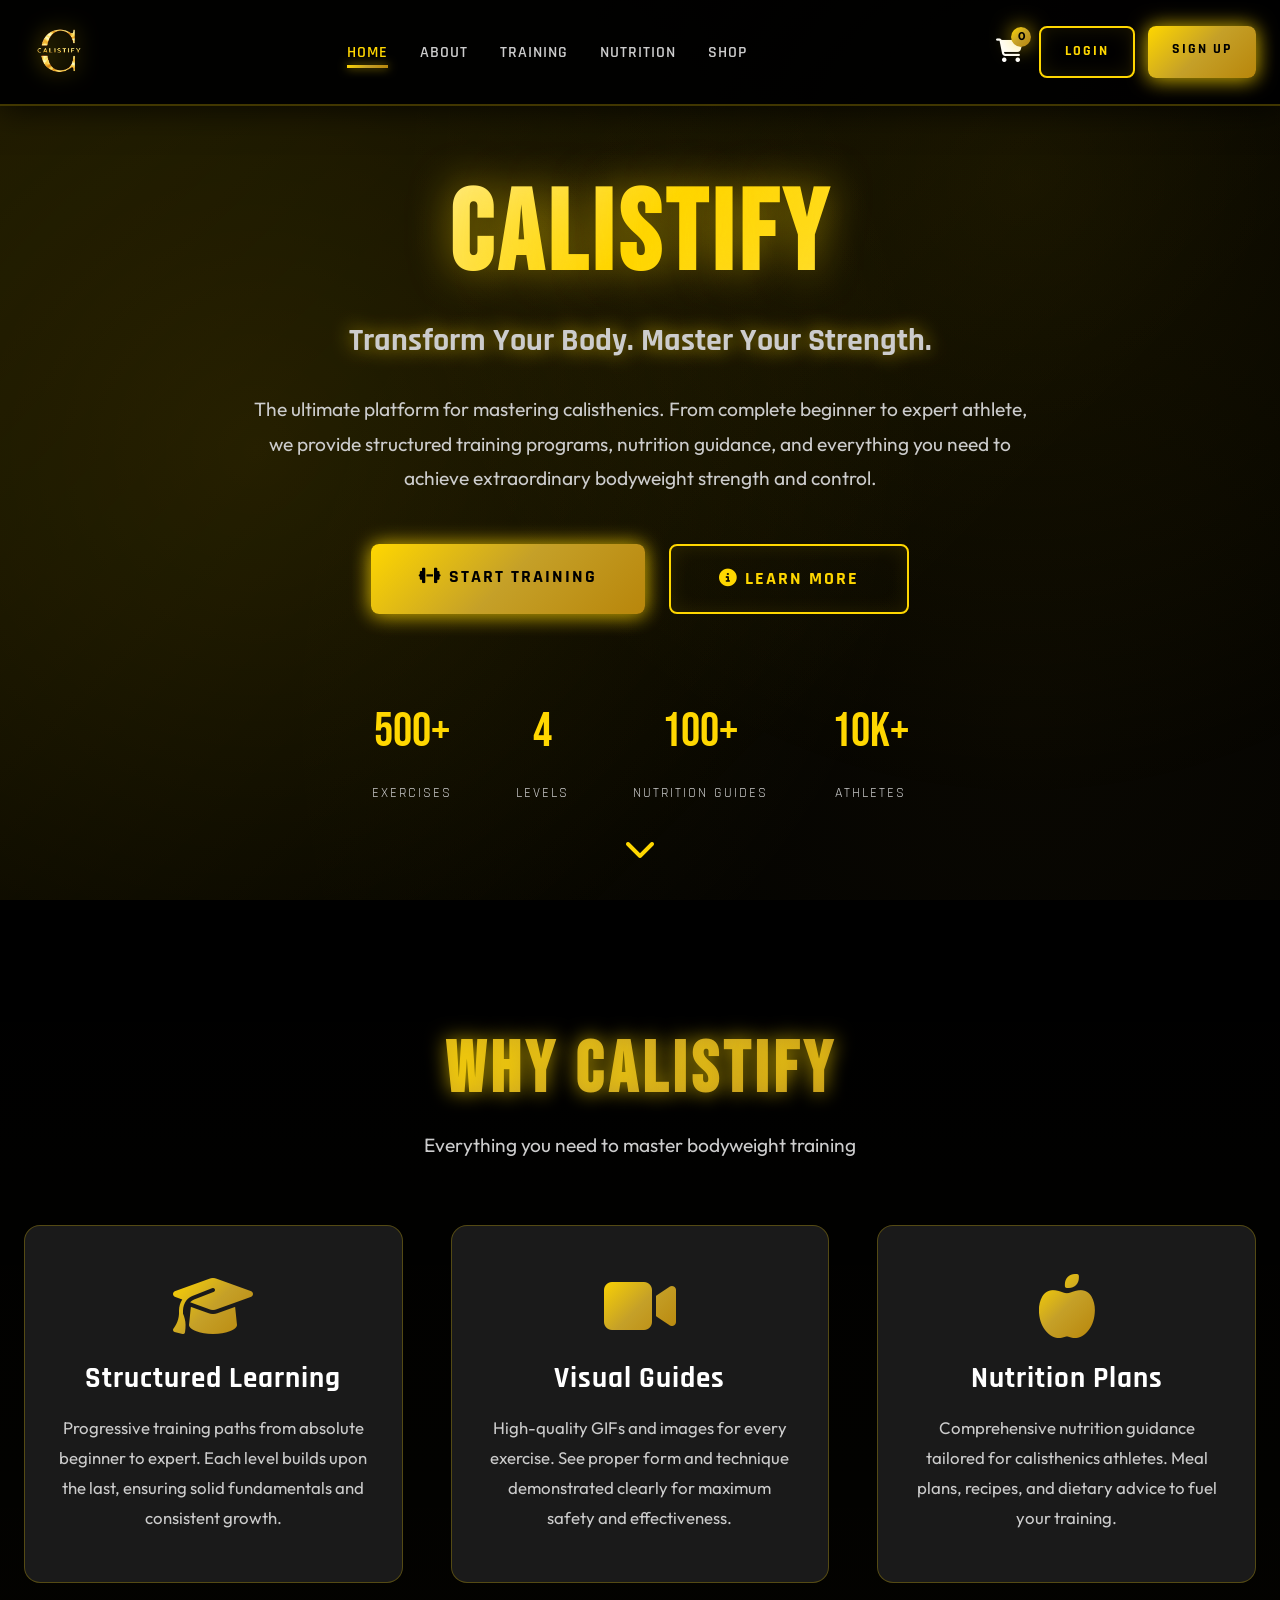
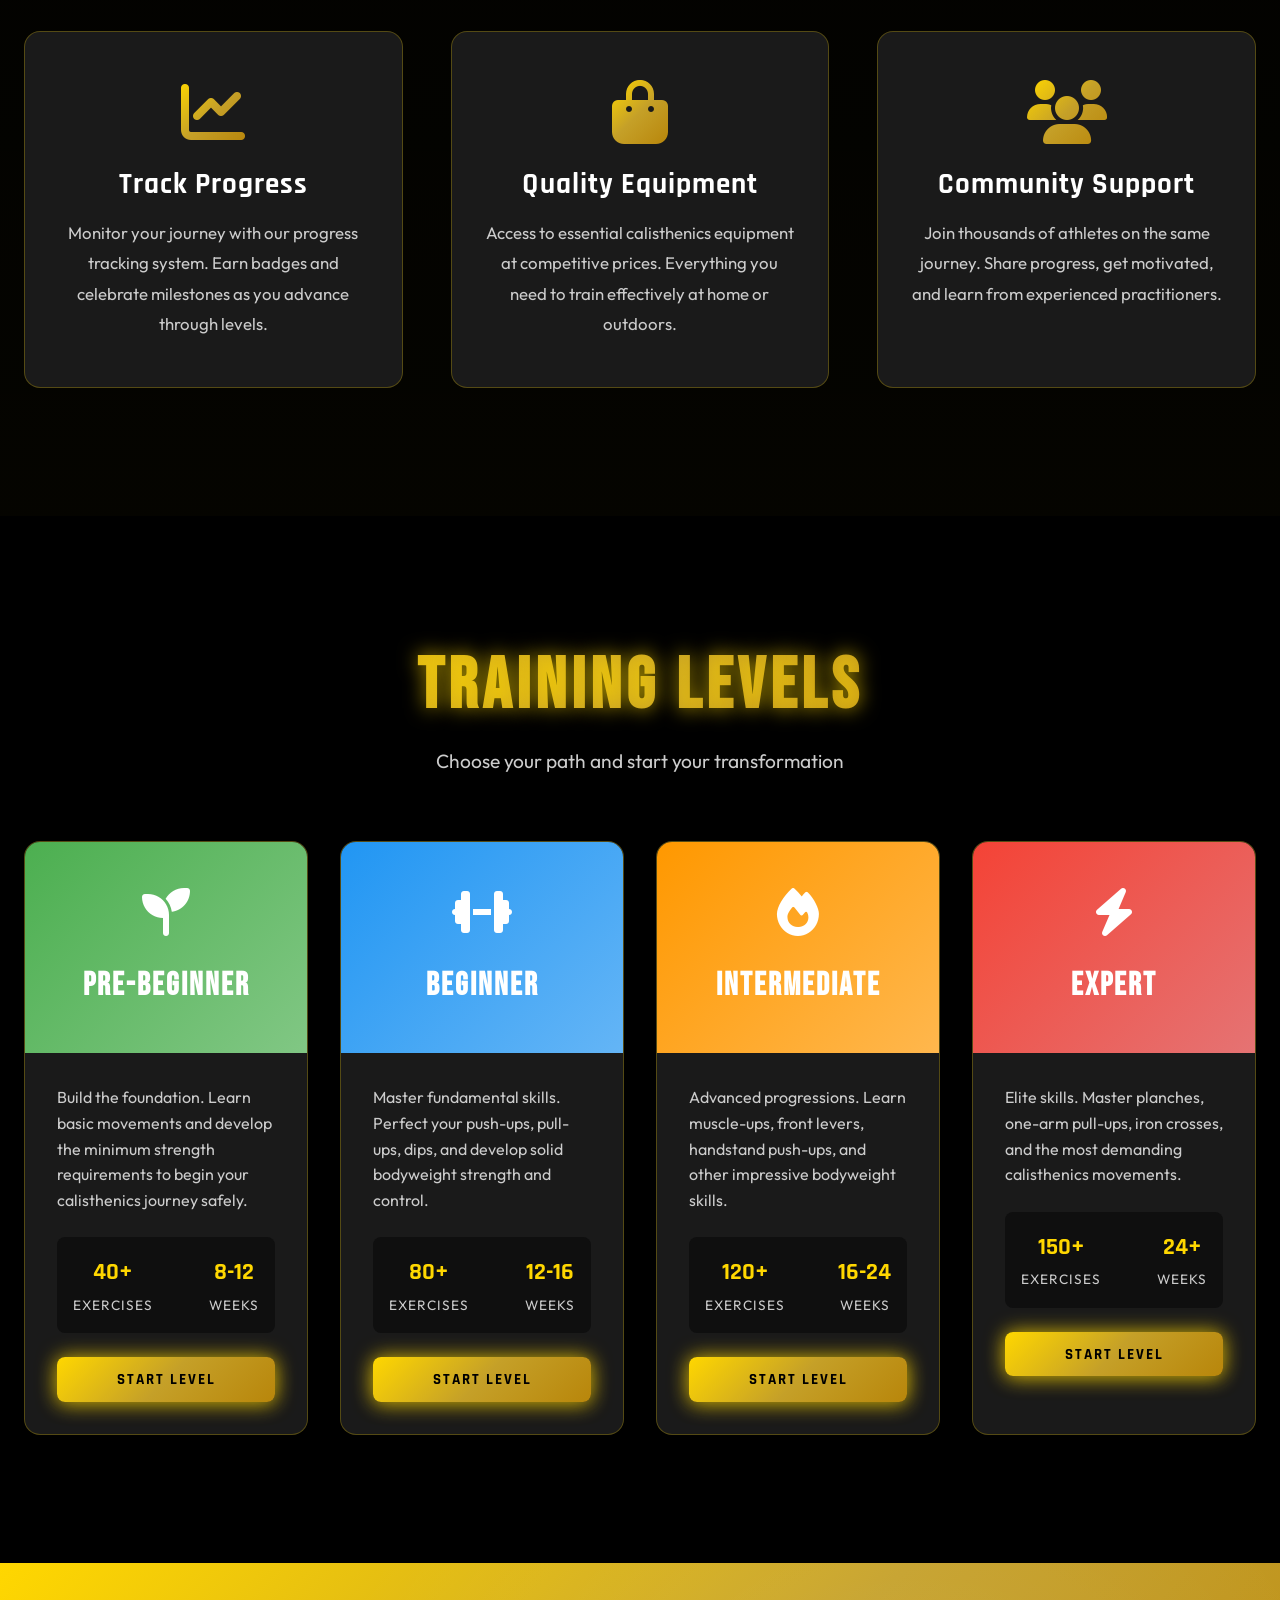
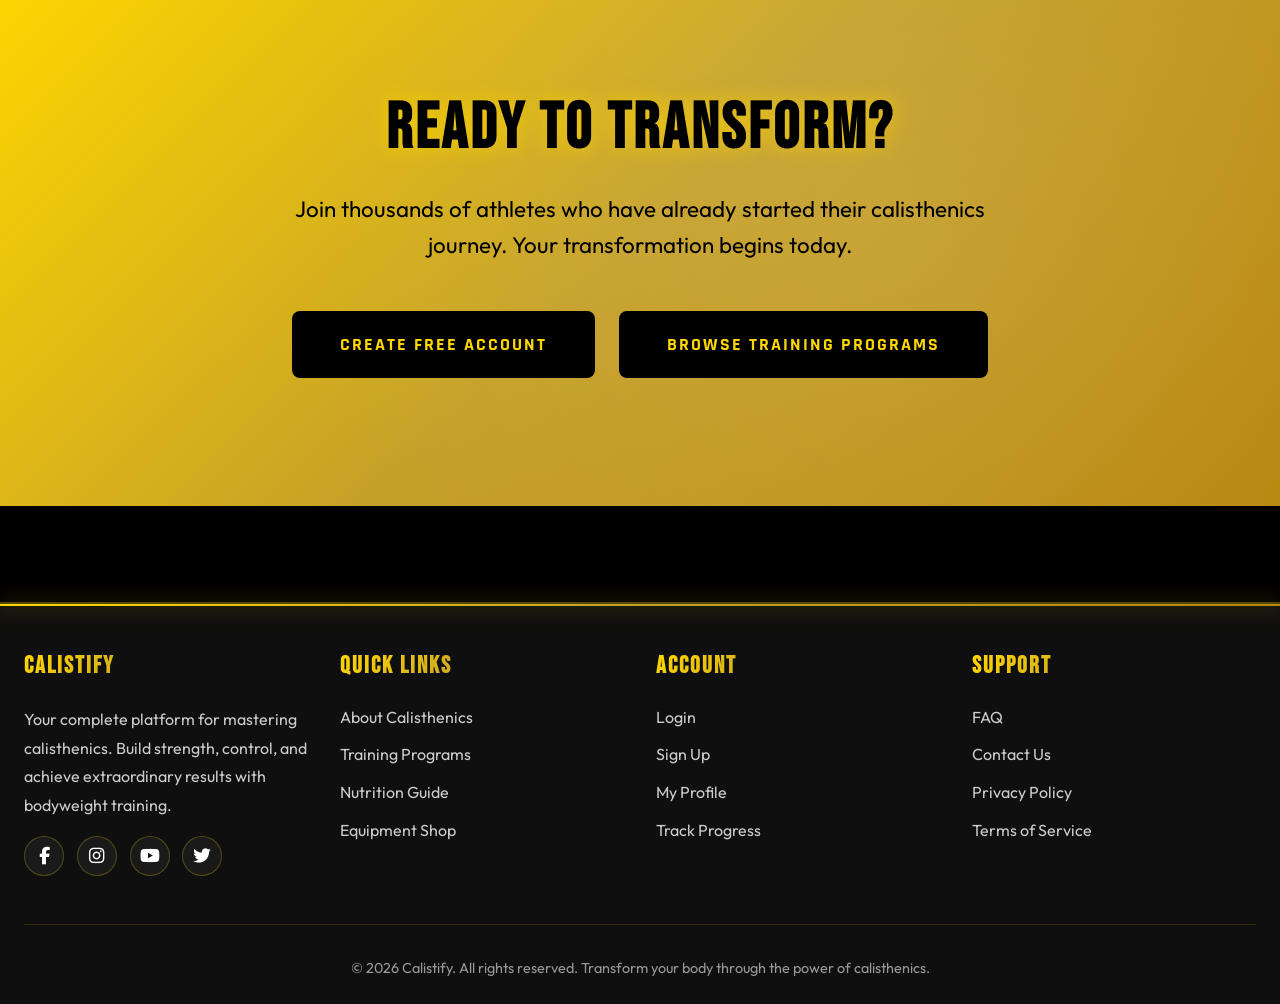
<file: Calistify/index.html>
<!DOCTYPE html>
<html lang="en">
<head>
  <meta charset="UTF-8">
  <meta name="viewport" content="width=device-width, initial-scale=1.0">
  <title>CALISTIFY - Transform Your Body with Calisthenics</title>
  <link rel="stylesheet" href="css/styles.css">
  <link rel="stylesheet" href="css/animations.css">
  <link rel="stylesheet" href="https://cdnjs.cloudflare.com/ajax/libs/font-awesome/6.4.0/css/all.min.css">
  
</head>
<body>
  <!-- Mobile Navigation -->
  <div class="mobile-nav" id="mobileNav">
    <div class="mobile-nav-header">
      <div class="mobile-nav-logo">CALISTIFY</div>
      <button class="mobile-nav-close" onclick="closeMobileNav()"><i class="fas fa-times"></i></button>
    </div>

    <nav class="mobile-nav-links" id="mobileNavLinks">
      <a href="index.html" onclick="closeMobileNav()">
        <span class="nav-icon"><i class="fas fa-house"></i></span> Home
      </a>
      <a href="about.html" onclick="closeMobileNav()">
        <span class="nav-icon"><i class="fas fa-circle-info"></i></span> About
      </a>
      <a href="training.html" onclick="closeMobileNav()">
        <span class="nav-icon"><i class="fas fa-dumbbell"></i></span> Training
      </a>
      <a href="nutrition.html" onclick="closeMobileNav()">
        <span class="nav-icon"><i class="fas fa-apple-whole"></i></span> Nutrition
      </a>
      <a href="shop.html" onclick="closeMobileNav()">
        <span class="nav-icon"><i class="fas fa-bag-shopping"></i></span> Shop
      </a>
    </nav>

    <div class="mobile-nav-divider"></div>

    <div class="mobile-nav-actions">
      <a href="login.html" class="btn btn-outline" onclick="closeMobileNav()">Login</a>
      <a href="register.html" class="btn btn-primary" onclick="closeMobileNav()">Sign Up</a>
    </div>
  </div>


  <nav class="navbar">
    <div class="nav-container">
      <div class="logo"><img src="images/Calistify logo.png" alt="Calistify" class="logo-img"></div>
      <ul class="nav-links">
        <li><a href="index.html" class="active">Home</a></li>
        <li><a href="about.html">About</a></li>
        <li><a href="training.html">Training</a></li>
        <li><a href="nutrition.html">Nutrition</a></li>
        <li><a href="shop.html">Shop</a></li>
      </ul>
      <div class="user-actions">
        <button class="hamburger" id="hamburgerBtn" onclick="toggleMobileNav()" aria-label="Menu"><span></span><span></span><span></span></button>
        <div class="cart-icon" onclick="window.location.href='cart.html'">
          <i class="fas fa-shopping-cart" style="font-size: 1.5rem;"></i>
          <span class="cart-count">0</span>
        </div>
        <div class="auth-buttons">
          <a href="login.html" class="btn btn-outline">Login</a>
          <a href="register.html" class="btn btn-primary">Sign Up</a>
        </div>
      </div>
    </div>
  </nav>

  <!-- Hero Section -->
  <section class="hero">
    <div class="hero-content">
      <h1 class="hero-title">CALISTIFY</h1>
      <h2 class="hero-subtitle">Transform Your Body. Master Your Strength.</h2>
      <p class="hero-description">
        The ultimate platform for mastering calisthenics. From complete beginner to expert athlete, 
        we provide structured training programs, nutrition guidance, and everything you need to achieve 
        extraordinary bodyweight strength and control.
      </p>
      <div class="hero-cta">
        <a href="training.html" class="btn btn-primary" style="font-size: 1.1rem; padding: 1.2rem 3rem;">
          <i class="fas fa-dumbbell"></i> Start Training
        </a>
        <a href="about.html" class="btn btn-outline" style="font-size: 1.1rem; padding: 1.2rem 3rem;">
          <i class="fas fa-info-circle"></i> Learn More
        </a>
      </div>
      
      <div class="stats-bar">
        <div class="stat-item">
          <span class="stat-number">500+</span>
          <span class="stat-label">Exercises</span>
        </div>
        <div class="stat-item">
          <span class="stat-number">4</span>
          <span class="stat-label">Levels</span>
        </div>
        <div class="stat-item">
          <span class="stat-number">100+</span>
          <span class="stat-label">Nutrition Guides</span>
        </div>
        <div class="stat-item">
          <span class="stat-number">10K+</span>
          <span class="stat-label">Athletes</span>
        </div>
      </div>
    </div>
    <div class="scroll-indicator">
      <i class="fas fa-chevron-down"></i>
    </div>
  </section>

  <!-- Features Section -->
  <section class="features">
    <div class="container">
      <h2 class="section-title">WHY CALISTIFY</h2>
      <p class="section-subtitle">Everything you need to master bodyweight training</p>
      
      <div class="feature-grid">
        <div class="feature-card">
          <i class="fas fa-graduation-cap feature-icon"></i>
          <h3 class="feature-title">Structured Learning</h3>
          <p class="feature-description">
            Progressive training paths from absolute beginner to expert. Each level builds upon the last, 
            ensuring solid fundamentals and consistent growth.
          </p>
        </div>

        <div class="feature-card">
          <i class="fas fa-video feature-icon"></i>
          <h3 class="feature-title">Visual Guides</h3>
          <p class="feature-description">
            High-quality GIFs and images for every exercise. See proper form and technique demonstrated 
            clearly for maximum safety and effectiveness.
          </p>
        </div>

        <div class="feature-card">
          <i class="fas fa-apple-alt feature-icon"></i>
          <h3 class="feature-title">Nutrition Plans</h3>
          <p class="feature-description">
            Comprehensive nutrition guidance tailored for calisthenics athletes. Meal plans, recipes, 
            and dietary advice to fuel your training.
          </p>
        </div>

        <div class="feature-card">
          <i class="fas fa-chart-line feature-icon"></i>
          <h3 class="feature-title">Track Progress</h3>
          <p class="feature-description">
            Monitor your journey with our progress tracking system. Earn badges and celebrate milestones 
            as you advance through levels.
          </p>
        </div>

        <div class="feature-card">
          <i class="fas fa-shopping-bag feature-icon"></i>
          <h3 class="feature-title">Quality Equipment</h3>
          <p class="feature-description">
            Access to essential calisthenics equipment at competitive prices. Everything you need 
            to train effectively at home or outdoors.
          </p>
        </div>

        <div class="feature-card">
          <i class="fas fa-users feature-icon"></i>
          <h3 class="feature-title">Community Support</h3>
          <p class="feature-description">
            Join thousands of athletes on the same journey. Share progress, get motivated, 
            and learn from experienced practitioners.
          </p>
        </div>
      </div>
    </div>
  </section>

  <!-- Levels Overview -->
  <section class="levels-overview">
    <div class="container">
      <h2 class="section-title">TRAINING LEVELS</h2>
      <p class="section-subtitle">Choose your path and start your transformation</p>
      
      <div class="levels-grid">
        <div class="level-card" onclick="window.location.href='pre-beginner.html'">
          <div class="level-header pre-beginner">
            <div class="level-icon"><i class="fas fa-seedling" style="font-size:inherit;color:inherit;"></i></div>
            <h3 class="level-title">PRE-BEGINNER</h3>
          </div>
          <div class="level-body">
            <p class="level-description">
              Build the foundation. Learn basic movements and develop the minimum strength requirements 
              to begin your calisthenics journey safely.
            </p>
            <div class="level-stats">
              <div class="level-stat">
                <span class="level-stat-value">40+</span>
                <span class="level-stat-label">Exercises</span>
              </div>
              <div class="level-stat">
                <span class="level-stat-value">8-12</span>
                <span class="level-stat-label">Weeks</span>
              </div>
            </div>
            <button class="btn btn-primary" style="width: 100%;">Start Level</button>
          </div>
        </div>

        <div class="level-card" onclick="window.location.href='beginner.html'">
          <div class="level-header beginner">
            <div class="level-icon"><i class="fas fa-dumbbell" style="font-size:inherit;color:inherit;"></i></div>
            <h3 class="level-title">BEGINNER</h3>
          </div>
          <div class="level-body">
            <p class="level-description">
              Master fundamental skills. Perfect your push-ups, pull-ups, dips, and develop 
              solid bodyweight strength and control.
            </p>
            <div class="level-stats">
              <div class="level-stat">
                <span class="level-stat-value">80+</span>
                <span class="level-stat-label">Exercises</span>
              </div>
              <div class="level-stat">
                <span class="level-stat-value">12-16</span>
                <span class="level-stat-label">Weeks</span>
              </div>
            </div>
            <button class="btn btn-primary" style="width: 100%;">Start Level</button>
          </div>
        </div>

        <div class="level-card" onclick="window.location.href='intermediate.html'">
          <div class="level-header intermediate">
            <div class="level-icon"><i class="fas fa-fire" style="font-size:inherit;color:inherit;"></i></div>
            <h3 class="level-title">INTERMEDIATE</h3>
          </div>
          <div class="level-body">
            <p class="level-description">
              Advanced progressions. Learn muscle-ups, front levers, handstand push-ups, 
              and other impressive bodyweight skills.
            </p>
            <div class="level-stats">
              <div class="level-stat">
                <span class="level-stat-value">120+</span>
                <span class="level-stat-label">Exercises</span>
              </div>
              <div class="level-stat">
                <span class="level-stat-value">16-24</span>
                <span class="level-stat-label">Weeks</span>
              </div>
            </div>
            <button class="btn btn-primary" style="width: 100%;">Start Level</button>
          </div>
        </div>

        <div class="level-card" onclick="window.location.href='expert.html'">
          <div class="level-header expert">
            <div class="level-icon"><i class="fas fa-bolt" style="font-size:inherit;color:inherit;"></i></div>
            <h3 class="level-title">EXPERT</h3>
          </div>
          <div class="level-body">
            <p class="level-description">
              Elite skills. Master planches, one-arm pull-ups, iron crosses, and the most 
              demanding calisthenics movements.
            </p>
            <div class="level-stats">
              <div class="level-stat">
                <span class="level-stat-value">150+</span>
                <span class="level-stat-label">Exercises</span>
              </div>
              <div class="level-stat">
                <span class="level-stat-value">24+</span>
                <span class="level-stat-label">Weeks</span>
              </div>
            </div>
            <button class="btn btn-primary" style="width: 100%;">Start Level</button>
          </div>
        </div>
      </div>
    </div>
  </section>

  <!-- CTA Section -->
  <section class="cta-section">
    <div class="container">
      <div class="cta-content">
        <h2 class="cta-title">READY TO TRANSFORM?</h2>
        <p class="cta-description">
          Join thousands of athletes who have already started their calisthenics journey. 
          Your transformation begins today.
        </p>
        <div class="cta-buttons">
          <a href="register.html" class="btn">Create Free Account</a>
          <a href="training.html" class="btn">Browse Training Programs</a>
        </div>
      </div>
    </div>
  </section>

  <!-- Footer -->
  <footer class="footer">
    <div class="container">
      <div class="footer-content">
        <div class="footer-section">
          <h3>CALISTIFY</h3>
          <p style="color: var(--text-secondary); margin-top: 1rem; line-height: 1.8;">
            Your complete platform for mastering calisthenics. Build strength, control, and achieve 
            extraordinary results with bodyweight training.
          </p>
          <div class="social-links">
            <a href="#"><i class="fab fa-facebook-f"></i></a>
            <a href="#"><i class="fab fa-instagram"></i></a>
            <a href="#"><i class="fab fa-youtube"></i></a>
            <a href="#"><i class="fab fa-twitter"></i></a>
          </div>
        </div>

        <div class="footer-section">
          <h3>Quick Links</h3>
          <ul>
            <li><a href="about.html">About Calisthenics</a></li>
            <li><a href="training.html">Training Programs</a></li>
            <li><a href="nutrition.html">Nutrition Guide</a></li>
            <li><a href="shop.html">Equipment Shop</a></li>
          </ul>
        </div>

        <div class="footer-section">
          <h3>Account</h3>
          <ul>
            <li><a href="login.html">Login</a></li>
            <li><a href="register.html">Sign Up</a></li>
            <li><a href="profile.html">My Profile</a></li>
            <li><a href="progress.html">Track Progress</a></li>
          </ul>
        </div>

        <div class="footer-section">
          <h3>Support</h3>
          <ul>
            <li><a href="#">FAQ</a></li>
            <li><a href="#">Contact Us</a></li>
            <li><a href="#">Privacy Policy</a></li>
            <li><a href="#">Terms of Service</a></li>
          </ul>
        </div>
      </div>

      <div class="footer-bottom">
        <p>&copy; 2026 Calistify. All rights reserved. Transform your body through the power of calisthenics.</p>
      </div>
    </div>
  </footer>

  <script src="js/main.js"></script>

  

</body>
</html>
</file>
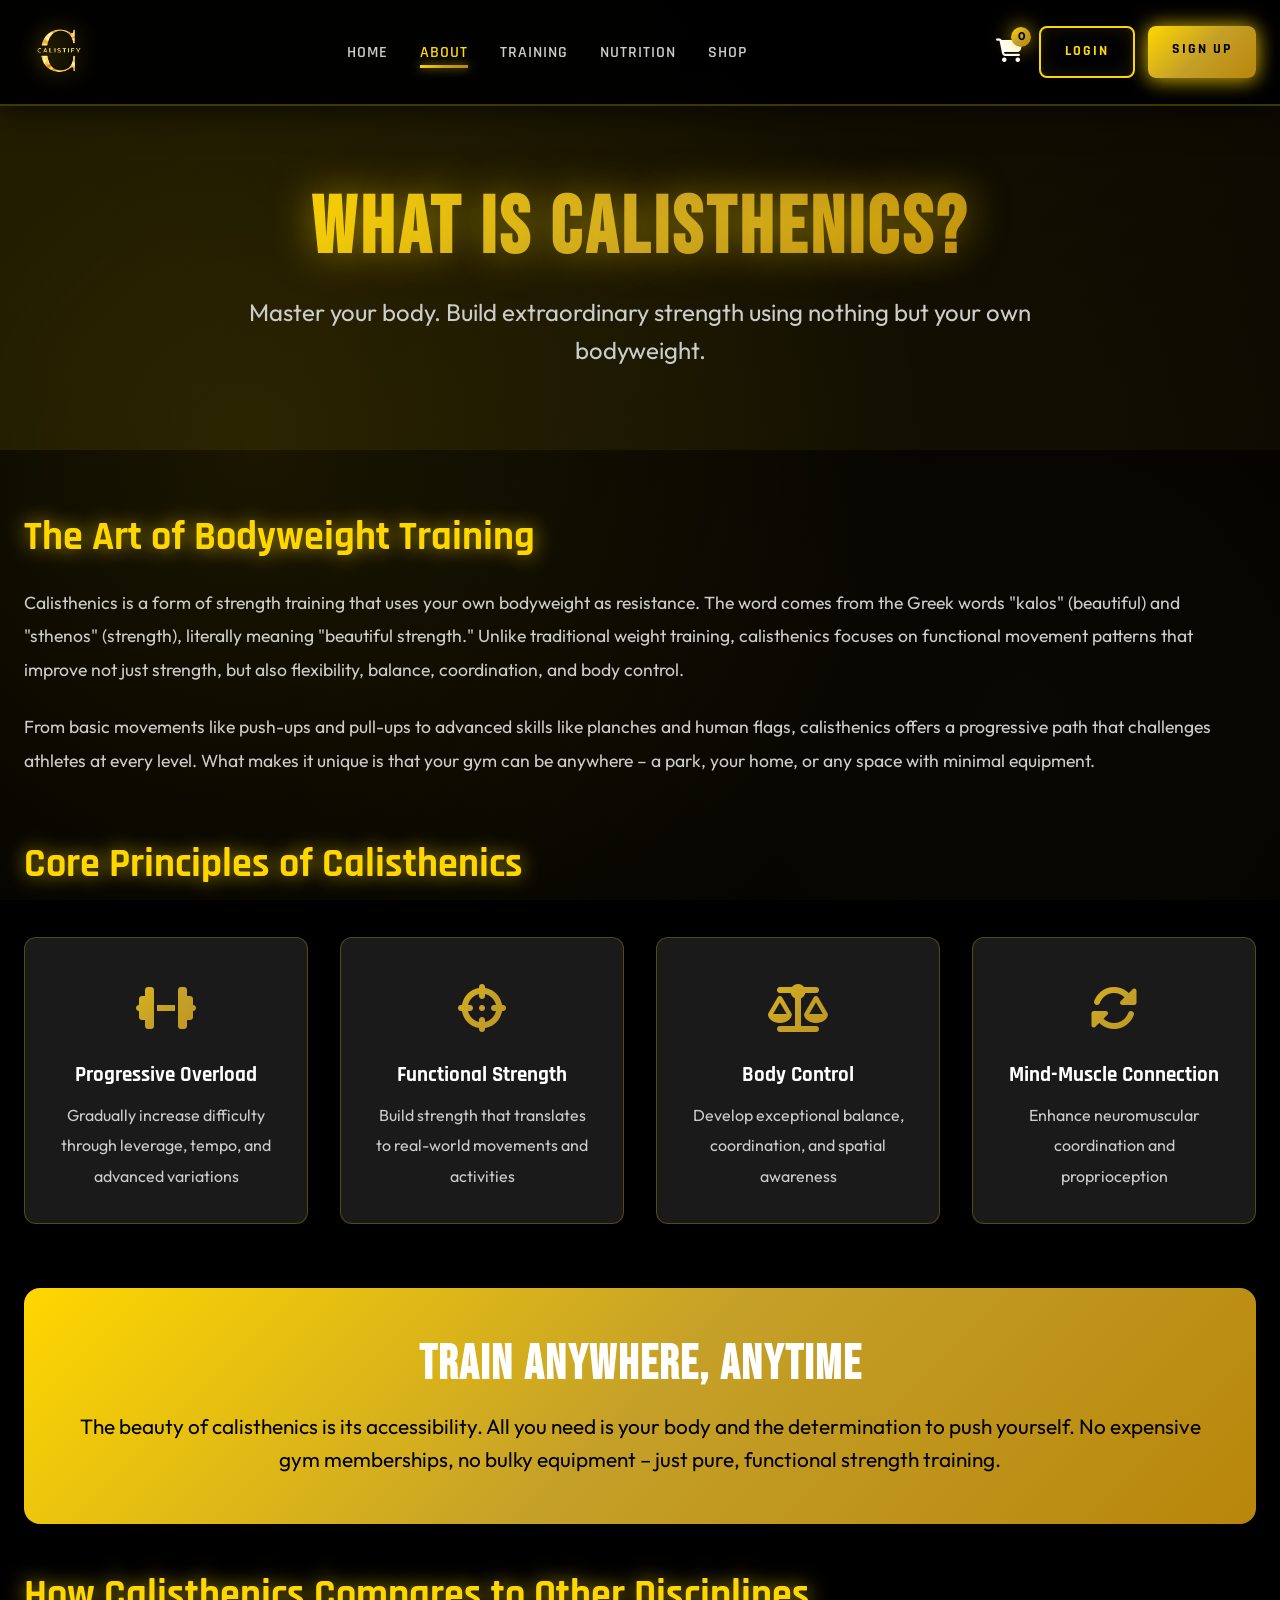
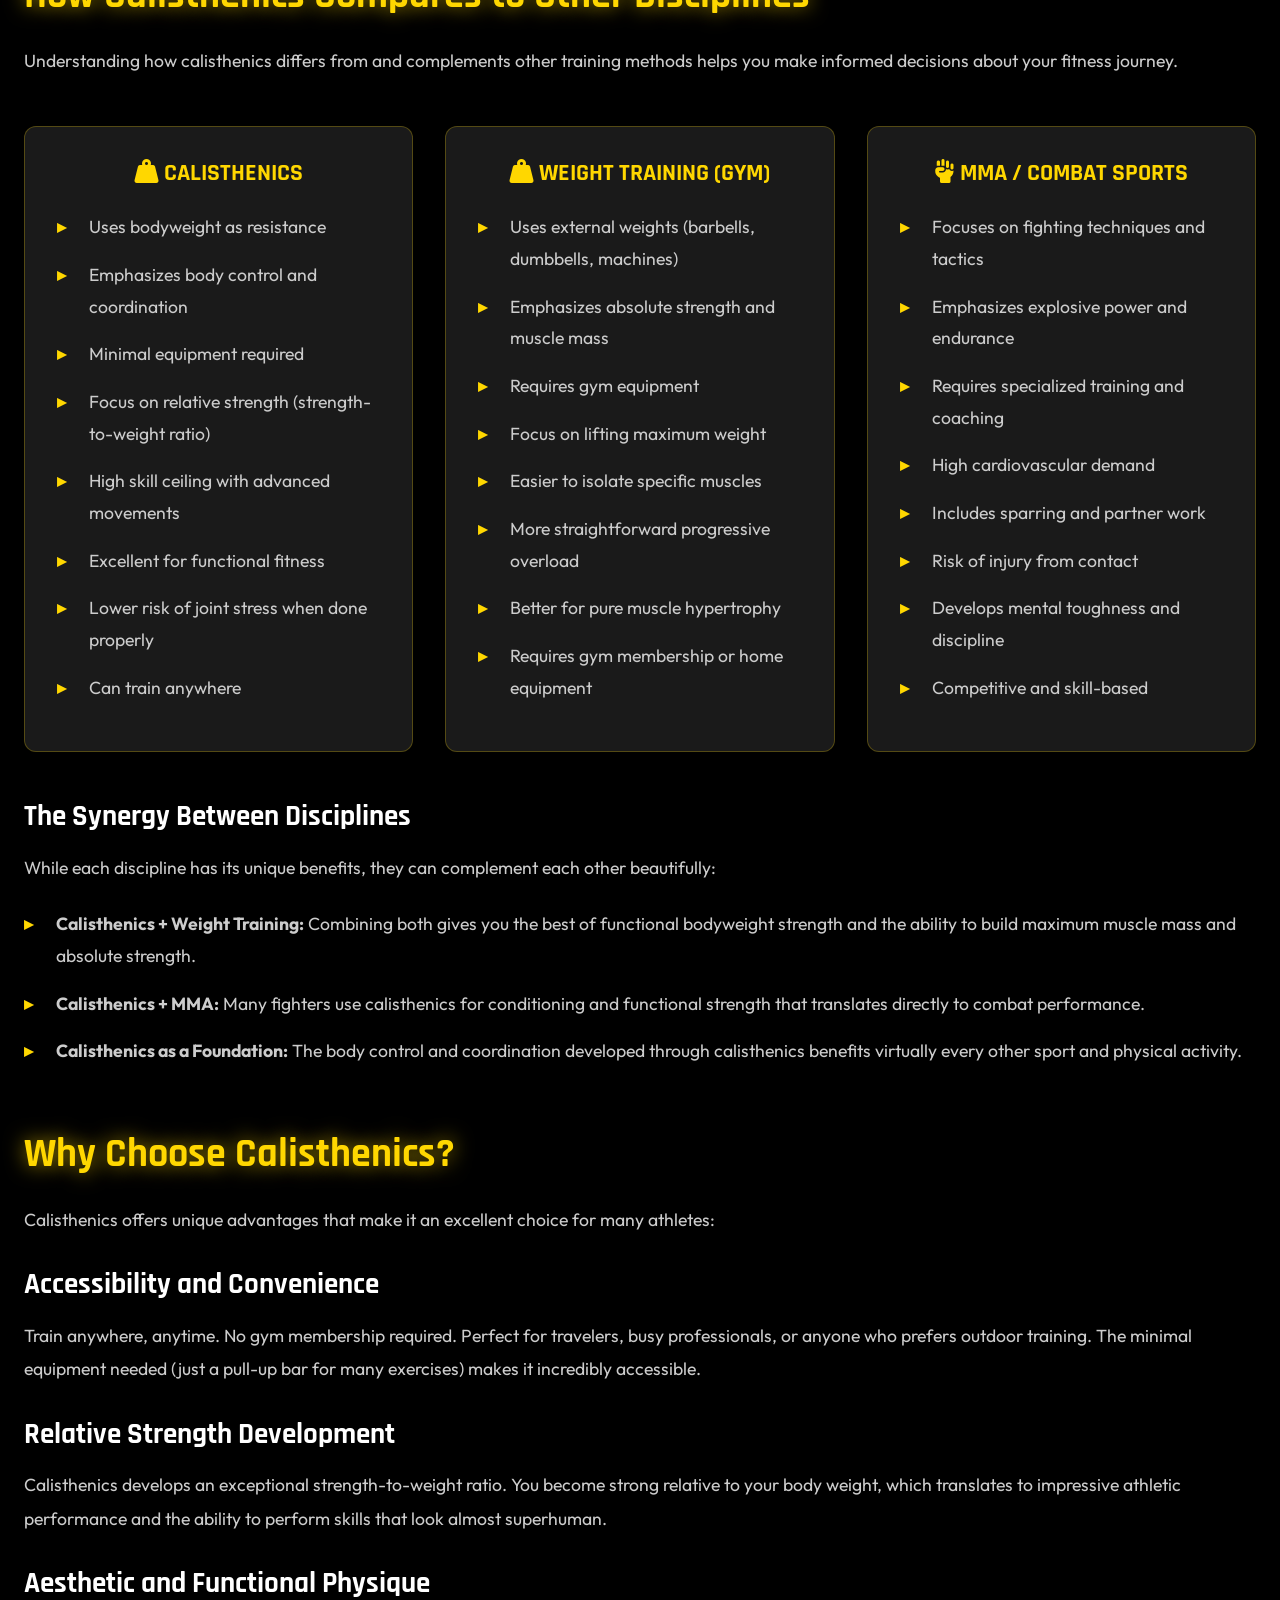
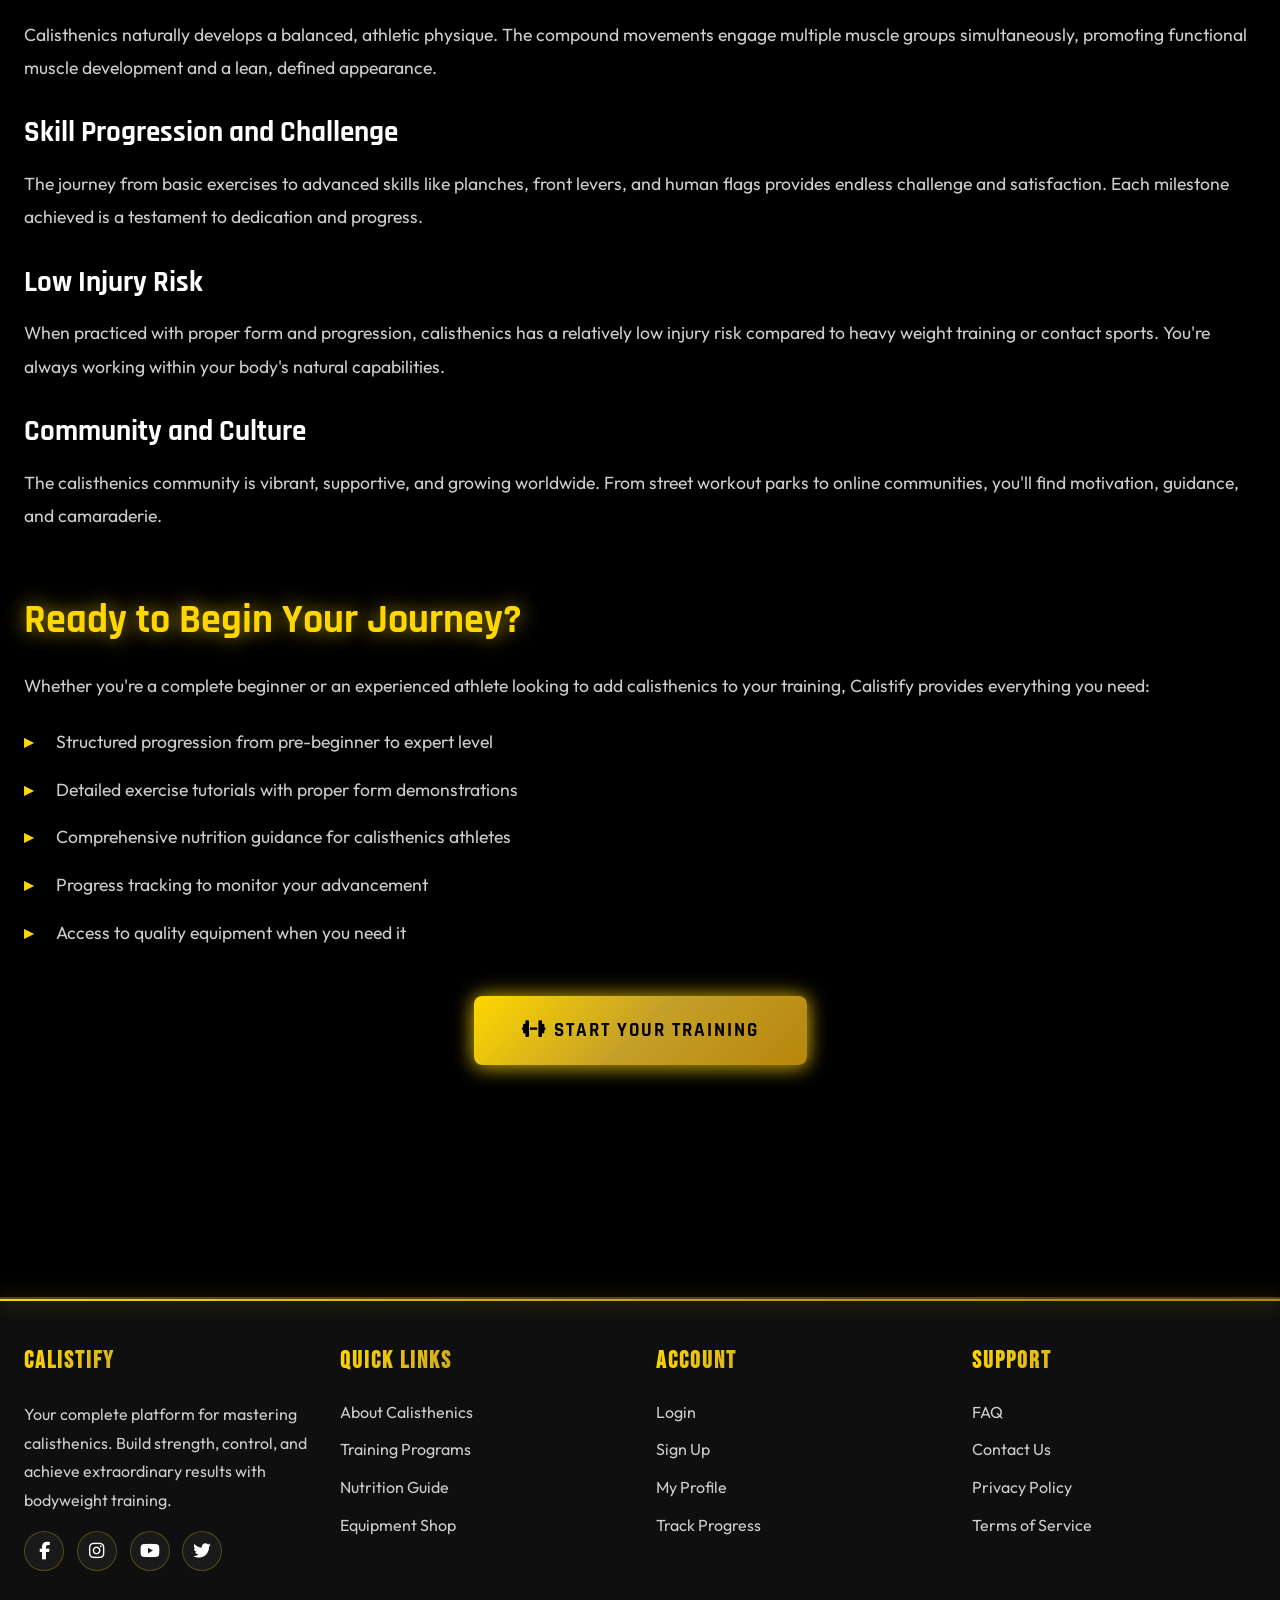
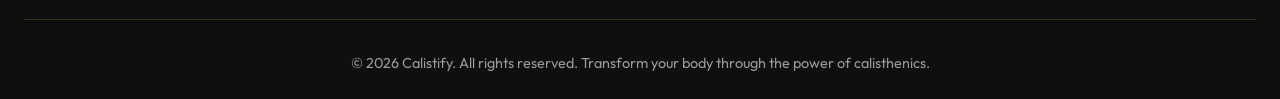
<file: Calistify/about.html>
<!DOCTYPE html>
<html lang="en">
<head>
  <meta charset="UTF-8">
  <meta name="viewport" content="width=device-width, initial-scale=1.0">
  <title>About Calisthenics - CALISTIFY</title>
  <link rel="stylesheet" href="css/styles.css">
  <link rel="stylesheet" href="css/animations.css">
  <link rel="stylesheet" href="https://cdnjs.cloudflare.com/ajax/libs/font-awesome/6.4.0/css/all.min.css">
</head>
<body>
  <!-- Mobile Navigation -->
  <div class="mobile-nav" id="mobileNav">
    <div class="mobile-nav-header">
      <div class="mobile-nav-logo">CALISTIFY</div>
      <button class="mobile-nav-close" onclick="closeMobileNav()"><i class="fas fa-times"></i></button>
    </div>
    <nav class="mobile-nav-links" id="mobileNavLinks">
      <a href="index.html" onclick="closeMobileNav()">
        <span class="nav-icon"><i class="fas fa-house"></i></span> Home
      </a>
      <a href="about.html" onclick="closeMobileNav()">
        <span class="nav-icon"><i class="fas fa-circle-info"></i></span> About
      </a>
      <a href="training.html" onclick="closeMobileNav()">
        <span class="nav-icon"><i class="fas fa-dumbbell"></i></span> Training
      </a>
      <a href="nutrition.html" onclick="closeMobileNav()">
        <span class="nav-icon"><i class="fas fa-apple-whole"></i></span> Nutrition
      </a>
      <a href="shop.html" onclick="closeMobileNav()">
        <span class="nav-icon"><i class="fas fa-bag-shopping"></i></span> Shop
      </a>
    </nav>
    <div class="mobile-nav-divider"></div>
    <div class="mobile-nav-actions">
      <a href="login.html" class="btn btn-outline" onclick="closeMobileNav()">Login</a>
      <a href="register.html" class="btn btn-primary" onclick="closeMobileNav()">Sign Up</a>
    </div>
  </div>

  <!-- Navigation -->
  <nav class="navbar">
    <div class="nav-container">
      <div class="logo" onclick="window.location.href='index.html'"><img src="images/Calistify logo.png" alt="Calistify" class="logo-img"></div>
      <ul class="nav-links">
        <li><a href="index.html">Home</a></li>
        <li><a href="about.html" class="active">About</a></li>
        <li><a href="training.html">Training</a></li>
        <li><a href="nutrition.html">Nutrition</a></li>
        <li><a href="shop.html">Shop</a></li>
      </ul>
      <div class="user-actions">
        <button class="hamburger" id="hamburgerBtn" onclick="toggleMobileNav()" aria-label="Menu"><span></span><span></span><span></span></button>
        <div class="cart-icon" onclick="window.location.href='cart.html'">
          <i class="fas fa-shopping-cart" style="font-size: 1.5rem;"></i>
          <span class="cart-count">0</span>
        </div>
        <div class="auth-buttons">
          <a href="login.html" class="btn btn-outline">Login</a>
          <a href="register.html" class="btn btn-primary">Sign Up</a>
        </div>
      </div>
    </div>
  </nav>

  <!-- Page Header -->
  <section class="page-header">
    <div class="container">
      <h1 class="text-gradient">WHAT IS CALISTHENICS?</h1>
      <p>Master your body. Build extraordinary strength using nothing but your own bodyweight.</p>
    </div>
  </section>

  <!-- Main Content -->
  <section class="content-section">
    <div class="container">
      <!-- Introduction -->
      <div class="content-block">
        <h2>The Art of Bodyweight Training</h2>
        <p>
          Calisthenics is a form of strength training that uses your own bodyweight as resistance. 
          The word comes from the Greek words "kalos" (beautiful) and "sthenos" (strength), literally 
          meaning "beautiful strength." Unlike traditional weight training, calisthenics focuses on 
          functional movement patterns that improve not just strength, but also flexibility, balance, 
          coordination, and body control.
        </p>
        <p>
          From basic movements like push-ups and pull-ups to advanced skills like planches and human flags, 
          calisthenics offers a progressive path that challenges athletes at every level. What makes it 
          unique is that your gym can be anywhere – a park, your home, or any space with minimal equipment.
        </p>
      </div>

      <!-- Key Principles -->
      <div class="content-block">
        <h2>Core Principles of Calisthenics</h2>
        <div class="benefits-grid">
          <div class="benefit-item">
            <div class="benefit-icon"><i class="fas fa-dumbbell" style="font-size:inherit;color:inherit;"></i></div>
            <h4>Progressive Overload</h4>
            <p>Gradually increase difficulty through leverage, tempo, and advanced variations</p>
          </div>
          <div class="benefit-item">
            <div class="benefit-icon"><i class="fas fa-crosshairs" style="font-size:inherit;color:inherit;"></i></div>
            <h4>Functional Strength</h4>
            <p>Build strength that translates to real-world movements and activities</p>
          </div>
          <div class="benefit-item">
            <div class="benefit-icon"><i class="fas fa-scale-balanced" style="font-size:inherit;color:inherit;"></i></div>
            <h4>Body Control</h4>
            <p>Develop exceptional balance, coordination, and spatial awareness</p>
          </div>
          <div class="benefit-item">
            <div class="benefit-icon"><i class="fas fa-rotate" style="font-size:inherit;color:inherit;"></i></div>
            <h4>Mind-Muscle Connection</h4>
            <p>Enhance neuromuscular coordination and proprioception</p>
          </div>
        </div>
      </div>

      <!-- Highlight Box -->
      <div class="highlight-box">
        <h3>TRAIN ANYWHERE, ANYTIME</h3>
        <p>
          The beauty of calisthenics is its accessibility. All you need is your body and the determination 
          to push yourself. No expensive gym memberships, no bulky equipment – just pure, functional strength training.
        </p>
      </div>

      <!-- Comparison with Other Sports -->
      <div class="content-block">
        <h2>How Calisthenics Compares to Other Disciplines</h2>
        <p>Understanding how calisthenics differs from and complements other training methods helps you make informed decisions about your fitness journey.</p>

        <div class="comparison-grid">
          <div class="comparison-card">
            <h4><i class="fas fa-weight-hanging" style="font-size:inherit;color:inherit;"></i> CALISTHENICS</h4>
            <ul>
              <li>Uses bodyweight as resistance</li>
              <li>Emphasizes body control and coordination</li>
              <li>Minimal equipment required</li>
              <li>Focus on relative strength (strength-to-weight ratio)</li>
              <li>High skill ceiling with advanced movements</li>
              <li>Excellent for functional fitness</li>
              <li>Lower risk of joint stress when done properly</li>
              <li>Can train anywhere</li>
            </ul>
          </div>
          <div class="comparison-card">
            <h4><i class="fas fa-weight-hanging" style="font-size:inherit;color:inherit;"></i> WEIGHT TRAINING (GYM)</h4>
            <ul>
              <li>Uses external weights (barbells, dumbbells, machines)</li>
              <li>Emphasizes absolute strength and muscle mass</li>
              <li>Requires gym equipment</li>
              <li>Focus on lifting maximum weight</li>
              <li>Easier to isolate specific muscles</li>
              <li>More straightforward progressive overload</li>
              <li>Better for pure muscle hypertrophy</li>
              <li>Requires gym membership or home equipment</li>
            </ul>
          </div>
          <div class="comparison-card">
            <h4><i class="fas fa-fist-raised" style="font-size:inherit;color:inherit;"></i> MMA / COMBAT SPORTS</h4>
            <ul>
              <li>Focuses on fighting techniques and tactics</li>
              <li>Emphasizes explosive power and endurance</li>
              <li>Requires specialized training and coaching</li>
              <li>High cardiovascular demand</li>
              <li>Includes sparring and partner work</li>
              <li>Risk of injury from contact</li>
              <li>Develops mental toughness and discipline</li>
              <li>Competitive and skill-based</li>
            </ul>
          </div>
        </div>

        <h3>The Synergy Between Disciplines</h3>
        <p>While each discipline has its unique benefits, they can complement each other beautifully:</p>
        <ul>
          <li><strong>Calisthenics + Weight Training:</strong> Combining both gives you the best of functional bodyweight strength and the ability to build maximum muscle mass and absolute strength.</li>
          <li><strong>Calisthenics + MMA:</strong> Many fighters use calisthenics for conditioning and functional strength that translates directly to combat performance.</li>
          <li><strong>Calisthenics as a Foundation:</strong> The body control and coordination developed through calisthenics benefits virtually every other sport and physical activity.</li>
        </ul>
      </div>

      <!-- Why Choose Calisthenics -->
      <div class="content-block">
        <h2>Why Choose Calisthenics?</h2>
        <p>Calisthenics offers unique advantages that make it an excellent choice for many athletes:</p>
        <h3>Accessibility and Convenience</h3>
        <p>Train anywhere, anytime. No gym membership required. Perfect for travelers, busy professionals, or anyone who prefers outdoor training. The minimal equipment needed (just a pull-up bar for many exercises) makes it incredibly accessible.</p>
        <h3>Relative Strength Development</h3>
        <p>Calisthenics develops an exceptional strength-to-weight ratio. You become strong relative to your body weight, which translates to impressive athletic performance and the ability to perform skills that look almost superhuman.</p>
        <h3>Aesthetic and Functional Physique</h3>
        <p>Calisthenics naturally develops a balanced, athletic physique. The compound movements engage multiple muscle groups simultaneously, promoting functional muscle development and a lean, defined appearance.</p>
        <h3>Skill Progression and Challenge</h3>
        <p>The journey from basic exercises to advanced skills like planches, front levers, and human flags provides endless challenge and satisfaction. Each milestone achieved is a testament to dedication and progress.</p>
        <h3>Low Injury Risk</h3>
        <p>When practiced with proper form and progression, calisthenics has a relatively low injury risk compared to heavy weight training or contact sports. You're always working within your body's natural capabilities.</p>
        <h3>Community and Culture</h3>
        <p>The calisthenics community is vibrant, supportive, and growing worldwide. From street workout parks to online communities, you'll find motivation, guidance, and camaraderie.</p>
      </div>

      <!-- Getting Started -->
      <div class="content-block">
        <h2>Ready to Begin Your Journey?</h2>
        <p>Whether you're a complete beginner or an experienced athlete looking to add calisthenics to your training, Calistify provides everything you need:</p>
        <ul>
          <li>Structured progression from pre-beginner to expert level</li>
          <li>Detailed exercise tutorials with proper form demonstrations</li>
          <li>Comprehensive nutrition guidance for calisthenics athletes</li>
          <li>Progress tracking to monitor your advancement</li>
          <li>Access to quality equipment when you need it</li>
        </ul>
        <div style="text-align: center; margin-top: 3rem;">
          <a href="training.html" class="btn btn-primary" style="font-size: 1.2rem; padding: 1.2rem 3rem;">
            <i class="fas fa-dumbbell"></i> START YOUR TRAINING
          </a>
        </div>
      </div>
    </div>
  </section>

  <!-- Footer -->
  <footer class="footer">
    <div class="container">
      <div class="footer-content">
        <div class="footer-section">
          <h3>CALISTIFY</h3>
          <p style="color: var(--text-secondary); margin-top: 1rem; line-height: 1.8;">Your complete platform for mastering calisthenics. Build strength, control, and achieve extraordinary results with bodyweight training.</p>
          <div class="social-links">
            <a href="#"><i class="fab fa-facebook-f"></i></a>
            <a href="#"><i class="fab fa-instagram"></i></a>
            <a href="#"><i class="fab fa-youtube"></i></a>
            <a href="#"><i class="fab fa-twitter"></i></a>
          </div>
        </div>
        <div class="footer-section">
          <h3>Quick Links</h3>
          <ul>
            <li><a href="about.html">About Calisthenics</a></li>
            <li><a href="training.html">Training Programs</a></li>
            <li><a href="nutrition.html">Nutrition Guide</a></li>
            <li><a href="shop.html">Equipment Shop</a></li>
          </ul>
        </div>
        <div class="footer-section">
          <h3>Account</h3>
          <ul>
            <li><a href="login.html">Login</a></li>
            <li><a href="register.html">Sign Up</a></li>
            <li><a href="profile.html">My Profile</a></li>
            <li><a href="progress.html">Track Progress</a></li>
          </ul>
        </div>
        <div class="footer-section">
          <h3>Support</h3>
          <ul>
            <li><a href="#">FAQ</a></li>
            <li><a href="#">Contact Us</a></li>
            <li><a href="#">Privacy Policy</a></li>
            <li><a href="#">Terms of Service</a></li>
          </ul>
        </div>
      </div>
      <div class="footer-bottom">
        <p>&copy; 2026 Calistify. All rights reserved. Transform your body through the power of calisthenics.</p>
      </div>
    </div>
  </footer>

  <script src="js/main.js"></script>
</body>
</html>
</file>
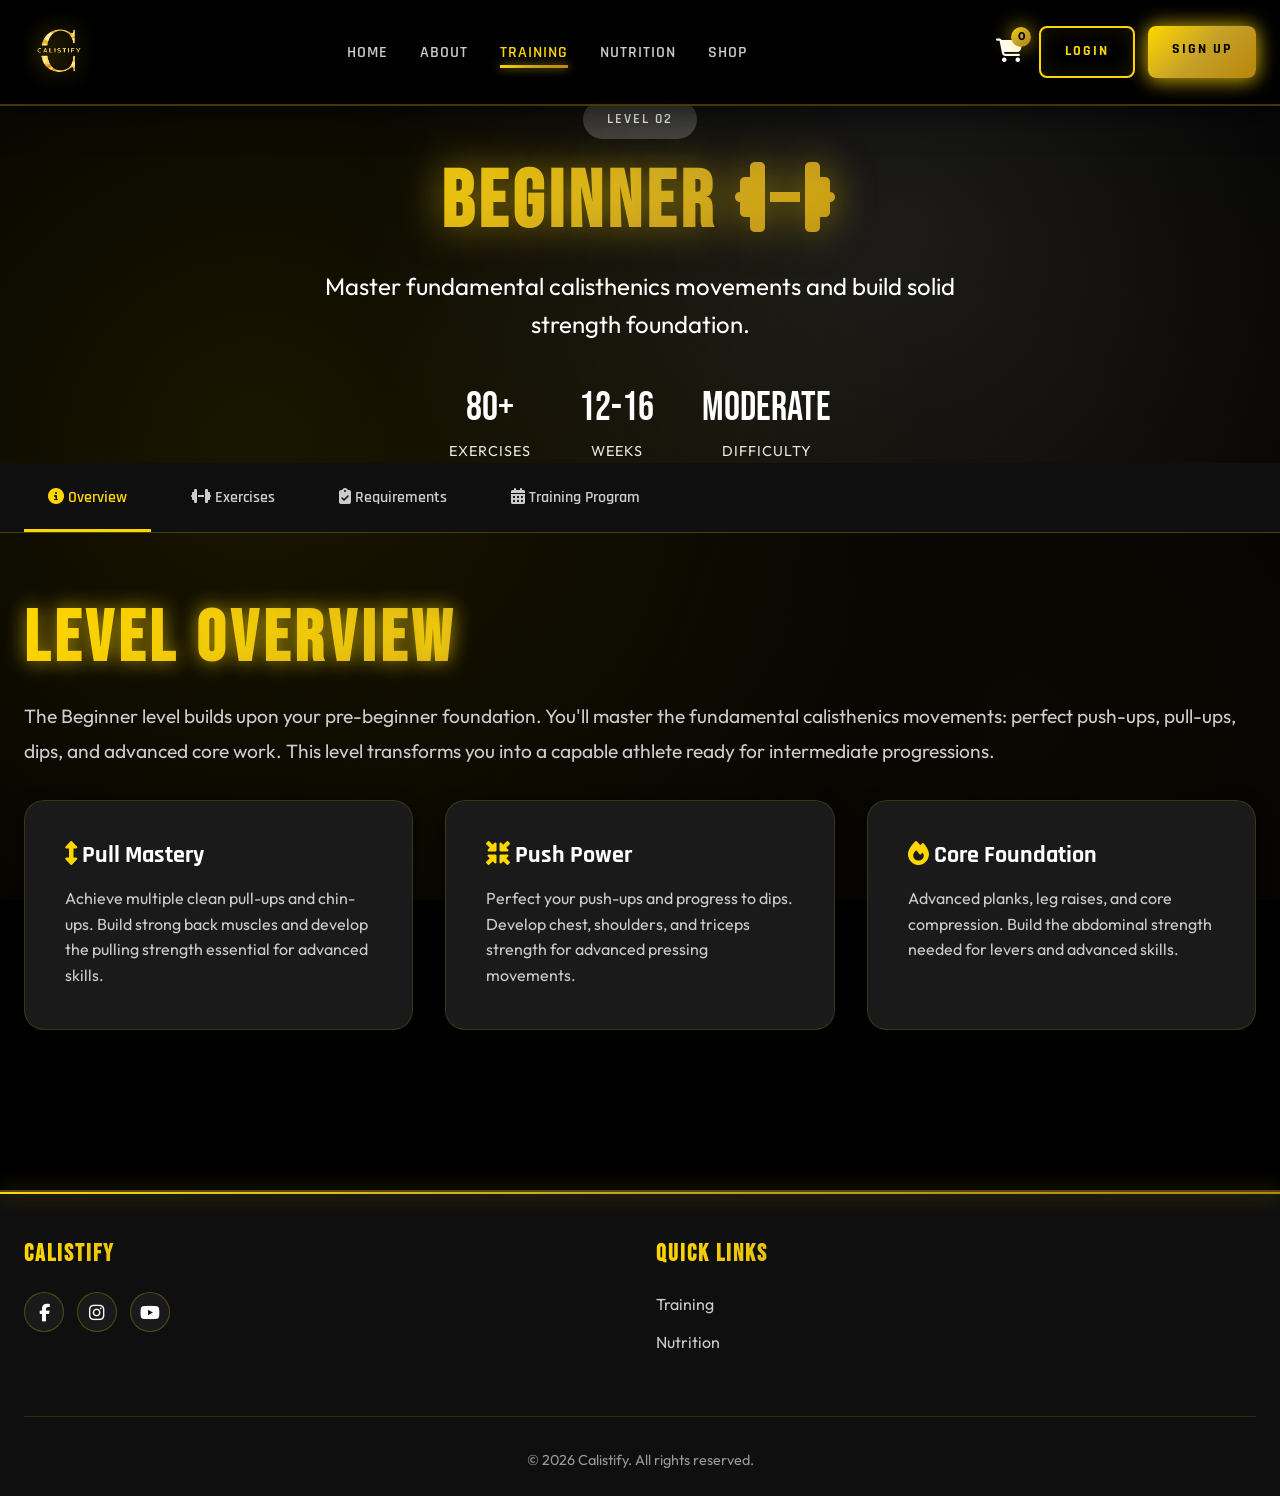
<file: Calistify/beginner.html>
<!DOCTYPE html>
<html lang="en">
<head>
  <meta charset="UTF-8">
  <meta name="viewport" content="width=device-width, initial-scale=1.0">
  <title>Beginner Level - CALISTIFY</title>
  <link rel="stylesheet" href="css/styles.css">
  <link rel="stylesheet" href="css/animations.css">
  <link rel="stylesheet" href="https://cdnjs.cloudflare.com/ajax/libs/font-awesome/6.4.0/css/all.min.css">
 
</head>
<body>
  <!-- Mobile Navigation -->
  <div class="mobile-nav" id="mobileNav">
    <div class="mobile-nav-header">
      <div class="mobile-nav-logo">CALISTIFY</div>
      <button class="mobile-nav-close" onclick="closeMobileNav()"><i class="fas fa-times"></i></button>
    </div>

    <nav class="mobile-nav-links" id="mobileNavLinks">
      <a href="index.html" onclick="closeMobileNav()">
        <span class="nav-icon"><i class="fas fa-house"></i></span> Home
      </a>
      <a href="about.html" onclick="closeMobileNav()">
        <span class="nav-icon"><i class="fas fa-circle-info"></i></span> About
      </a>
      <a href="training.html" onclick="closeMobileNav()">
        <span class="nav-icon"><i class="fas fa-dumbbell"></i></span> Training
      </a>
      <a href="nutrition.html" onclick="closeMobileNav()">
        <span class="nav-icon"><i class="fas fa-apple-whole"></i></span> Nutrition
      </a>
      <a href="shop.html" onclick="closeMobileNav()">
        <span class="nav-icon"><i class="fas fa-bag-shopping"></i></span> Shop
      </a>
    </nav>

    <div class="mobile-nav-divider"></div>

    <div class="mobile-nav-actions">
      <a href="login.html" class="btn btn-outline" onclick="closeMobileNav()">Login</a>
      <a href="register.html" class="btn btn-primary" onclick="closeMobileNav()">Sign Up</a>
    </div>
  </div>


  <nav class="navbar">
    <div class="nav-container">
      <div class="logo" onclick="window.location.href='index.html'"><img src="images/Calistify logo.png" alt="Calistify" class="logo-img"></div>
      <ul class="nav-links">
        <li><a href="index.html">Home</a></li>
        <li><a href="about.html">About</a></li>
        <li><a href="training.html" class="active">Training</a></li>
        <li><a href="nutrition.html">Nutrition</a></li>
        <li><a href="shop.html">Shop</a></li>
      </ul>
      <div class="user-actions">
        <button class="hamburger" id="hamburgerBtn" onclick="toggleMobileNav()" aria-label="Menu"><span></span><span></span><span></span></button>
        <div class="cart-icon" onclick="window.location.href='cart.html'">
          <i class="fas fa-shopping-cart" style="font-size: 1.5rem;"></i>
          <span class="cart-count">0</span>
        </div>
        <div class="auth-buttons">
          <a href="login.html" class="btn btn-outline">Login</a>
          <a href="register.html" class="btn btn-primary">Sign Up</a>
        </div>
      </div>
    </div>
  </nav>

  <section class="level-hero">
    <div class="level-hero-content">
      <div class="container">
        <span class="level-badge">Level 02</span>
        <h1>BEGINNER <i class="fas fa-dumbbell" style="font-size:inherit;color:inherit;"></i></h1>
        <p style="font-size: 1.5rem; opacity: 0.95; max-width: 700px; margin: 0 auto;">
          Master fundamental calisthenics movements and build solid strength foundation.
        </p>
        
        <div style="display: flex; justify-content: center; gap: 3rem; margin-top: 2rem; flex-wrap: wrap;">
          <div>
            <div style="font-family: var(--font-display); font-size: 2.5rem;">80+</div>
            <div style="font-size: 0.9rem; text-transform: uppercase; letter-spacing: 1px; opacity: 0.9;">Exercises</div>
          </div>
          <div>
            <div style="font-family: var(--font-display); font-size: 2.5rem;">12-16</div>
            <div style="font-size: 0.9rem; text-transform: uppercase; letter-spacing: 1px; opacity: 0.9;">Weeks</div>
          </div>
          <div>
            <div style="font-family: var(--font-display); font-size: 2.5rem;">Moderate</div>
            <div style="font-size: 0.9rem; text-transform: uppercase; letter-spacing: 1px; opacity: 0.9;">Difficulty</div>
          </div>
        </div>
      </div>
    </div>
  </section>

  <div class="content-tabs">
    <div class="tabs-container">
      <button class="tab-btn active" onclick="switchTab('overview')">
        <i class="fas fa-info-circle"></i> Overview
      </button>
      <button class="tab-btn" onclick="switchTab('exercises')">
        <i class="fas fa-dumbbell"></i> Exercises
      </button>
      <button class="tab-btn" onclick="switchTab('requirements')">
        <i class="fas fa-clipboard-check"></i> Requirements
      </button>
      <button class="tab-btn" onclick="switchTab('program')">
        <i class="fas fa-calendar-alt"></i> Training Program
      </button>
    </div>
  </div>

  <div class="container">
    <div id="overview" class="tab-content active">
      <h2 class="section-title" style="text-align: left;">Level Overview</h2>
      
      <p style="font-size: 1.2rem; color: var(--text-secondary); line-height: 1.8; margin-bottom: 2rem;">
        The Beginner level builds upon your pre-beginner foundation. You'll master the fundamental 
        calisthenics movements: perfect push-ups, pull-ups, dips, and advanced core work. This level 
        transforms you into a capable athlete ready for intermediate progressions.
      </p>

      <div class="grid-3">
        <div class="card">
          <h4 style="font-family: var(--font-heading); font-size: 1.5rem; margin-bottom: 1rem;">
            <i class="fas fa-arrows-alt-v" style="color: var(--primary);"></i> Pull Mastery
          </h4>
          <p style="color: var(--text-secondary);">
            Achieve multiple clean pull-ups and chin-ups. Build strong back muscles and develop the pulling strength essential for advanced skills.
          </p>
        </div>
        <div class="card">
          <h4 style="font-family: var(--font-heading); font-size: 1.5rem; margin-bottom: 1rem;">
            <i class="fas fa-compress-arrows-alt" style="color: var(--primary);"></i> Push Power
          </h4>
          <p style="color: var(--text-secondary);">
            Perfect your push-ups and progress to dips. Develop chest, shoulders, and triceps strength for advanced pressing movements.
          </p>
        </div>
        <div class="card">
          <h4 style="font-family: var(--font-heading); font-size: 1.5rem; margin-bottom: 1rem;">
            <i class="fas fa-fire" style="color: var(--primary);"></i> Core Foundation
          </h4>
          <p style="color: var(--text-secondary);">
            Advanced planks, leg raises, and core compression. Build the abdominal strength needed for levers and advanced skills.
          </p>
        </div>
      </div>
    </div>

    <div id="exercises" class="tab-content">
      <h2 class="section-title" style="text-align: left;">Exercise Library</h2>
      
      <h3 style="font-family: var(--font-heading); font-size: 1.8rem; margin: 2rem 0 1.5rem; color: var(--primary);">
        Pull Exercises
      </h3>
      <div class="exercise-grid">
        <div class="exercise-card">
          <div class="exercise-gif-wrapper"><div class="exercise-gif-placeholder"><i class="fas fa-play-circle"></i><span>Add Exercise GIF</span></div><span class="exercise-gif-badge">GIF</span></div>
          <div class="exercise-body">
            <h4 class="exercise-title">Pull-Ups (Full)</h4>
            <div class="exercise-meta">
              <span class="exercise-difficulty difficulty-medium">Medium</span>
              <span style="font-size: 0.85rem; color: var(--text-secondary);">Back, Biceps</span>
            </div>
            <p class="exercise-description">
              Full range pull-up from dead hang to chin over bar. Focus on controlled tempo and proper scapular engagement.
            </p>
            <div class="exercise-stats">
              <div class="stat">
                <span class="stat-value">4-5</span>
                <span class="stat-label">Sets</span>
              </div>
              <div class="stat">
                <span class="stat-value">5-10</span>
                <span class="stat-label">Reps</span>
              </div>
              <div class="stat">
                <span class="stat-value">120s</span>
                <span class="stat-label">Rest</span>
              </div>
            </div>
          </div>
        </div>

        <div class="exercise-card">
          <div class="exercise-gif-wrapper"><div class="exercise-gif-placeholder"><i class="fas fa-play-circle"></i><span>Add Exercise GIF</span></div><span class="exercise-gif-badge">GIF</span></div>
          <div class="exercise-body">
            <h4 class="exercise-title">Chin-Ups</h4>
            <div class="exercise-meta">
              <span class="exercise-difficulty difficulty-medium">Medium</span>
              <span style="font-size: 0.85rem; color: var(--text-secondary);">Biceps, Back</span>
            </div>
            <p class="exercise-description">
              Underhand grip pull-up variation. Emphasizes biceps while still working back muscles effectively.
            </p>
            <div class="exercise-stats">
              <div class="stat">
                <span class="stat-value">4</span>
                <span class="stat-label">Sets</span>
              </div>
              <div class="stat">
                <span class="stat-value">6-12</span>
                <span class="stat-label">Reps</span>
              </div>
              <div class="stat">
                <span class="stat-value">90s</span>
                <span class="stat-label">Rest</span>
              </div>
            </div>
          </div>
        </div>

        <div class="exercise-card">
          <div class="exercise-gif-wrapper"><div class="exercise-gif-placeholder"><i class="fas fa-play-circle"></i><span>Add Exercise GIF</span></div><span class="exercise-gif-badge">GIF</span></div>
          <div class="exercise-body">
            <h4 class="exercise-title">Negative Pull-Ups</h4>
            <div class="exercise-meta">
              <span class="exercise-difficulty difficulty-medium">Medium</span>
              <span style="font-size: 0.85rem; color: var(--text-secondary);">Back, Arms</span>
            </div>
            <p class="exercise-description">
              Jump to top position, lower slowly (5-8 seconds). Builds strength for full pull-ups.
            </p>
            <div class="exercise-stats">
              <div class="stat">
                <span class="stat-value">3-4</span>
                <span class="stat-label">Sets</span>
              </div>
              <div class="stat">
                <span class="stat-value">5-8</span>
                <span class="stat-label">Reps</span>
              </div>
              <div class="stat">
                <span class="stat-value">90s</span>
                <span class="stat-label">Rest</span>
              </div>
            </div>
          </div>
        </div>
      </div>

      <h3 style="font-family: var(--font-heading); font-size: 1.8rem; margin: 3rem 0 1.5rem; color: var(--primary);">
        Push Exercises
      </h3>
      <div class="exercise-grid">
        <div class="exercise-card">
          <div class="exercise-gif-wrapper"><div class="exercise-gif-placeholder"><i class="fas fa-play-circle"></i><span>Add Exercise GIF</span></div><span class="exercise-gif-badge">GIF</span></div>
          <div class="exercise-body">
            <h4 class="exercise-title">Standard Push-Ups</h4>
            <div class="exercise-meta">
              <span class="exercise-difficulty difficulty-easy">Easy</span>
              <span style="font-size: 0.85rem; color: var(--text-secondary);">Chest, Triceps, Core</span>
            </div>
            <p class="exercise-description">
              Full push-up with perfect form. Body in straight line, chest to ground, full lockout at top.
            </p>
            <div class="exercise-stats">
              <div class="stat">
                <span class="stat-value">4-5</span>
                <span class="stat-label">Sets</span>
              </div>
              <div class="stat">
                <span class="stat-value">15-25</span>
                <span class="stat-label">Reps</span>
              </div>
              <div class="stat">
                <span class="stat-value">60s</span>
                <span class="stat-label">Rest</span>
              </div>
            </div>
          </div>
        </div>

        <div class="exercise-card">
          <div class="exercise-gif-wrapper"><div class="exercise-gif-placeholder"><i class="fas fa-play-circle"></i><span>Add Exercise GIF</span></div><span class="exercise-gif-badge">GIF</span></div>
          <div class="exercise-body">
            <h4 class="exercise-title">Diamond Push-Ups</h4>
            <div class="exercise-meta">
              <span class="exercise-difficulty difficulty-medium">Medium</span>
              <span style="font-size: 0.85rem; color: var(--text-secondary);">Triceps, Chest</span>
            </div>
            <p class="exercise-description">
              Hands together forming diamond shape. Emphasizes triceps development and inner chest.
            </p>
            <div class="exercise-stats">
              <div class="stat">
                <span class="stat-value">3-4</span>
                <span class="stat-label">Sets</span>
              </div>
              <div class="stat">
                <span class="stat-value">10-15</span>
                <span class="stat-label">Reps</span>
              </div>
              <div class="stat">
                <span class="stat-value">90s</span>
                <span class="stat-label">Rest</span>
              </div>
            </div>
          </div>
        </div>

        <div class="exercise-card">
          <div class="exercise-gif-wrapper"><div class="exercise-gif-placeholder"><i class="fas fa-play-circle"></i><span>Add Exercise GIF</span></div><span class="exercise-gif-badge">GIF</span></div>
          <div class="exercise-body">
            <h4 class="exercise-title">Parallel Bar Dips</h4>
            <div class="exercise-meta">
              <span class="exercise-difficulty difficulty-medium">Medium</span>
              <span style="font-size: 0.85rem; color: var(--text-secondary);">Chest, Triceps, Shoulders</span>
            </div>
            <p class="exercise-description">
              Lower body between bars, lean forward for chest emphasis. Fundamental pressing movement.
            </p>
            <div class="exercise-stats">
              <div class="stat">
                <span class="stat-value">4</span>
                <span class="stat-label">Sets</span>
              </div>
              <div class="stat">
                <span class="stat-value">8-15</span>
                <span class="stat-label">Reps</span>
              </div>
              <div class="stat">
                <span class="stat-value">120s</span>
                <span class="stat-label">Rest</span>
              </div>
            </div>
          </div>
        </div>
      </div>

      <h3 style="font-family: var(--font-heading); font-size: 1.8rem; margin: 3rem 0 1.5rem; color: var(--primary);">
        Core & Legs
      </h3>
      <div class="exercise-grid">
        <div class="exercise-card">
          <div class="exercise-gif-wrapper"><div class="exercise-gif-placeholder"><i class="fas fa-play-circle"></i><span>Add Exercise GIF</span></div><span class="exercise-gif-badge">GIF</span></div>
          <div class="exercise-body">
            <h4 class="exercise-title">Hanging Leg Raises</h4>
            <div class="exercise-meta">
              <span class="exercise-difficulty difficulty-medium">Medium</span>
              <span style="font-size: 0.85rem; color: var(--text-secondary);">Abs, Hip Flexors</span>
            </div>
            <p class="exercise-description">
              Hang from bar, raise legs to 90 degrees. Control the descent. Advanced core exercise.
            </p>
            <div class="exercise-stats">
              <div class="stat">
                <span class="stat-value">3-4</span>
                <span class="stat-label">Sets</span>
              </div>
              <div class="stat">
                <span class="stat-value">10-15</span>
                <span class="stat-label">Reps</span>
              </div>
              <div class="stat">
                <span class="stat-value">90s</span>
                <span class="stat-label">Rest</span>
              </div>
            </div>
          </div>
        </div>

        <div class="exercise-card">
          <div class="exercise-gif-wrapper"><div class="exercise-gif-placeholder"><i class="fas fa-play-circle"></i><span>Add Exercise GIF</span></div><span class="exercise-gif-badge">GIF</span></div>
          <div class="exercise-body">
            <h4 class="exercise-title">Pistol Squat Progressions</h4>
            <div class="exercise-meta">
              <span class="exercise-difficulty difficulty-hard">Hard</span>
              <span style="font-size: 0.85rem; color: var(--text-secondary);">Legs, Balance</span>
            </div>
            <p class="exercise-description">
              Single-leg squat progression. Start assisted, work toward full pistol squat.
            </p>
            <div class="exercise-stats">
              <div class="stat">
                <span class="stat-value">3-4</span>
                <span class="stat-label">Sets</span>
              </div>
              <div class="stat">
                <span class="stat-value">5-10/leg</span>
                <span class="stat-label">Reps</span>
              </div>
              <div class="stat">
                <span class="stat-value">90s</span>
                <span class="stat-label">Rest</span>
              </div>
            </div>
          </div>
        </div>

        <div class="exercise-card">
          <div class="exercise-gif-wrapper"><div class="exercise-gif-placeholder"><i class="fas fa-play-circle"></i><span>Add Exercise GIF</span></div><span class="exercise-gif-badge">GIF</span></div>
          <div class="exercise-body">
            <h4 class="exercise-title">L-Sit Progressions</h4>
            <div class="exercise-meta">
              <span class="exercise-difficulty difficulty-hard">Hard</span>
              <span style="font-size: 0.85rem; color: var(--text-secondary);">Core, Hip Flexors</span>
            </div>
            <p class="exercise-description">
              Hold body in L-shape position. Start with tucked variations, progress to full L-sit.
            </p>
            <div class="exercise-stats">
              <div class="stat">
                <span class="stat-value">4-5</span>
                <span class="stat-label">Sets</span>
              </div>
              <div class="stat">
                <span class="stat-value">10-30s</span>
                <span class="stat-label">Duration</span>
              </div>
              <div class="stat">
                <span class="stat-value">60s</span>
                <span class="stat-label">Rest</span>
              </div>
            </div>
          </div>
        </div>
      </div>
    </div>

    <div id="requirements" class="tab-content">
      <h2 class="section-title" style="text-align: left;">Level Completion Requirements</h2>
      
      <p style="font-size: 1.2rem; color: var(--text-secondary); line-height: 1.8; margin-bottom: 3rem;">
        To complete Beginner level and progress to Intermediate, demonstrate mastery of these movements:
      </p>

      <div class="grid-2">
        <div class="card">
          <h3 style="font-family: var(--font-heading); font-size: 1.5rem; margin-bottom: 1.5rem; color: var(--primary);">
            Minimum Standards
          </h3>
          <ul style="list-style: none; color: var(--text-secondary); line-height: 2;">
            <li style="padding: 0.5rem 0; border-bottom: 1px solid var(--border);">✓ 10 consecutive pull-ups</li>
            <li style="padding: 0.5rem 0; border-bottom: 1px solid var(--border);">✓ 12 consecutive dips</li>
            <li style="padding: 0.5rem 0; border-bottom: 1px solid var(--border);">✓ 30 consecutive push-ups</li>
            <li style="padding: 0.5rem 0; border-bottom: 1px solid var(--border);">✓ 15 diamond push-ups</li>
            <li style="padding: 0.5rem 0; border-bottom: 1px solid var(--border);">✓ 15 hanging leg raises</li>
            <li style="padding: 0.5rem 0; border-bottom: 1px solid var(--border);">✓ 20-second L-sit hold</li>
            <li style="padding: 0.5rem 0; border-bottom: 1px solid var(--border);">✓ 5 pistol squats each leg</li>
            <li style="padding: 0.5rem 0;">✓ 60-second plank hold</li>
          </ul>
        </div>

        <div class="card">
          <h3 style="font-family: var(--font-heading); font-size: 1.5rem; margin-bottom: 1.5rem; color: var(--primary);">
            Bonus Goals
          </h3>
          <ul style="list-style: none; color: var(--text-secondary); line-height: 2;">
            <li style="padding: 0.5rem 0; border-bottom: 1px solid var(--border);">★ 15+ pull-ups</li>
            <li style="padding: 0.5rem 0; border-bottom: 1px solid var(--border);">★ 20+ dips</li>
            <li style="padding: 0.5rem 0; border-bottom: 1px solid var(--border);">★ First muscle-up attempt</li>
            <li style="padding: 0.5rem 0; border-bottom: 1px solid var(--border);">★ 30-second L-sit</li>
            <li style="padding: 0.5rem 0; border-bottom: 1px solid var(--border);">★ 10 pistol squats each leg</li>
            <li style="padding: 0.5rem 0; border-bottom: 1px solid var(--border);">★ Handstand hold (wall)</li>
            <li style="padding: 0.5rem 0; border-bottom: 1px solid var(--border);">★ Tuck front lever</li>
            <li style="padding: 0.5rem 0;">★ Archer push-ups</li>
          </ul>
        </div>
      </div>
    </div>

    <div id="program" class="tab-content">
      <h2 class="section-title" style="text-align: left;">12-Week Training Program</h2>
      
      <p style="font-size: 1.2rem; color: var(--text-secondary); line-height: 1.8; margin-bottom: 3rem;">
        Train 4 times per week. Focus on progressive overload and perfect form.
      </p>

      <div class="grid-2">
        <div class="card">
          <h3 style="font-family: var(--font-heading); font-size: 1.8rem; margin-bottom: 1.5rem; color: var(--primary);">
            Weeks 1-4: Foundation
          </h3>
          <h4 style="margin: 1.5rem 0 1rem;">Day 1: Push</h4>
          <ul style="list-style: none; color: var(--text-secondary);">
            <li style="margin-bottom: 0.5rem;">• Push-Ups: 4x15-20</li>
            <li style="margin-bottom: 0.5rem;">• Dips (assisted): 4x8-12</li>
            <li style="margin-bottom: 0.5rem;">• Diamond Push-Ups: 3x10-15</li>
            <li style="margin-bottom: 0.5rem;">• Plank: 3x60s</li>
          </ul>
          
          <h4 style="margin: 1.5rem 0 1rem;">Day 2: Pull</h4>
          <ul style="list-style: none; color: var(--text-secondary);">
            <li style="margin-bottom: 0.5rem;">• Pull-Ups: 5x5-8</li>
            <li style="margin-bottom: 0.5rem;">• Chin-Ups: 4x6-10</li>
            <li style="margin-bottom: 0.5rem;">• Australian Rows: 3x15</li>
            <li style="margin-bottom: 0.5rem;">• Dead Hang: 3x30-45s</li>
          </ul>
        </div>

        <div class="card">
          <h3 style="font-family: var(--font-heading); font-size: 1.8rem; margin-bottom: 1.5rem; color: var(--primary);">
            Weeks 5-8: Strength Building
          </h3>
          <h4 style="margin: 1.5rem 0 1rem;">Day 1: Push</h4>
          <ul style="list-style: none; color: var(--text-secondary);">
            <li style="margin-bottom: 0.5rem;">• Dips: 5x10-15</li>
            <li style="margin-bottom: 0.5rem;">• Push-Ups: 4x20-30</li>
            <li style="margin-bottom: 0.5rem;">• Pike Push-Ups: 3x10-15</li>
            <li style="margin-bottom: 0.5rem;">• L-Sit: 4x15-20s</li>
          </ul>
          
          <h4 style="margin: 1.5rem 0 1rem;">Day 2: Pull</h4>
          <ul style="list-style: none; color: var(--text-secondary);">
            <li style="margin-bottom: 0.5rem;">• Pull-Ups: 5x8-12</li>
            <li style="margin-bottom: 0.5rem;">• Negative Pull-Ups: 3x5</li>
            <li style="margin-bottom: 0.5rem;">• Hanging Leg Raises: 4x12-15</li>
            <li style="margin-bottom: 0.5rem;">• Scapular Pulls: 3x15</li>
          </ul>
        </div>

        <div class="card">
          <h3 style="font-family: var(--font-heading); font-size: 1.8rem; margin-bottom: 1.5rem; color: var(--primary);">
            Weeks 9-12: Advanced Progressions
          </h3>
          <h4 style="margin: 1.5rem 0 1rem;">Focus Areas</h4>
          <ul style="list-style: none; color: var(--text-secondary);">
            <li style="margin-bottom: 0.5rem;">• Weighted pull-ups & dips</li>
            <li style="margin-bottom: 0.5rem;">• Pistol squat progressions</li>
            <li style="margin-bottom: 0.5rem;">• L-sit holds (30+ seconds)</li>
            <li style="margin-bottom: 0.5rem;">• Introduction to muscle-up</li>
            <li style="margin-bottom: 0.5rem;">• Handstand practice</li>
            <li style="margin-bottom: 0.5rem;">• Tuck front lever attempts</li>
          </ul>
        </div>

        <div class="card">
          <h3 style="font-family: var(--font-heading); font-size: 1.8rem; margin-bottom: 1.5rem; color: var(--primary);">
            Week 12: Testing
          </h3>
          <p style="color: var(--text-secondary); margin-bottom: 1rem;">
            Final week is for testing all requirements. Record your numbers and celebrate your progress!
          </p>
          <p style="color: var(--text-secondary);">
            If you meet the minimum standards, you're ready for <strong>Intermediate Level</strong>. 
            If not, repeat weeks 9-12 until requirements are met.
          </p>
        </div>
      </div>

      <div style="margin-top: 3rem; text-align: center;">
        <a href="intermediate.html" class="btn btn-primary" style="font-size: 1.2rem; padding: 1.2rem 3rem;">
          Ready for Intermediate Level? →
        </a>
      </div>
    </div>
  </div>

  <footer class="footer">
    <div class="container">
      <div class="footer-content">
        <div class="footer-section">
          <h3>CALISTIFY</h3>
          <div class="social-links">
            <a href="#"><i class="fab fa-facebook-f"></i></a>
            <a href="#"><i class="fab fa-instagram"></i></a>
            <a href="#"><i class="fab fa-youtube"></i></a>
          </div>
        </div>
        <div class="footer-section">
          <h3>Quick Links</h3>
          <ul>
            <li><a href="training.html">Training</a></li>
            <li><a href="nutrition.html">Nutrition</a></li>
          </ul>
        </div>
      </div>
      <div class="footer-bottom">
        <p>&copy; 2026 Calistify. All rights reserved.</p>
      </div>
    </div>
  </footer>

  <script src="js/main.js"></script>
  <script>
    function switchTab(tabName) {
      document.querySelectorAll('.tab-content').forEach(tab => tab.classList.remove('active'));
      document.querySelectorAll('.tab-btn').forEach(btn => btn.classList.remove('active'));
      document.getElementById(tabName).classList.add('active');
      event.target.classList.add('active');
    }
  </script>

  <script>
    
        // Highlight active nav link
    (function(){
      const links = document.querySelectorAll('.mobile-nav-links a');
      const page  = window.location.pathname.split('/').pop() || 'index.html';
      links.forEach(a => { if (a.getAttribute('href') === page) a.classList.add('active'); });
    })();

    function toggleMobileNav() {
      const nav = document.getElementById('mobileNav');
      const btn = document.getElementById('hamburgerBtn');
      const isOpen = nav.classList.contains('open');
      if (isOpen) { closeMobileNav(); } else {
        nav.classList.add('open');
        btn.classList.add('open');
        document.body.style.overflow = 'hidden';
        // backdrop
        let bd = document.getElementById('mobileNavBackdrop');
        if (!bd) {
          bd = document.createElement('div');
          bd.id = 'mobileNavBackdrop';
          bd.className = 'mobile-nav-backdrop open';
          bd.onclick = closeMobileNav;
          document.body.appendChild(bd);
        } else { bd.classList.add('open'); }
      }
    }
    function closeMobileNav() {
      const nav = document.getElementById('mobileNav');
      const btn = document.getElementById('hamburgerBtn');
      nav.classList.remove('open');
      btn.classList.remove('open');
      document.body.style.overflow = '';
      const bd = document.getElementById('mobileNavBackdrop');
      if (bd) bd.classList.remove('open');
    }
    document.addEventListener('keydown', e => { if (e.key === 'Escape') closeMobileNav(); });
  </script>

</body>
</html>
</file>
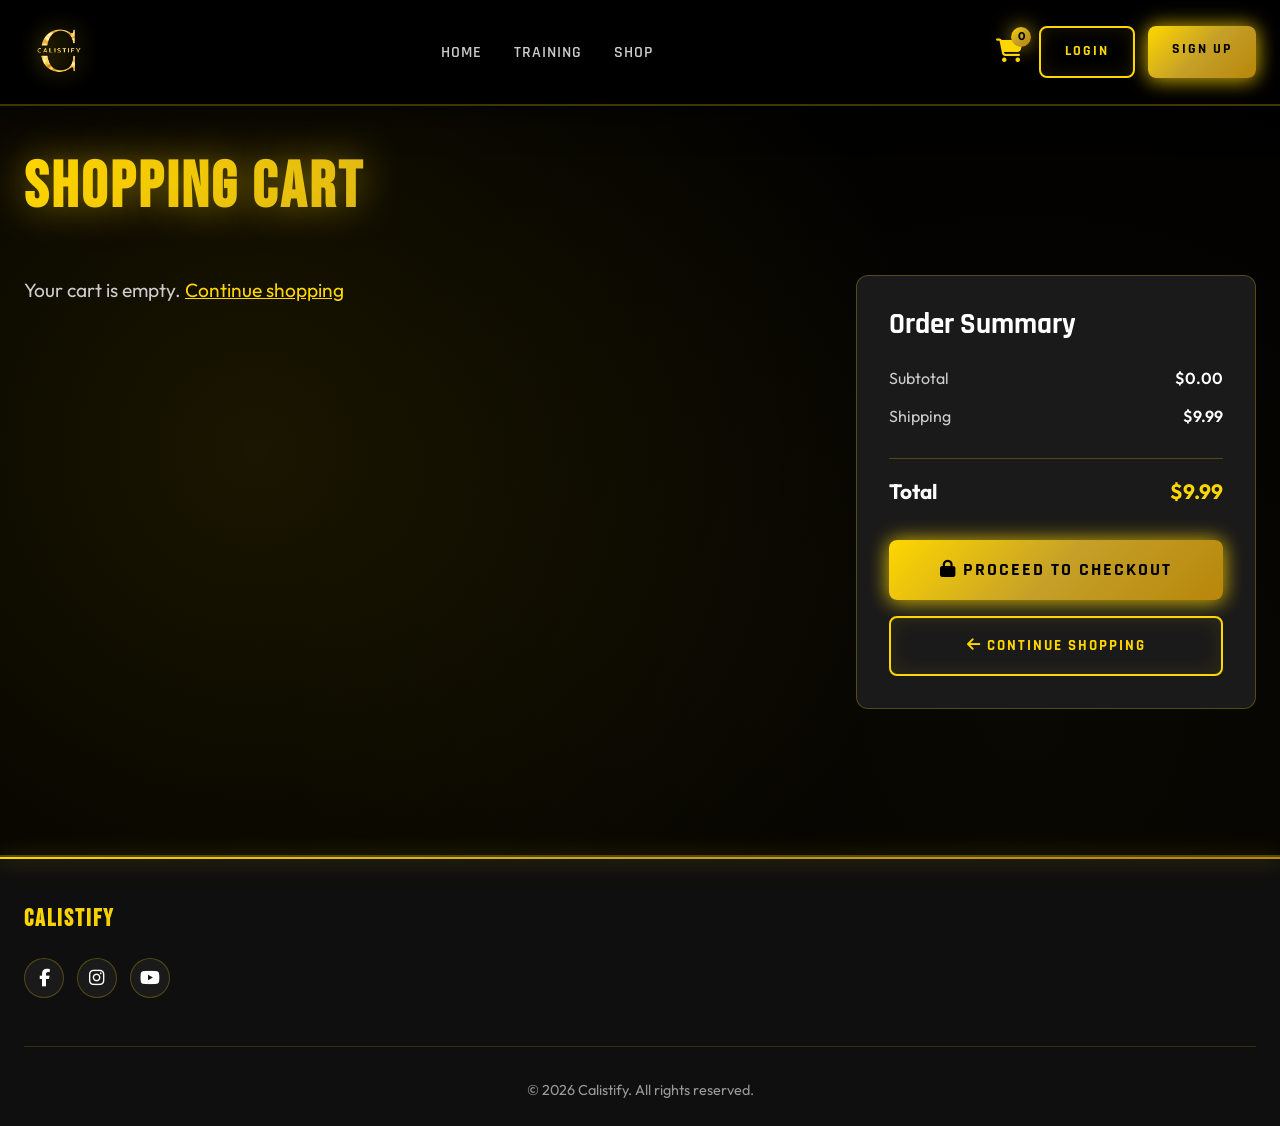
<file: Calistify/cart.html>
<!DOCTYPE html>
<html lang="en">
<head>
  <meta charset="UTF-8">
  <meta name="viewport" content="width=device-width, initial-scale=1.0">
  <title>Shopping Cart - CALISTIFY</title>
  <link rel="stylesheet" href="css/styles.css">
  <link rel="stylesheet" href="css/animations.css">
  <link rel="stylesheet" href="https://cdnjs.cloudflare.com/ajax/libs/font-awesome/6.4.0/css/all.min.css">
  <style>
    /* تحسينات عرض الصور في السلة */
    .cart-item-image {
      width: 100px;
      height: 100px;
      background: var(--bg-secondary);
      border-radius: 8px;
      overflow: hidden;
      display: flex;
      align-items: center;
      justify-content: center;
      border: 1px solid var(--border);
    }
    .cart-item-image img {
      width: 100%;
      height: 100%;
      object-fit: cover;
      display: block;
    }
    .cart-item-image .image-placeholder {
      display: flex;
      flex-direction: column;
      align-items: center;
      justify-content: center;
      width: 100%;
      height: 100%;
      color: var(--text-muted);
      font-size: 0.7rem;
      text-align: center;
      padding: 0.5rem;
      background: linear-gradient(135deg, rgba(255,215,0,0.03), rgba(255,215,0,0.08));
    }
    .cart-item-image .image-placeholder i {
      font-size: 1.8rem;
      color: var(--primary);
      opacity: 0.4;
      margin-bottom: 0.25rem;
    }
    .cart-item-image img[src=""],
    .cart-item-image img[src="#"],
    .cart-item-image img:not([src]) {
      display: none;
    }
    .cart-item-image img[src=""] + .image-placeholder,
    .cart-item-image img[src="#"] + .image-placeholder,
    .cart-item-image img:not([src]) + .image-placeholder {
      display: flex;
    }
  </style>
</head>
<body>
  <!-- Mobile Navigation -->
  <div class="mobile-nav" id="mobileNav">
    <div class="mobile-nav-header">
      <div class="mobile-nav-logo">CALISTIFY</div>
      <button class="mobile-nav-close" onclick="closeMobileNav()"><i class="fas fa-times"></i></button>
    </div>
    <nav class="mobile-nav-links" id="mobileNavLinks">
      <a href="index.html" onclick="closeMobileNav()">
        <span class="nav-icon"><i class="fas fa-house"></i></span> Home
      </a>
      <a href="about.html" onclick="closeMobileNav()">
        <span class="nav-icon"><i class="fas fa-circle-info"></i></span> About
      </a>
      <a href="training.html" onclick="closeMobileNav()">
        <span class="nav-icon"><i class="fas fa-dumbbell"></i></span> Training
      </a>
      <a href="nutrition.html" onclick="closeMobileNav()">
        <span class="nav-icon"><i class="fas fa-apple-whole"></i></span> Nutrition
      </a>
      <a href="shop.html" onclick="closeMobileNav()">
        <span class="nav-icon"><i class="fas fa-bag-shopping"></i></span> Shop
      </a>
    </nav>
    <div class="mobile-nav-divider"></div>
    <div class="mobile-nav-actions">
      <a href="login.html" class="btn btn-outline" onclick="closeMobileNav()">Login</a>
      <a href="register.html" class="btn btn-primary" onclick="closeMobileNav()">Sign Up</a>
    </div>
  </div>

  <nav class="navbar">
    <div class="nav-container">
      <div class="logo" onclick="window.location.href='index.html'"><img src="images/Calistify logo.png" alt="Calistify" class="logo-img"></div>
      <ul class="nav-links">
        <li><a href="index.html">Home</a></li>
        <li><a href="training.html">Training</a></li>
        <li><a href="shop.html">Shop</a></li>
      </ul>
      <div class="user-actions">
        <button class="hamburger" id="hamburgerBtn" onclick="toggleMobileNav()" aria-label="Menu"><span></span><span></span><span></span></button>
        <div class="cart-icon">
          <i class="fas fa-shopping-cart" style="font-size: 1.5rem; color: var(--primary);"></i>
          <span class="cart-count">0</span>
        </div>
        <div class="auth-buttons">
          <a href="login.html" class="btn btn-outline">Login</a>
        </div>
      </div>
    </div>
  </nav>

  <section class="cart-container">
    <div class="container">
      <h1 class="text-gradient" style="font-family: var(--font-display); font-size: 4rem; letter-spacing: 3px; margin-bottom: 3rem;">
        SHOPPING CART
      </h1>

      <div style="display: grid; grid-template-columns: 1fr 400px; gap: 3rem;">
        <div id="cart-items">
          <p style="color: var(--text-secondary); font-size: 1.2rem;">Your cart is empty. <a href="shop.html" style="color: var(--primary);">Continue shopping</a></p>
        </div>

        <div class="cart-summary">
          <h3 style="font-family: var(--font-heading); font-size: 1.8rem; margin-bottom: 1.5rem;">Order Summary</h3>
          <div style="border-bottom: 1px solid var(--border); padding-bottom: 1rem; margin-bottom: 1rem;">
            <div style="display: flex; justify-content: space-between; margin-bottom: 0.75rem;">
              <span style="color: var(--text-secondary);">Subtotal</span>
              <span id="subtotal" style="font-weight: 600;">$0.00</span>
            </div>
            <div style="display: flex; justify-content: space-between; margin-bottom: 0.75rem;">
              <span style="color: var(--text-secondary);">Shipping</span>
              <span style="font-weight: 600;">$9.99</span>
            </div>
          </div>
          <div style="display: flex; justify-content: space-between; font-size: 1.3rem; font-weight: 700; margin-bottom: 2rem;">
            <span>Total</span>
            <span id="total" style="color: var(--primary);">$9.99</span>
          </div>
          <button class="btn btn-primary" style="width: 100%; font-size: 1.1rem; padding: 1.2rem;" onclick="checkout()">
            <i class="fas fa-lock"></i> Proceed to Checkout
          </button>
          <a href="shop.html" class="btn btn-outline" style="width: 100%; margin-top: 1rem; text-align: center; display: block; padding: 1rem;">
            <i class="fas fa-arrow-left"></i> Continue Shopping
          </a>
        </div>
      </div>
    </div>
  </section>

  <footer class="footer">
    <div class="container">
      <div class="footer-content">
        <div class="footer-section">
          <h3>CALISTIFY</h3>
          <div class="social-links">
            <a href="#"><i class="fab fa-facebook-f"></i></a>
            <a href="#"><i class="fab fa-instagram"></i></a>
            <a href="#"><i class="fab fa-youtube"></i></a>
          </div>
        </div>
      </div>
      <div class="footer-bottom">
        <p>&copy; 2026 Calistify. All rights reserved.</p>
      </div>
    </div>
  </footer>

  <script src="js/main.js"></script>
  <script>
    // دالة مساعدة لعرض الصورة أو placeholder
    function getProductImageHTML(imagePath, productName) {
      if (!imagePath || imagePath === '') {
        return `
          <div class="image-placeholder">
            <i class="fas fa-image"></i>
            <span>${productName}</span>
          </div>
        `;
      }
      return `<img src="${imagePath}" alt="${productName}" onerror="this.src=''; this.onerror=null;">`;
    }

    function renderCart() {
      const items = window.calistify.cart.items;
      const container = document.getElementById('cart-items');
      
      if (items.length === 0) {
        container.innerHTML = '<p style="color: var(--text-secondary); font-size: 1.2rem;">Your cart is empty. <a href="shop.html" style="color: var(--primary);">Continue shopping</a></p>';
        document.getElementById('subtotal').textContent = '$0.00';
        document.getElementById('total').textContent = '$9.99';
        return;
      }

      container.innerHTML = items.map(item => {
        const imageHTML = getProductImageHTML(item.image, item.name);
        
        return `
        <div class="cart-item" style="display: grid; grid-template-columns: 100px 1fr auto auto; gap: 2rem; align-items: center; background: var(--bg-card); padding: 2rem; border-radius: 12px; border: 1px solid var(--border); margin-bottom: 1.5rem;">
          <div class="cart-item-image">
            ${imageHTML}
          </div>
          <div>
            <h3 style="font-family: var(--font-heading); font-size: 1.3rem; margin-bottom: 0.5rem;">${item.name}</h3>
            <p style="color: var(--text-secondary);">$${item.price.toFixed(2)} each</p>
          </div>
          <div class="quantity-control" style="display: flex; gap: 0.5rem; align-items: center;">
            <button class="quantity-btn" style="width: 32px; height: 32px; border: none; background: var(--bg-secondary); color: var(--text-primary); border-radius: 4px; cursor: pointer;" onclick="updateQuantity(${item.id}, ${item.quantity - 1})">-</button>
            <span style="font-weight: 700; min-width: 30px; text-align: center;">${item.quantity}</span>
            <button class="quantity-btn" style="width: 32px; height: 32px; border: none; background: var(--bg-secondary); color: var(--text-primary); border-radius: 4px; cursor: pointer;" onclick="updateQuantity(${item.id}, ${item.quantity + 1})">+</button>
          </div>
          <div style="text-align: right;">
            <p style="font-size: 1.4rem; font-weight: 700; color: var(--primary); margin-bottom: 1rem;">
              $${(item.price * item.quantity).toFixed(2)}
            </p>
            <button class="btn btn-outline" style="padding: 0.5rem 1rem; font-size: 0.9rem;" onclick="window.calistify.cart.removeItem(${item.id}); renderCart();">
              <i class="fas fa-trash"></i> Remove
            </button>
          </div>
        </div>
      `}).join('');

      const subtotal = window.calistify.cart.getTotal();
      document.getElementById('subtotal').textContent = '$' + subtotal.toFixed(2);
      document.getElementById('total').textContent = '$' + (subtotal + 9.99).toFixed(2);
      
      // تحديث عداد السلة
      document.querySelectorAll('.cart-count').forEach(el => {
        el.textContent = window.calistify.cart.getItemCount();
      });
    }

    function updateQuantity(id, qty) {
      window.calistify.cart.updateQuantity(id, qty);
      renderCart();
    }

    function checkout() {
      if (window.calistify.cart.items.length === 0) {
        alert('Your cart is empty!');
        return;
      }
      alert('Checkout functionality would be implemented here with payment gateway integration!');
    }

    // تهيئة الصفحة
    document.addEventListener('DOMContentLoaded', renderCart);
  </script>

  

</body>
</html>
</file>
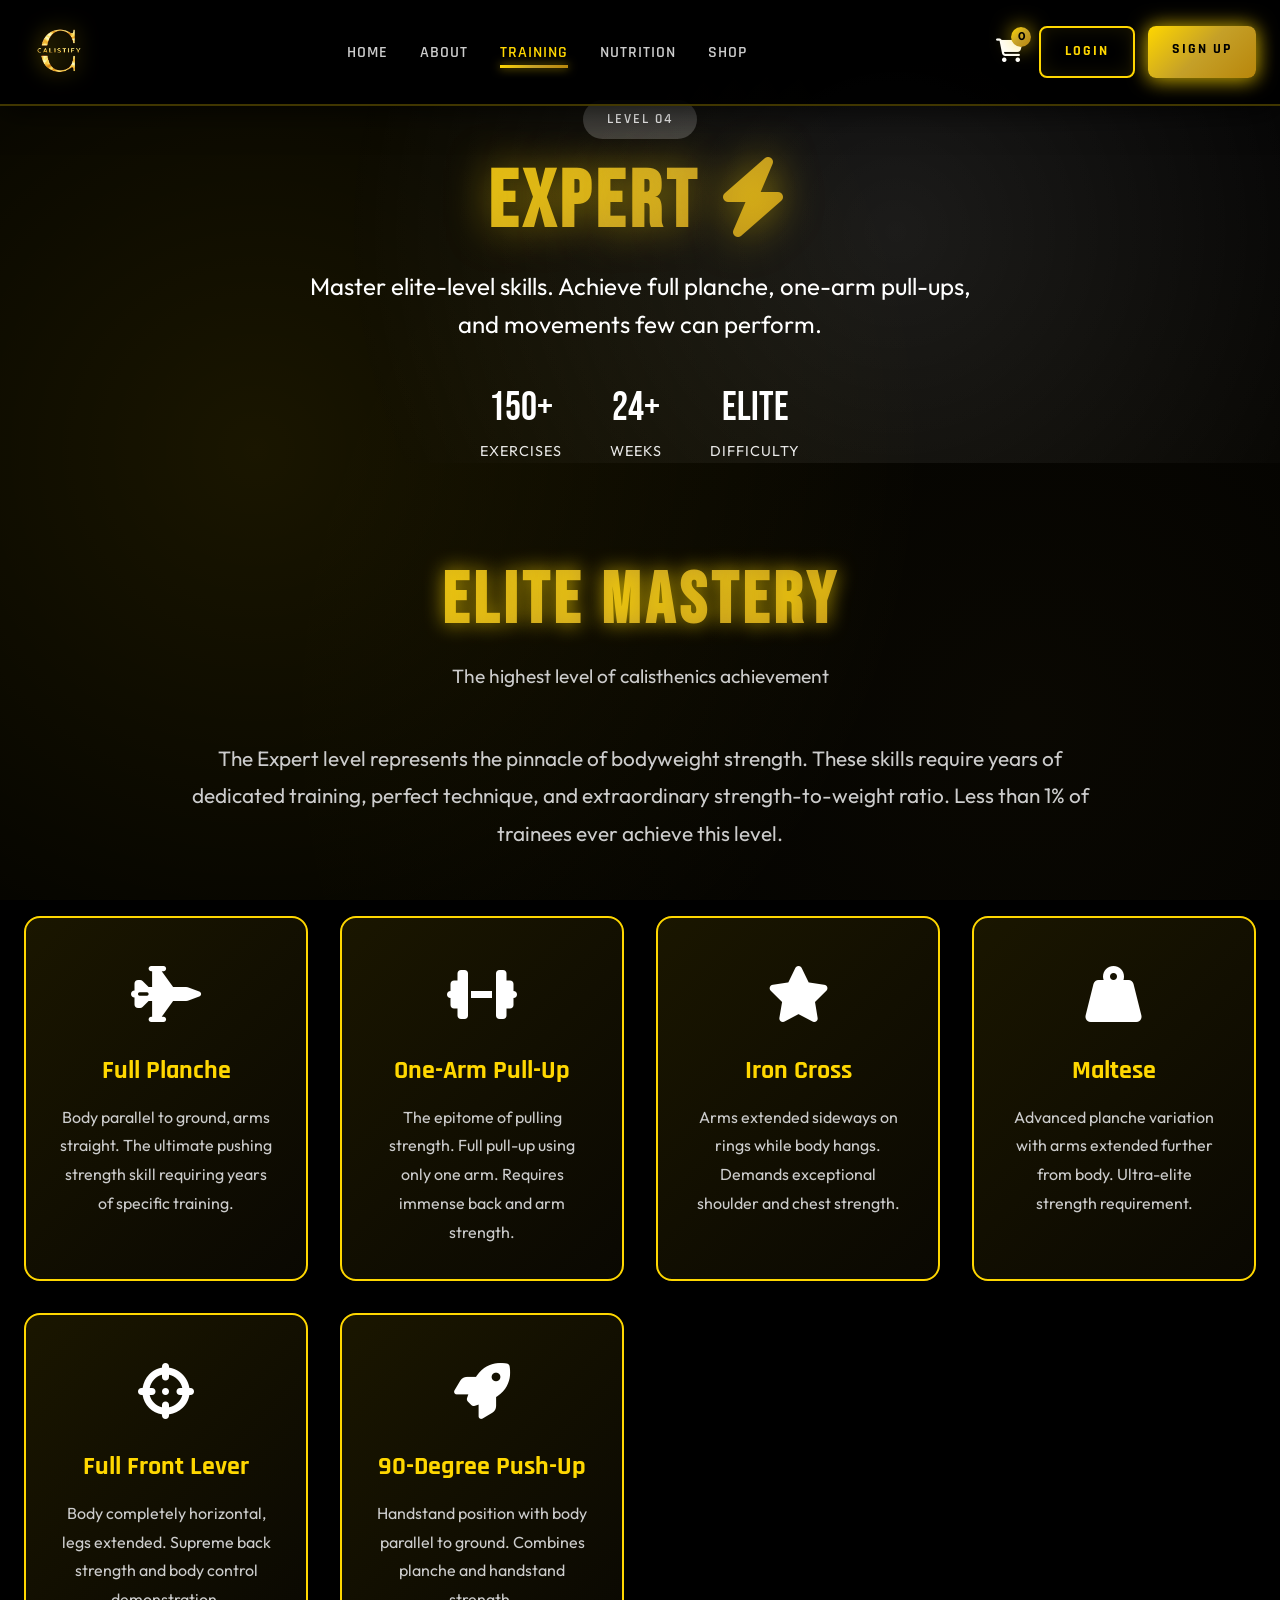
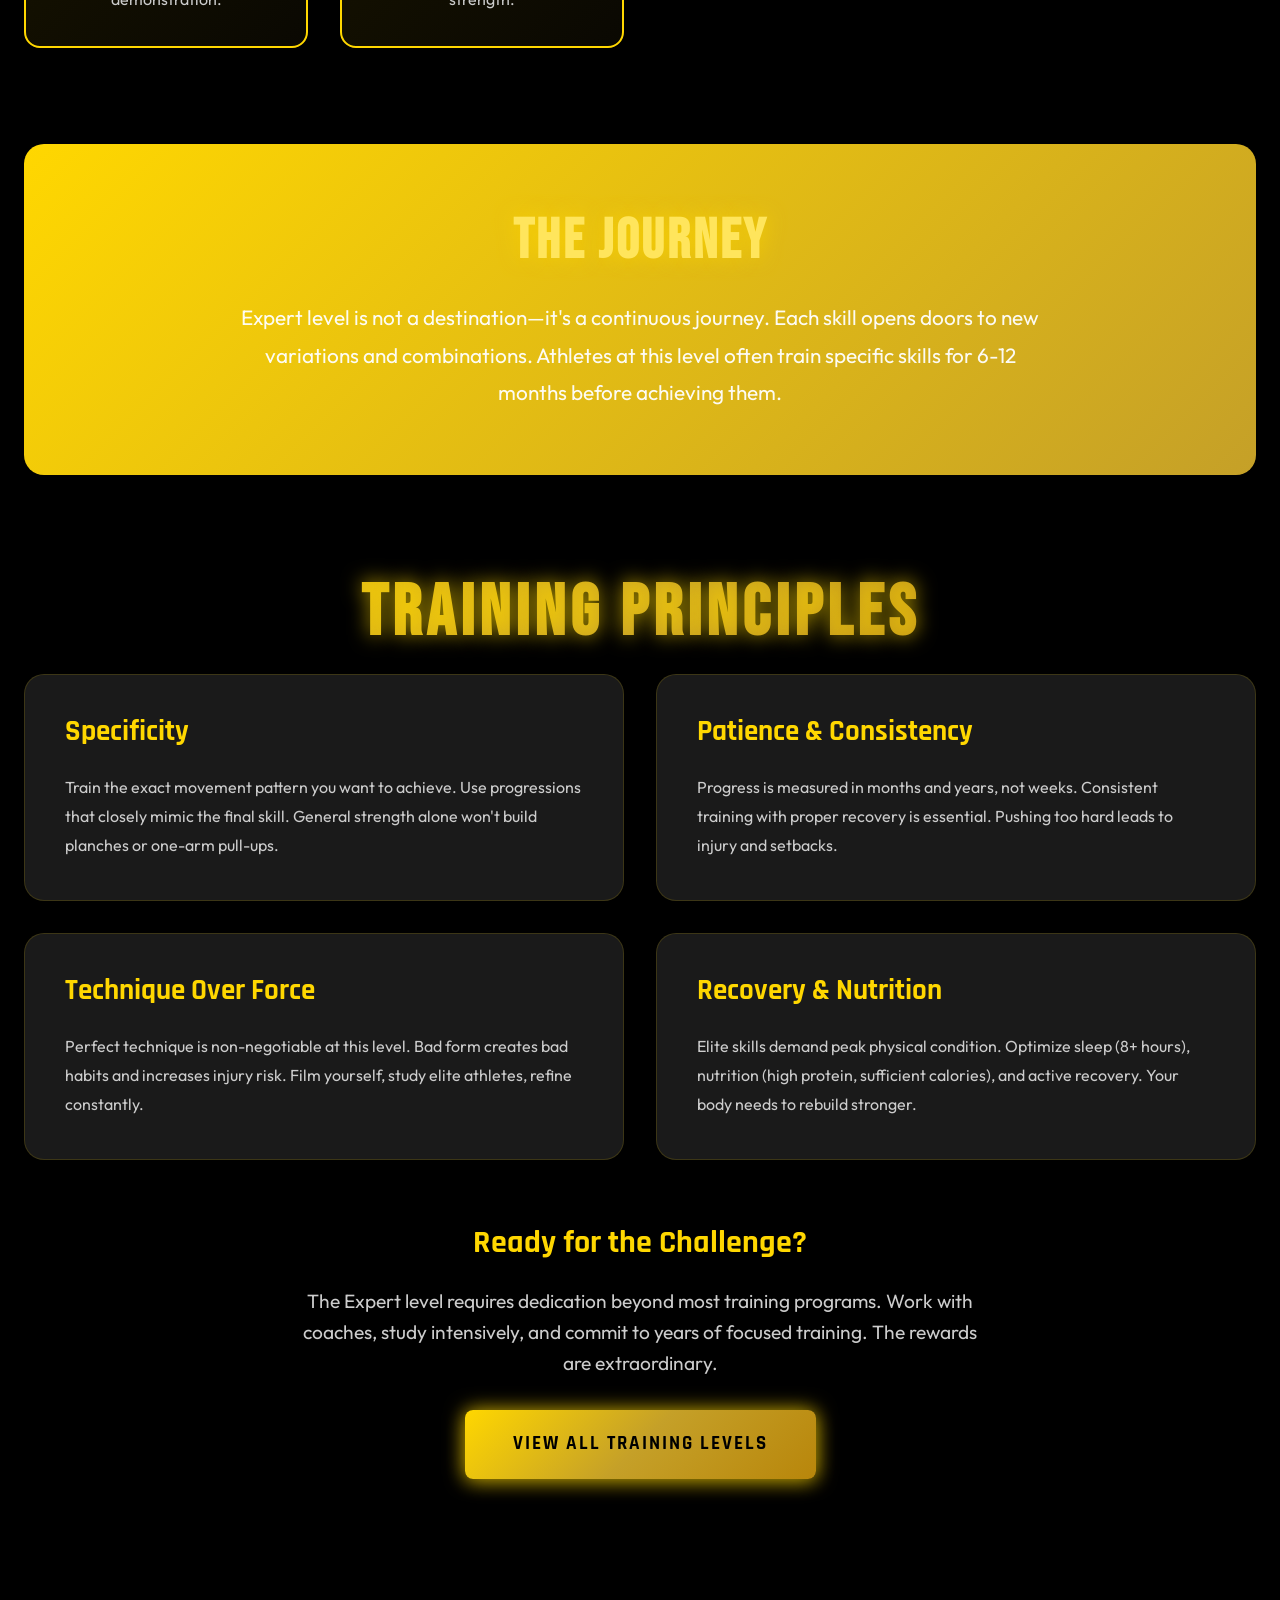
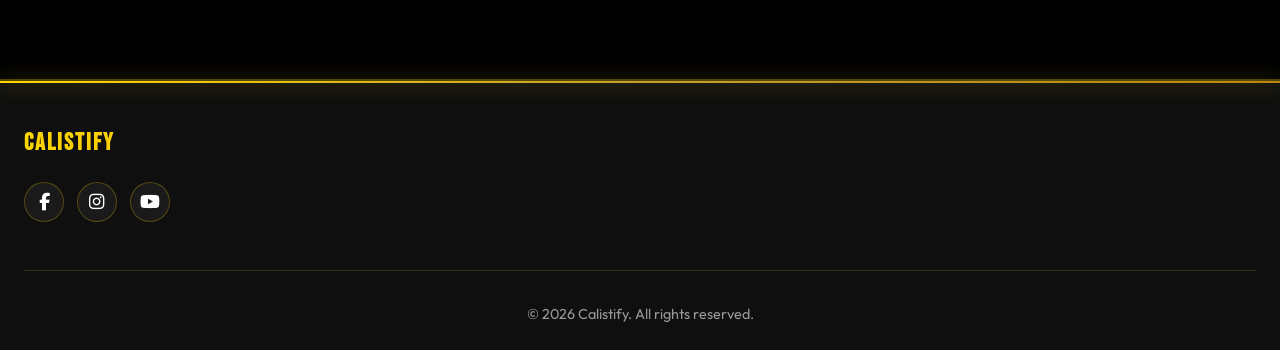
<file: Calistify/expert.html>
<!DOCTYPE html>
<html lang="en">
<head>
  <meta charset="UTF-8">
  <meta name="viewport" content="width=device-width, initial-scale=1.0">
  <title>Expert Level - CALISTIFY</title>
  <link rel="stylesheet" href="css/styles.css">
  <link rel="stylesheet" href="css/animations.css">
  <link rel="stylesheet" href="https://cdnjs.cloudflare.com/ajax/libs/font-awesome/6.4.0/css/all.min.css">
  
</head>
<body>
  <!-- Mobile Navigation -->
  <div class="mobile-nav" id="mobileNav">
    <div class="mobile-nav-header">
      <div class="mobile-nav-logo">CALISTIFY</div>
      <button class="mobile-nav-close" onclick="closeMobileNav()"><i class="fas fa-times"></i></button>
    </div>

    <nav class="mobile-nav-links" id="mobileNavLinks">
      <a href="index.html" onclick="closeMobileNav()">
        <span class="nav-icon"><i class="fas fa-house"></i></span> Home
      </a>
      <a href="about.html" onclick="closeMobileNav()">
        <span class="nav-icon"><i class="fas fa-circle-info"></i></span> About
      </a>
      <a href="training.html" onclick="closeMobileNav()">
        <span class="nav-icon"><i class="fas fa-dumbbell"></i></span> Training
      </a>
      <a href="nutrition.html" onclick="closeMobileNav()">
        <span class="nav-icon"><i class="fas fa-apple-whole"></i></span> Nutrition
      </a>
      <a href="shop.html" onclick="closeMobileNav()">
        <span class="nav-icon"><i class="fas fa-bag-shopping"></i></span> Shop
      </a>
    </nav>

    <div class="mobile-nav-divider"></div>

    <div class="mobile-nav-actions">
      <a href="login.html" class="btn btn-outline" onclick="closeMobileNav()">Login</a>
      <a href="register.html" class="btn btn-primary" onclick="closeMobileNav()">Sign Up</a>
    </div>
  </div>


  <nav class="navbar">
    <div class="nav-container">
      <div class="logo" onclick="window.location.href='index.html'"><img src="images/Calistify logo.png" alt="Calistify" class="logo-img"></div>
      <ul class="nav-links">
        <li><a href="index.html">Home</a></li>
        <li><a href="about.html">About</a></li>
        <li><a href="training.html" class="active">Training</a></li>
        <li><a href="nutrition.html">Nutrition</a></li>
        <li><a href="shop.html">Shop</a></li>
      </ul>
      <div class="user-actions">
        <button class="hamburger" id="hamburgerBtn" onclick="toggleMobileNav()" aria-label="Menu"><span></span><span></span><span></span></button>
        <div class="cart-icon" onclick="window.location.href='cart.html'">
          <i class="fas fa-shopping-cart" style="font-size: 1.5rem;"></i>
          <span class="cart-count">0</span>
        </div>
        <div class="auth-buttons">
          <a href="login.html" class="btn btn-outline">Login</a>
          <a href="register.html" class="btn btn-primary">Sign Up</a>
        </div>
      </div>
    </div>
  </nav>

  <section class="level-hero">
    <div class="level-hero-content">
      <div class="container">
        <span class="level-badge">Level 04</span>
        <h1>EXPERT <i class="fas fa-bolt" style="font-size:inherit;color:inherit;"></i></h1>
        <p style="font-size: 1.5rem; opacity: 0.95; max-width: 700px; margin: 0 auto;">
          Master elite-level skills. Achieve full planche, one-arm pull-ups, and movements few can perform.
        </p>
        
        <div style="display: flex; justify-content: center; gap: 3rem; margin-top: 2rem; flex-wrap: wrap;">
          <div>
            <div style="font-family: var(--font-display); font-size: 2.5rem;">150+</div>
            <div style="font-size: 0.9rem; text-transform: uppercase; letter-spacing: 1px; opacity: 0.9;">Exercises</div>
          </div>
          <div>
            <div style="font-family: var(--font-display); font-size: 2.5rem;">24+</div>
            <div style="font-size: 0.9rem; text-transform: uppercase; letter-spacing: 1px; opacity: 0.9;">Weeks</div>
          </div>
          <div>
            <div style="font-family: var(--font-display); font-size: 2.5rem;">Elite</div>
            <div style="font-size: 0.9rem; text-transform: uppercase; letter-spacing: 1px; opacity: 0.9;">Difficulty</div>
          </div>
        </div>
      </div>
    </div>
  </section>

  <section style="padding: 6rem 0;">
    <div class="container">
      <h2 class="section-title">ELITE MASTERY</h2>
      <p class="section-subtitle">The highest level of calisthenics achievement</p>
      
      <p style="font-size: 1.3rem; color: var(--text-secondary); line-height: 1.8; text-align: center; max-width: 900px; margin: 0 auto 4rem;">
        The Expert level represents the pinnacle of bodyweight strength. These skills require years of dedicated training, 
        perfect technique, and extraordinary strength-to-weight ratio. Less than 1% of trainees ever achieve this level.
      </p>

      <div class="elite-grid">
        <div class="elite-card">
          <div class="elite-icon"><i class="fas fa-fighter-jet" style="font-size:inherit;color:inherit;"></i></div>
          <h3 class="elite-title">Full Planche</h3>
          <p style="color: var(--text-secondary); line-height: 1.8;">
            Body parallel to ground, arms straight. The ultimate pushing strength skill requiring years of specific training.
          </p>
        </div>

        <div class="elite-card">
          <div class="elite-icon"><i class="fas fa-dumbbell" style="font-size:inherit;color:inherit;"></i></div>
          <h3 class="elite-title">One-Arm Pull-Up</h3>
          <p style="color: var(--text-secondary); line-height: 1.8;">
            The epitome of pulling strength. Full pull-up using only one arm. Requires immense back and arm strength.
          </p>
        </div>

        <div class="elite-card">
          <div class="elite-icon"><i class="fas fa-star" style="font-size:inherit;color:inherit;"></i></div>
          <h3 class="elite-title">Iron Cross</h3>
          <p style="color: var(--text-secondary); line-height: 1.8;">
            Arms extended sideways on rings while body hangs. Demands exceptional shoulder and chest strength.
          </p>
        </div>

        <div class="elite-card">
          <div class="elite-icon"><i class="fas fa-weight-hanging" style="font-size:inherit;color:inherit;"></i></div>
          <h3 class="elite-title">Maltese</h3>
          <p style="color: var(--text-secondary); line-height: 1.8;">
            Advanced planche variation with arms extended further from body. Ultra-elite strength requirement.
          </p>
        </div>

        <div class="elite-card">
          <div class="elite-icon"><i class="fas fa-crosshairs" style="font-size:inherit;color:inherit;"></i></div>
          <h3 class="elite-title">Full Front Lever</h3>
          <p style="color: var(--text-secondary); line-height: 1.8;">
            Body completely horizontal, legs extended. Supreme back strength and body control demonstration.
          </p>
        </div>

        <div class="elite-card">
          <div class="elite-icon"><i class="fas fa-rocket" style="font-size:inherit;color:inherit;"></i></div>
          <h3 class="elite-title">90-Degree Push-Up</h3>
          <p style="color: var(--text-secondary); line-height: 1.8;">
            Handstand position with body parallel to ground. Combines planche and handstand strength.
          </p>
        </div>
      </div>

      <div style="background: linear-gradient(135deg, var(--primary), var(--accent)); padding: 4rem; border-radius: 20px; margin: 6rem 0; text-align: center; color: white;">
        <h2 style="font-family: var(--font-display); font-size: 3.5rem; letter-spacing: 3px; margin-bottom: 1.5rem;">
          THE JOURNEY
        </h2>
        <p style="font-size: 1.3rem; opacity: 0.95; max-width: 800px; margin: 0 auto; line-height: 1.8;">
          Expert level is not a destination—it's a continuous journey. Each skill opens doors to new variations 
          and combinations. Athletes at this level often train specific skills for 6-12 months before achieving them.
        </p>
      </div>

      <h2 class="section-title">TRAINING PRINCIPLES</h2>
      
      <div class="grid-2">
        <div class="card">
          <h3 style="font-family: var(--font-heading); font-size: 1.8rem; margin-bottom: 1.5rem; color: var(--primary);">
            Specificity
          </h3>
          <p style="color: var(--text-secondary); line-height: 1.8;">
            Train the exact movement pattern you want to achieve. Use progressions that closely mimic the final skill. 
            General strength alone won't build planches or one-arm pull-ups.
          </p>
        </div>

        <div class="card">
          <h3 style="font-family: var(--font-heading); font-size: 1.8rem; margin-bottom: 1.5rem; color: var(--primary);">
            Patience & Consistency
          </h3>
          <p style="color: var(--text-secondary); line-height: 1.8;">
            Progress is measured in months and years, not weeks. Consistent training with proper recovery is essential. 
            Pushing too hard leads to injury and setbacks.
          </p>
        </div>

        <div class="card">
          <h3 style="font-family: var(--font-heading); font-size: 1.8rem; margin-bottom: 1.5rem; color: var(--primary);">
            Technique Over Force
          </h3>
          <p style="color: var(--text-secondary); line-height: 1.8;">
            Perfect technique is non-negotiable at this level. Bad form creates bad habits and increases injury risk. 
            Film yourself, study elite athletes, refine constantly.
          </p>
        </div>

        <div class="card">
          <h3 style="font-family: var(--font-heading); font-size: 1.8rem; margin-bottom: 1.5rem; color: var(--primary);">
            Recovery & Nutrition
          </h3>
          <p style="color: var(--text-secondary); line-height: 1.8;">
            Elite skills demand peak physical condition. Optimize sleep (8+ hours), nutrition (high protein, sufficient calories), 
            and active recovery. Your body needs to rebuild stronger.
          </p>
        </div>
      </div>

      <div style="margin-top: 4rem; text-align: center;">
        <h3 style="font-family: var(--font-heading); font-size: 2rem; margin-bottom: 1.5rem; color: var(--primary);">
          Ready for the Challenge?
        </h3>
        <p style="font-size: 1.2rem; color: var(--text-secondary); max-width: 700px; margin: 0 auto 2rem;">
          The Expert level requires dedication beyond most training programs. Work with coaches, study intensively, 
          and commit to years of focused training. The rewards are extraordinary.
        </p>
        <a href="training.html" class="btn btn-primary" style="font-size: 1.2rem; padding: 1.2rem 3rem;">
          View All Training Levels
        </a>
      </div>
    </div>
  </section>

  <footer class="footer">
    <div class="container">
      <div class="footer-content">
        <div class="footer-section">
          <h3>CALISTIFY</h3>
          <div class="social-links">
            <a href="#"><i class="fab fa-facebook-f"></i></a>
            <a href="#"><i class="fab fa-instagram"></i></a>
            <a href="#"><i class="fab fa-youtube"></i></a>
          </div>
        </div>
      </div>
      <div class="footer-bottom">
        <p>&copy; 2026 Calistify. All rights reserved.</p>
      </div>
    </div>
  </footer>

  <script src="js/main.js"></script>

  <script>
    
        // Highlight active nav link
    (function(){
      const links = document.querySelectorAll('.mobile-nav-links a');
      const page  = window.location.pathname.split('/').pop() || 'index.html';
      links.forEach(a => { if (a.getAttribute('href') === page) a.classList.add('active'); });
    })();

    function toggleMobileNav() {
      const nav = document.getElementById('mobileNav');
      const btn = document.getElementById('hamburgerBtn');
      const isOpen = nav.classList.contains('open');
      if (isOpen) { closeMobileNav(); } else {
        nav.classList.add('open');
        btn.classList.add('open');
        document.body.style.overflow = 'hidden';
        // backdrop
        let bd = document.getElementById('mobileNavBackdrop');
        if (!bd) {
          bd = document.createElement('div');
          bd.id = 'mobileNavBackdrop';
          bd.className = 'mobile-nav-backdrop open';
          bd.onclick = closeMobileNav;
          document.body.appendChild(bd);
        } else { bd.classList.add('open'); }
      }
    }
    function closeMobileNav() {
      const nav = document.getElementById('mobileNav');
      const btn = document.getElementById('hamburgerBtn');
      nav.classList.remove('open');
      btn.classList.remove('open');
      document.body.style.overflow = '';
      const bd = document.getElementById('mobileNavBackdrop');
      if (bd) bd.classList.remove('open');
    }
    document.addEventListener('keydown', e => { if (e.key === 'Escape') closeMobileNav(); });
  </script>

</body>
</html>
</file>
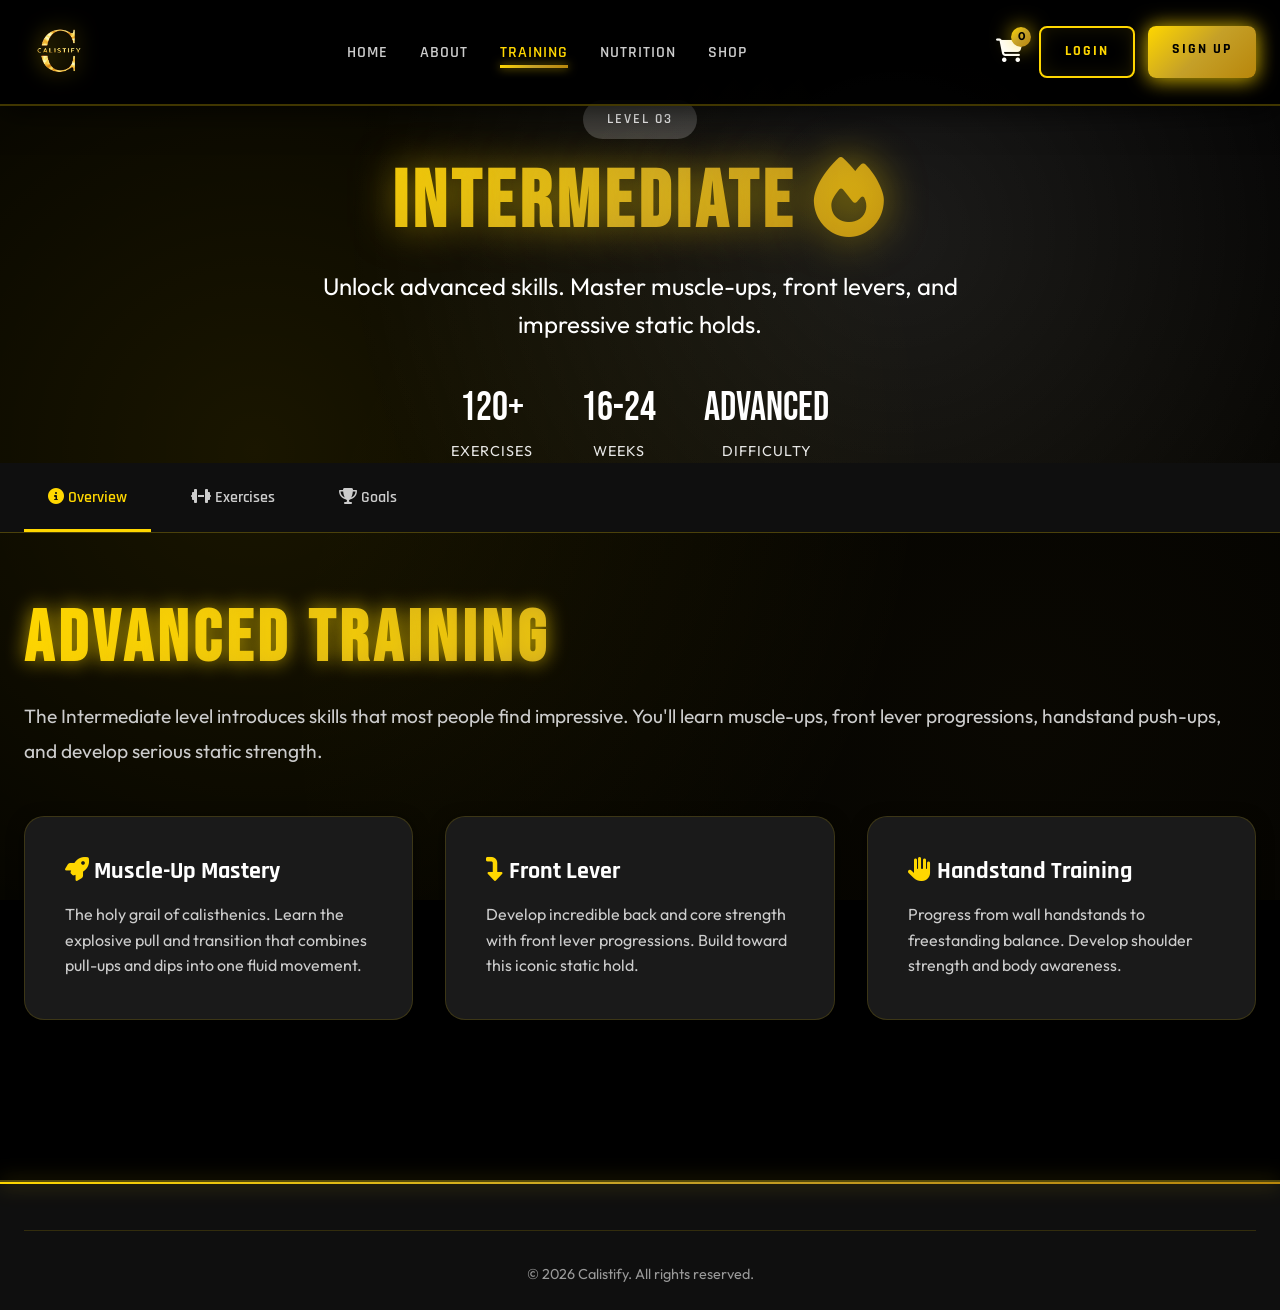
<file: Calistify/intermediate.html>
<!DOCTYPE html>
<html lang="en">
<head>
  <meta charset="UTF-8">
  <meta name="viewport" content="width=device-width, initial-scale=1.0">
  <title>Intermediate Level - CALISTIFY</title>
  <link rel="stylesheet" href="css/styles.css">
  <link rel="stylesheet" href="css/animations.css">
  <link rel="stylesheet" href="https://cdnjs.cloudflare.com/ajax/libs/font-awesome/6.4.0/css/all.min.css">
  
</head>
<body>
  <!-- Mobile Navigation -->
  <div class="mobile-nav" id="mobileNav">
    <div class="mobile-nav-header">
      <div class="mobile-nav-logo">CALISTIFY</div>
      <button class="mobile-nav-close" onclick="closeMobileNav()"><i class="fas fa-times"></i></button>
    </div>

    <nav class="mobile-nav-links" id="mobileNavLinks">
      <a href="index.html" onclick="closeMobileNav()">
        <span class="nav-icon"><i class="fas fa-house"></i></span> Home
      </a>
      <a href="about.html" onclick="closeMobileNav()">
        <span class="nav-icon"><i class="fas fa-circle-info"></i></span> About
      </a>
      <a href="training.html" onclick="closeMobileNav()">
        <span class="nav-icon"><i class="fas fa-dumbbell"></i></span> Training
      </a>
      <a href="nutrition.html" onclick="closeMobileNav()">
        <span class="nav-icon"><i class="fas fa-apple-whole"></i></span> Nutrition
      </a>
      <a href="shop.html" onclick="closeMobileNav()">
        <span class="nav-icon"><i class="fas fa-bag-shopping"></i></span> Shop
      </a>
    </nav>

    <div class="mobile-nav-divider"></div>

    <div class="mobile-nav-actions">
      <a href="login.html" class="btn btn-outline" onclick="closeMobileNav()">Login</a>
      <a href="register.html" class="btn btn-primary" onclick="closeMobileNav()">Sign Up</a>
    </div>
  </div>


  <nav class="navbar">
    <div class="nav-container">
      <div class="logo" onclick="window.location.href='index.html'"><img src="images/Calistify logo.png" alt="Calistify" class="logo-img"></div>
      <ul class="nav-links">
        <li><a href="index.html">Home</a></li>
        <li><a href="about.html">About</a></li>
        <li><a href="training.html" class="active">Training</a></li>
        <li><a href="nutrition.html">Nutrition</a></li>
        <li><a href="shop.html">Shop</a></li>
      </ul>
      <div class="user-actions">
        <button class="hamburger" id="hamburgerBtn" onclick="toggleMobileNav()" aria-label="Menu"><span></span><span></span><span></span></button>
        <div class="cart-icon" onclick="window.location.href='cart.html'">
          <i class="fas fa-shopping-cart" style="font-size: 1.5rem;"></i>
          <span class="cart-count">0</span>
        </div>
        <div class="auth-buttons">
          <a href="login.html" class="btn btn-outline">Login</a>
          <a href="register.html" class="btn btn-primary">Sign Up</a>
        </div>
      </div>
    </div>
  </nav>

  <section class="level-hero">
    <div class="level-hero-content">
      <div class="container">
        <span class="level-badge">Level 03</span>
        <h1>INTERMEDIATE <i class="fas fa-fire" style="font-size:inherit;color:inherit;"></i></h1>
        <p style="font-size: 1.5rem; opacity: 0.95; max-width: 700px; margin: 0 auto;">
          Unlock advanced skills. Master muscle-ups, front levers, and impressive static holds.
        </p>
        
        <div style="display: flex; justify-content: center; gap: 3rem; margin-top: 2rem; flex-wrap: wrap;">
          <div>
            <div style="font-family: var(--font-display); font-size: 2.5rem;">120+</div>
            <div style="font-size: 0.9rem; text-transform: uppercase; letter-spacing: 1px; opacity: 0.9;">Exercises</div>
          </div>
          <div>
            <div style="font-family: var(--font-display); font-size: 2.5rem;">16-24</div>
            <div style="font-size: 0.9rem; text-transform: uppercase; letter-spacing: 1px; opacity: 0.9;">Weeks</div>
          </div>
          <div>
            <div style="font-family: var(--font-display); font-size: 2.5rem;">Advanced</div>
            <div style="font-size: 0.9rem; text-transform: uppercase; letter-spacing: 1px; opacity: 0.9;">Difficulty</div>
          </div>
        </div>
      </div>
    </div>
  </section>

  <div class="content-tabs">
    <div class="tabs-container">
      <button class="tab-btn active" onclick="switchTab('overview')">
        <i class="fas fa-info-circle"></i> Overview
      </button>
      <button class="tab-btn" onclick="switchTab('exercises')">
        <i class="fas fa-dumbbell"></i> Exercises
      </button>
      <button class="tab-btn" onclick="switchTab('requirements')">
        <i class="fas fa-trophy"></i> Goals
      </button>
    </div>
  </div>

  <div class="container">
    <div id="overview" class="tab-content active">
      <h2 class="section-title" style="text-align: left;">Advanced Training</h2>
      
      <p style="font-size: 1.2rem; color: var(--text-secondary); line-height: 1.8; margin-bottom: 3rem;">
        The Intermediate level introduces skills that most people find impressive. You'll learn muscle-ups, 
        front lever progressions, handstand push-ups, and develop serious static strength.
      </p>

      <div class="grid-3">
        <div class="card">
          <h4 style="font-family: var(--font-heading); font-size: 1.5rem; margin-bottom: 1rem;">
            <i class="fas fa-rocket" style="color: var(--primary);"></i> Muscle-Up Mastery
          </h4>
          <p style="color: var(--text-secondary);">
            The holy grail of calisthenics. Learn the explosive pull and transition that combines pull-ups and dips into one fluid movement.
          </p>
        </div>
        <div class="card">
          <h4 style="font-family: var(--font-heading); font-size: 1.5rem; margin-bottom: 1rem;">
            <i class="fas fa-level-down-alt" style="color: var(--primary);"></i> Front Lever
          </h4>
          <p style="color: var(--text-secondary);">
            Develop incredible back and core strength with front lever progressions. Build toward this iconic static hold.
          </p>
        </div>
        <div class="card">
          <h4 style="font-family: var(--font-heading); font-size: 1.5rem; margin-bottom: 1rem;">
            <i class="fas fa-hand-paper" style="color: var(--primary);"></i> Handstand Training
          </h4>
          <p style="color: var(--text-secondary);">
            Progress from wall handstands to freestanding balance. Develop shoulder strength and body awareness.
          </p>
        </div>
      </div>
    </div>

    <div id="exercises" class="tab-content">
      <h2 class="section-title" style="text-align: left;">Advanced Exercise Library</h2>
      
      <h3 style="font-family: var(--font-heading); font-size: 1.8rem; margin: 2rem 0 1.5rem; color: var(--primary);">
        Dynamic Skills
      </h3>
      <div class="exercise-grid">
        <div class="exercise-card">
          <div class="exercise-gif-wrapper"><div class="exercise-gif-placeholder"><i class="fas fa-play-circle"></i><span>Add Exercise GIF</span></div><span class="exercise-gif-badge">GIF</span></div>
          <div class="exercise-body">
            <h4 class="exercise-title">Muscle-Up</h4>
            <div class="exercise-meta">
              <span class="exercise-difficulty difficulty-hard">Hard</span>
              <span style="font-size: 0.85rem; color: var(--text-secondary);">Full Upper Body</span>
            </div>
            <p class="exercise-description">
              Explosive pull-up transitioning to a dip. Requires strength, technique, and timing. The ultimate calisthenics milestone.
            </p>
            <div class="exercise-stats">
              <div class="stat">
                <span class="stat-value">5-8</span>
                <span class="stat-label">Sets</span>
              </div>
              <div class="stat">
                <span class="stat-value">1-5</span>
                <span class="stat-label">Reps</span>
              </div>
              <div class="stat">
                <span class="stat-value">180s</span>
                <span class="stat-label">Rest</span>
              </div>
            </div>
          </div>
        </div>

        <div class="exercise-card">
          <div class="exercise-gif-wrapper"><div class="exercise-gif-placeholder"><i class="fas fa-play-circle"></i><span>Add Exercise GIF</span></div><span class="exercise-gif-badge">GIF</span></div>
          <div class="exercise-body">
            <h4 class="exercise-title">Explosive Pull-Ups</h4>
            <div class="exercise-meta">
              <span class="exercise-difficulty difficulty-medium">Medium</span>
              <span style="font-size: 0.85rem; color: var(--text-secondary);">Back, Power</span>
            </div>
            <p class="exercise-description">
              Pull with maximum force, hands leaving bar at top. Builds explosive power for muscle-ups.
            </p>
            <div class="exercise-stats">
              <div class="stat">
                <span class="stat-value">4-5</span>
                <span class="stat-label">Sets</span>
              </div>
              <div class="stat">
                <span class="stat-value">5-8</span>
                <span class="stat-label">Reps</span>
              </div>
              <div class="stat">
                <span class="stat-value">120s</span>
                <span class="stat-label">Rest</span>
              </div>
            </div>
          </div>
        </div>

        <div class="exercise-card">
          <div class="exercise-gif-wrapper"><div class="exercise-gif-placeholder"><i class="fas fa-play-circle"></i><span>Add Exercise GIF</span></div><span class="exercise-gif-badge">GIF</span></div>
          <div class="exercise-body">
            <h4 class="exercise-title">Archer Pull-Ups</h4>
            <div class="exercise-meta">
              <span class="exercise-difficulty difficulty-hard">Hard</span>
              <span style="font-size: 0.85rem; color: var(--text-secondary);">Back, Arms</span>
            </div>
            <p class="exercise-description">
              Pull to one side, other arm extended. Unilateral strength builder progressing toward one-arm pull-ups.
            </p>
            <div class="exercise-stats">
              <div class="stat">
                <span class="stat-value">4</span>
                <span class="stat-label">Sets</span>
              </div>
              <div class="stat">
                <span class="stat-value">5-8/side</span>
                <span class="stat-label">Reps</span>
              </div>
              <div class="stat">
                <span class="stat-value">120s</span>
                <span class="stat-label">Rest</span>
              </div>
            </div>
          </div>
        </div>
      </div>

      <h3 style="font-family: var(--font-heading); font-size: 1.8rem; margin: 3rem 0 1.5rem; color: var(--primary);">
        Static Holds
      </h3>
      <div class="exercise-grid">
        <div class="exercise-card">
          <div class="exercise-gif-wrapper"><div class="exercise-gif-placeholder"><i class="fas fa-play-circle"></i><span>Add Exercise GIF</span></div><span class="exercise-gif-badge">GIF</span></div>
          <div class="exercise-body">
            <h4 class="exercise-title">Front Lever Progressions</h4>
            <div class="exercise-meta">
              <span class="exercise-difficulty difficulty-hard">Hard</span>
              <span style="font-size: 0.85rem; color: var(--text-secondary);">Back, Core</span>
            </div>
            <p class="exercise-description">
              Body parallel to ground, hanging from bar. Progress from tuck to advanced tuck to straddle.
            </p>
            <div class="exercise-stats">
              <div class="stat">
                <span class="stat-value">5-7</span>
                <span class="stat-label">Sets</span>
              </div>
              <div class="stat">
                <span class="stat-value">5-15s</span>
                <span class="stat-label">Duration</span>
              </div>
              <div class="stat">
                <span class="stat-value">90s</span>
                <span class="stat-label">Rest</span>
              </div>
            </div>
          </div>
        </div>

        <div class="exercise-card">
          <div class="exercise-gif-wrapper"><div class="exercise-gif-placeholder"><i class="fas fa-play-circle"></i><span>Add Exercise GIF</span></div><span class="exercise-gif-badge">GIF</span></div>
          <div class="exercise-body">
            <h4 class="exercise-title">Back Lever Progressions</h4>
            <div class="exercise-meta">
              <span class="exercise-difficulty difficulty-hard">Hard</span>
              <span style="font-size: 0.85rem; color: var(--text-secondary);">Shoulders, Back</span>
            </div>
            <p class="exercise-description">
              Inverted body position. Builds shoulder strength and prepares for more advanced levers.
            </p>
            <div class="exercise-stats">
              <div class="stat">
                <span class="stat-value">4-6</span>
                <span class="stat-label">Sets</span>
              </div>
              <div class="stat">
                <span class="stat-value">8-20s</span>
                <span class="stat-label">Duration</span>
              </div>
              <div class="stat">
                <span class="stat-value">90s</span>
                <span class="stat-label">Rest</span>
              </div>
            </div>
          </div>
        </div>

        <div class="exercise-card">
          <div class="exercise-gif-wrapper"><div class="exercise-gif-placeholder"><i class="fas fa-play-circle"></i><span>Add Exercise GIF</span></div><span class="exercise-gif-badge">GIF</span></div>
          <div class="exercise-body">
            <h4 class="exercise-title">Handstand Push-Up</h4>
            <div class="exercise-meta">
              <span class="exercise-difficulty difficulty-hard">Hard</span>
              <span style="font-size: 0.85rem; color: var(--text-secondary);">Shoulders, Triceps</span>
            </div>
            <p class="exercise-description">
              Inverted push-up against wall. Incredible shoulder strength and stability builder.
            </p>
            <div class="exercise-stats">
              <div class="stat">
                <span class="stat-value">4-5</span>
                <span class="stat-label">Sets</span>
              </div>
              <div class="stat">
                <span class="stat-value">5-10</span>
                <span class="stat-label">Reps</span>
              </div>
              <div class="stat">
                <span class="stat-value">120s</span>
                <span class="stat-label">Rest</span>
              </div>
            </div>
          </div>
        </div>
      </div>
    </div>

    <div id="requirements" class="tab-content">
      <h2 class="section-title" style="text-align: left;">Level Mastery Goals</h2>
      
      <div class="grid-2">
        <div class="card">
          <h3 style="font-family: var(--font-heading); font-size: 1.5rem; margin-bottom: 1.5rem; color: var(--primary);">
            Completion Standards
          </h3>
          <ul style="list-style: none; color: var(--text-secondary); line-height: 2;">
            <li style="padding: 0.5rem 0; border-bottom: 1px solid var(--border);">✓ 5 clean muscle-ups</li>
            <li style="padding: 0.5rem 0; border-bottom: 1px solid var(--border);">✓ 10-second advanced tuck front lever</li>
            <li style="padding: 0.5rem 0; border-bottom: 1px solid var(--border);">✓ 15-second full back lever</li>
            <li style="padding: 0.5rem 0; border-bottom: 1px solid var(--border);">✓ 8 handstand push-ups</li>
            <li style="padding: 0.5rem 0; border-bottom: 1px solid var(--border);">✓ 10 archer pull-ups each side</li>
            <li style="padding: 0.5rem 0; border-bottom: 1px solid var(--border);">✓ 60-second handstand hold</li>
            <li style="padding: 0.5rem 0; border-bottom: 1px solid var(--border);">✓ 10 pistol squats each leg</li>
            <li style="padding: 0.5rem 0;">✓ 30-second L-sit hold</li>
          </ul>
        </div>

        <div class="card">
          <h3 style="font-family: var(--font-heading); font-size: 1.5rem; margin-bottom: 1.5rem; color: var(--primary);">
            Advanced Progressions
          </h3>
          <p style="color: var(--text-secondary); margin-bottom: 1.5rem;">
            Work toward these skills during Intermediate training. They'll prepare you for Expert level:
          </p>
          <ul style="list-style: none; color: var(--text-secondary); line-height: 2;">
            <li style="padding: 0.5rem 0; border-bottom: 1px solid var(--border);">→ Straddle front lever attempts</li>
            <li style="padding: 0.5rem 0; border-bottom: 1px solid var(--border);">→ One-arm pull-up negatives</li>
            <li style="padding: 0.5rem 0; border-bottom: 1px solid var(--border);">→ Tuck planche holds</li>
            <li style="padding: 0.5rem 0; border-bottom: 1px solid var(--border);">→ Freestanding handstand balance</li>
            <li style="padding: 0.5rem 0; border-bottom: 1px solid var(--border);">→ Human flag progressions</li>
            <li style="padding: 0.5rem 0;">→ Weighted muscle-ups</li>
          </ul>
        </div>
      </div>

      <div style="margin-top: 3rem; text-align: center;">
        <a href="expert.html" class="btn btn-primary" style="font-size: 1.2rem; padding: 1.2rem 3rem;">
          Ready for Expert Level? →
        </a>
      </div>
    </div>
  </div>

  <footer class="footer">
    <div class="container">
      <div class="footer-bottom">
        <p>&copy; 2026 Calistify. All rights reserved.</p>
      </div>
    </div>
  </footer>

  <script src="js/main.js"></script>
  <script>
    function switchTab(tabName) {
      document.querySelectorAll('.tab-content').forEach(tab => tab.classList.remove('active'));
      document.querySelectorAll('.tab-btn').forEach(btn => btn.classList.remove('active'));
      document.getElementById(tabName).classList.add('active');
      event.target.classList.add('active');
    }
  </script>

  <script>
    
        // Highlight active nav link
    (function(){
      const links = document.querySelectorAll('.mobile-nav-links a');
      const page  = window.location.pathname.split('/').pop() || 'index.html';
      links.forEach(a => { if (a.getAttribute('href') === page) a.classList.add('active'); });
    })();

    function toggleMobileNav() {
      const nav = document.getElementById('mobileNav');
      const btn = document.getElementById('hamburgerBtn');
      const isOpen = nav.classList.contains('open');
      if (isOpen) { closeMobileNav(); } else {
        nav.classList.add('open');
        btn.classList.add('open');
        document.body.style.overflow = 'hidden';
        // backdrop
        let bd = document.getElementById('mobileNavBackdrop');
        if (!bd) {
          bd = document.createElement('div');
          bd.id = 'mobileNavBackdrop';
          bd.className = 'mobile-nav-backdrop open';
          bd.onclick = closeMobileNav;
          document.body.appendChild(bd);
        } else { bd.classList.add('open'); }
      }
    }
    function closeMobileNav() {
      const nav = document.getElementById('mobileNav');
      const btn = document.getElementById('hamburgerBtn');
      nav.classList.remove('open');
      btn.classList.remove('open');
      document.body.style.overflow = '';
      const bd = document.getElementById('mobileNavBackdrop');
      if (bd) bd.classList.remove('open');
    }
    document.addEventListener('keydown', e => { if (e.key === 'Escape') closeMobileNav(); });
  </script>

</body>
</html>
</file>
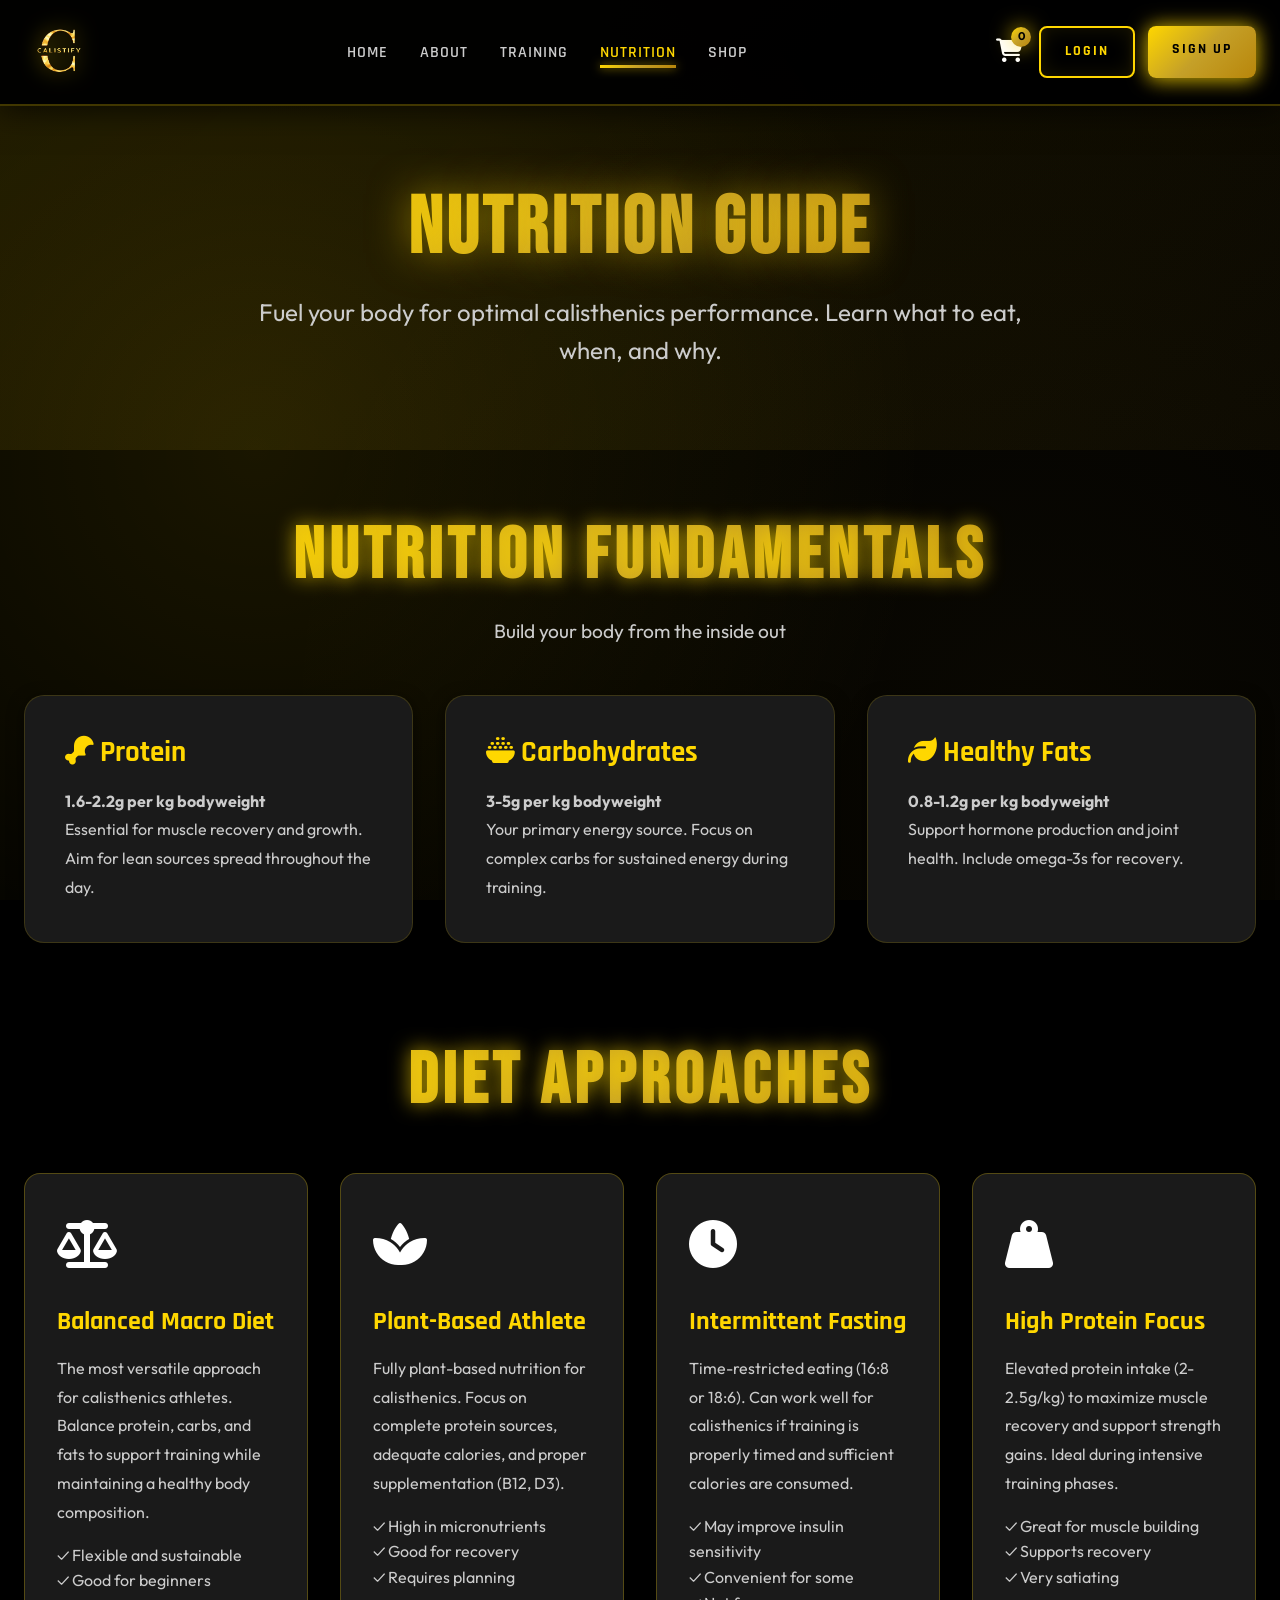
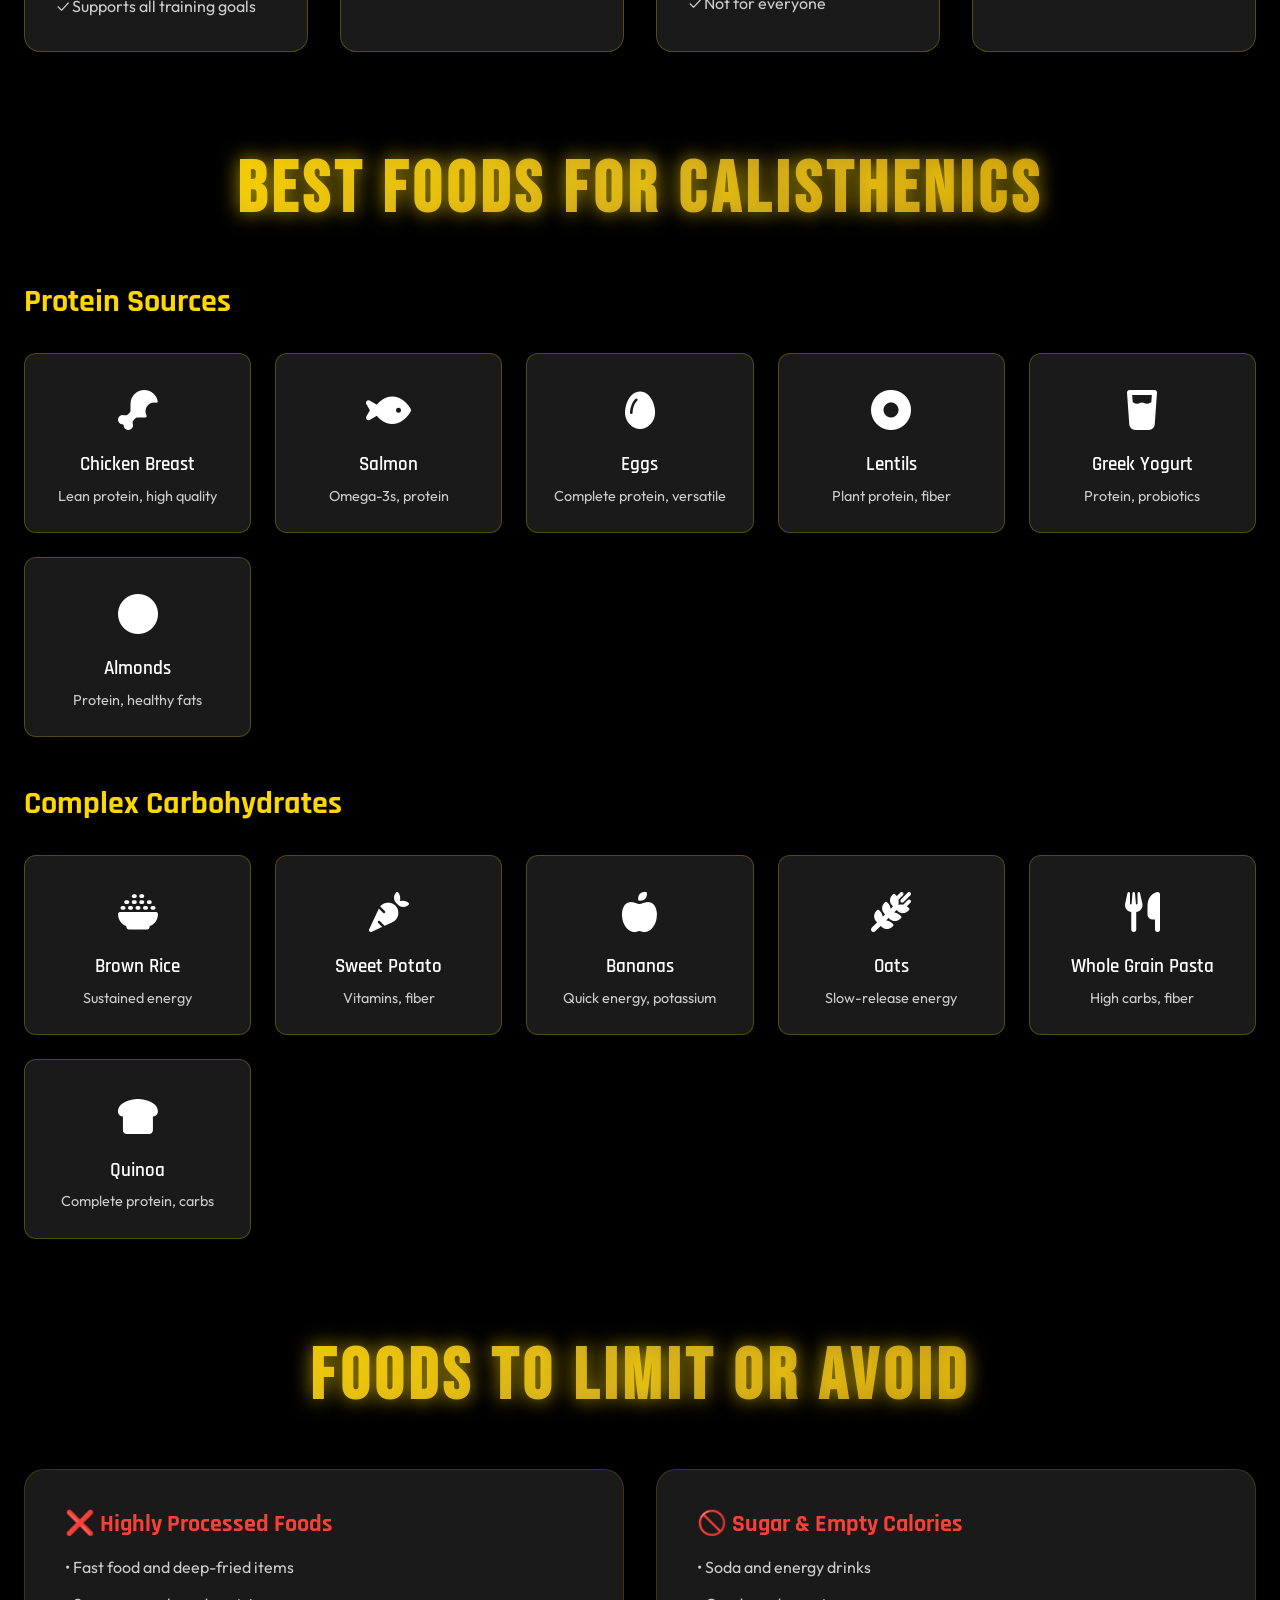
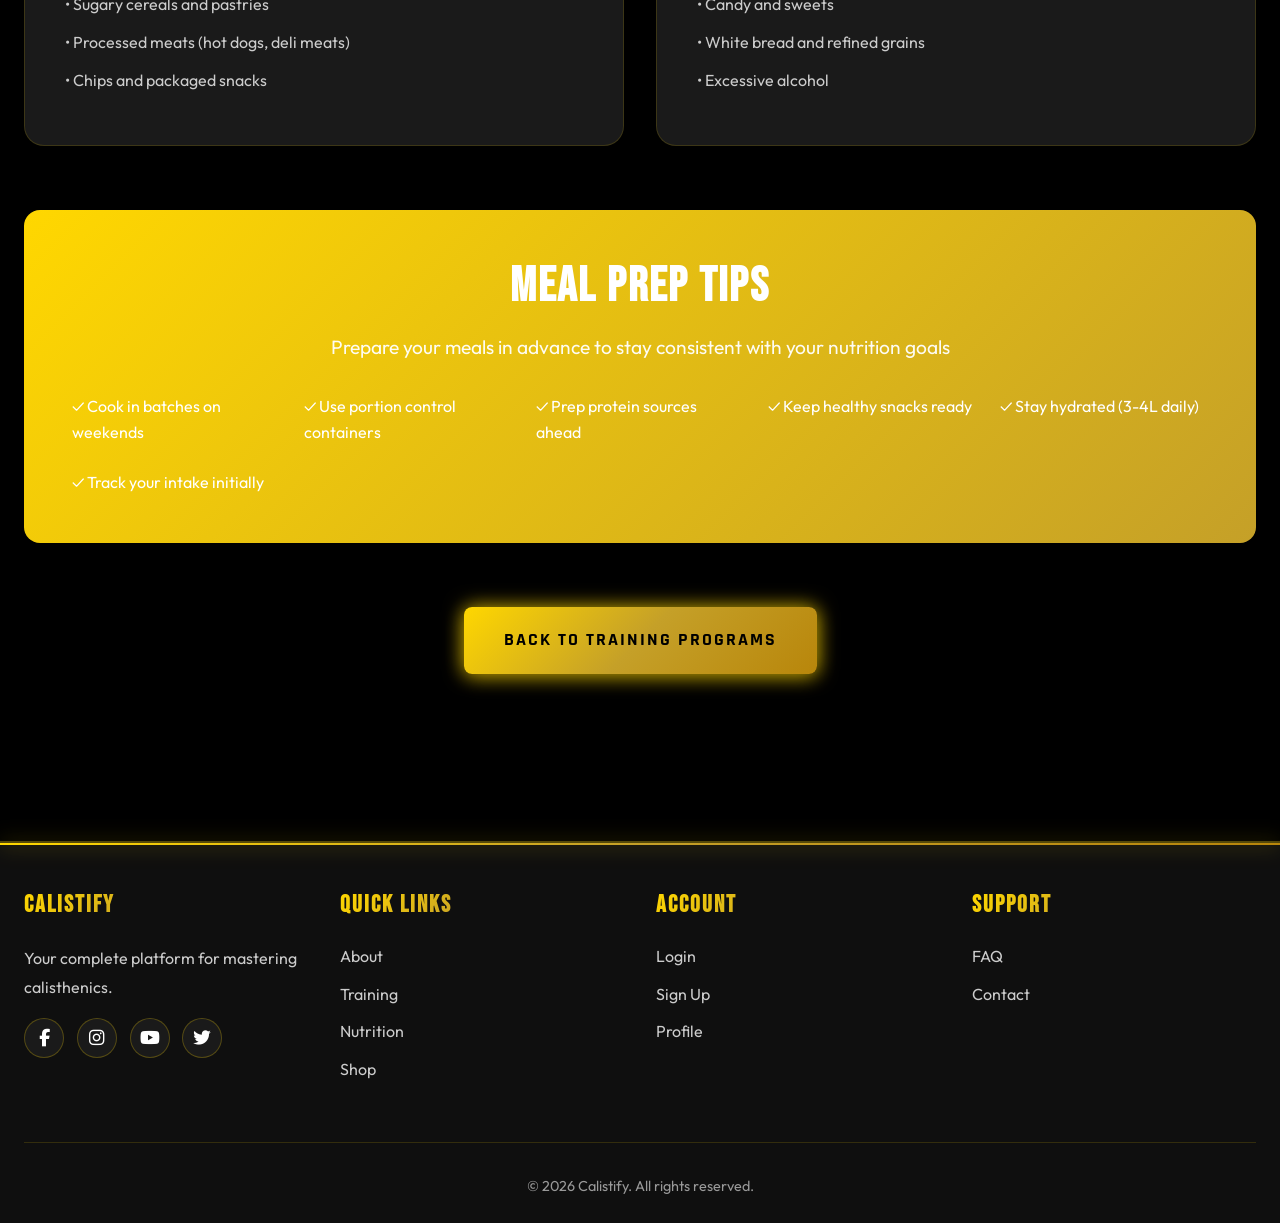
<file: Calistify/nutrition.html>
<!DOCTYPE html>
<html lang="en">
<head>
  <meta charset="UTF-8">
  <meta name="viewport" content="width=device-width, initial-scale=1.0">
  <title>Nutrition Guide - CALISTIFY</title>
  <link rel="stylesheet" href="css/styles.css">
  <link rel="stylesheet" href="css/animations.css">
  <link rel="stylesheet" href="https://cdnjs.cloudflare.com/ajax/libs/font-awesome/6.4.0/css/all.min.css">
</head>
<body>
  <!-- Mobile Navigation -->
  <div class="mobile-nav" id="mobileNav">
    <div class="mobile-nav-header">
      <div class="mobile-nav-logo">CALISTIFY</div>
      <button class="mobile-nav-close" onclick="closeMobileNav()"><i class="fas fa-times"></i></button>
    </div>
    <nav class="mobile-nav-links" id="mobileNavLinks">
      <a href="index.html" onclick="closeMobileNav()">
        <span class="nav-icon"><i class="fas fa-house"></i></span> Home
      </a>
      <a href="about.html" onclick="closeMobileNav()">
        <span class="nav-icon"><i class="fas fa-circle-info"></i></span> About
      </a>
      <a href="training.html" onclick="closeMobileNav()">
        <span class="nav-icon"><i class="fas fa-dumbbell"></i></span> Training
      </a>
      <a href="nutrition.html" onclick="closeMobileNav()">
        <span class="nav-icon"><i class="fas fa-apple-whole"></i></span> Nutrition
      </a>
      <a href="shop.html" onclick="closeMobileNav()">
        <span class="nav-icon"><i class="fas fa-bag-shopping"></i></span> Shop
      </a>
    </nav>
    <div class="mobile-nav-divider"></div>
    <div class="mobile-nav-actions">
      <a href="login.html" class="btn btn-outline" onclick="closeMobileNav()">Login</a>
      <a href="register.html" class="btn btn-primary" onclick="closeMobileNav()">Sign Up</a>
    </div>
  </div>

  <nav class="navbar">
    <div class="nav-container">
      <div class="logo" onclick="window.location.href='index.html'"><img src="images/Calistify logo.png" alt="Calistify" class="logo-img"></div>
      <ul class="nav-links">
        <li><a href="index.html">Home</a></li>
        <li><a href="about.html">About</a></li>
        <li><a href="training.html">Training</a></li>
        <li><a href="nutrition.html" class="active">Nutrition</a></li>
        <li><a href="shop.html">Shop</a></li>
      </ul>
      <div class="user-actions">
        <button class="hamburger" id="hamburgerBtn" onclick="toggleMobileNav()" aria-label="Menu"><span></span><span></span><span></span></button>
        <div class="cart-icon" onclick="window.location.href='cart.html'">
          <i class="fas fa-shopping-cart" style="font-size: 1.5rem;"></i>
          <span class="cart-count">0</span>
        </div>
        <div class="auth-buttons">
          <a href="login.html" class="btn btn-outline">Login</a>
          <a href="register.html" class="btn btn-primary">Sign Up</a>
        </div>
      </div>
    </div>
  </nav>

  <section class="page-header">
    <div class="container">
      <h1 class="text-gradient">NUTRITION GUIDE</h1>
      <p style="font-size: 1.5rem; color: var(--text-secondary); max-width: 800px; margin: 0 auto;">Fuel your body for optimal calisthenics performance. Learn what to eat, when, and why.</p>
    </div>
  </section>

  <section class="nutrition-section">
    <div class="container">
      <h2 class="section-title">NUTRITION FUNDAMENTALS</h2>
      <p class="section-subtitle">Build your body from the inside out</p>

      <div class="grid-3">
        <div class="card">
          <h3 style="font-family: var(--font-heading); font-size: 1.8rem; margin-bottom: 1rem; color: var(--primary);"><i class="fas fa-drumstick-bite" style="font-size:inherit;color:inherit;"></i> Protein</h3>
          <p style="color: var(--text-secondary); line-height: 1.8;"><strong>1.6-2.2g per kg bodyweight</strong><br>Essential for muscle recovery and growth. Aim for lean sources spread throughout the day.</p>
        </div>
        <div class="card">
          <h3 style="font-family: var(--font-heading); font-size: 1.8rem; margin-bottom: 1rem; color: var(--primary);"><i class="fas fa-bowl-rice" style="font-size:inherit;color:inherit;"></i> Carbohydrates</h3>
          <p style="color: var(--text-secondary); line-height: 1.8;"><strong>3-5g per kg bodyweight</strong><br>Your primary energy source. Focus on complex carbs for sustained energy during training.</p>
        </div>
        <div class="card">
          <h3 style="font-family: var(--font-heading); font-size: 1.8rem; margin-bottom: 1rem; color: var(--primary);"><i class="fas fa-leaf" style="font-size:inherit;color:inherit;"></i> Healthy Fats</h3>
          <p style="color: var(--text-secondary); line-height: 1.8;"><strong>0.8-1.2g per kg bodyweight</strong><br>Support hormone production and joint health. Include omega-3s for recovery.</p>
        </div>
      </div>

      <h2 class="section-title" style="margin-top: 6rem;">DIET APPROACHES</h2>
      <div class="diet-grid">
        <div class="diet-card">
          <div class="diet-icon"><i class="fas fa-scale-balanced" style="font-size:inherit;color:inherit;"></i></div>
          <h3 class="diet-title">Balanced Macro Diet</h3>
          <p style="color: var(--text-secondary); line-height: 1.8; margin-bottom: 1rem;">The most versatile approach for calisthenics athletes. Balance protein, carbs, and fats to support training while maintaining a healthy body composition.</p>
          <ul style="list-style: none; color: var(--text-secondary);"><li>✓ Flexible and sustainable</li><li>✓ Good for beginners</li><li>✓ Supports all training goals</li></ul>
        </div>
        <div class="diet-card">
          <div class="diet-icon"><i class="fas fa-spa" style="font-size:inherit;color:inherit;"></i></div>
          <h3 class="diet-title">Plant-Based Athlete</h3>
          <p style="color: var(--text-secondary); line-height: 1.8; margin-bottom: 1rem;">Fully plant-based nutrition for calisthenics. Focus on complete protein sources, adequate calories, and proper supplementation (B12, D3).</p>
          <ul style="list-style: none; color: var(--text-secondary);"><li>✓ High in micronutrients</li><li>✓ Good for recovery</li><li>✓ Requires planning</li></ul>
        </div>
        <div class="diet-card">
          <div class="diet-icon"><i class="fas fa-clock" style="font-size:inherit;color:inherit;"></i></div>
          <h3 class="diet-title">Intermittent Fasting</h3>
          <p style="color: var(--text-secondary); line-height: 1.8; margin-bottom: 1rem;">Time-restricted eating (16:8 or 18:6). Can work well for calisthenics if training is properly timed and sufficient calories are consumed.</p>
          <ul style="list-style: none; color: var(--text-secondary);"><li>✓ May improve insulin sensitivity</li><li>✓ Convenient for some</li><li>✓ Not for everyone</li></ul>
        </div>
        <div class="diet-card">
          <div class="diet-icon"><i class="fas fa-weight-hanging" style="font-size:inherit;color:inherit;"></i></div>
          <h3 class="diet-title">High Protein Focus</h3>
          <p style="color: var(--text-secondary); line-height: 1.8; margin-bottom: 1rem;">Elevated protein intake (2-2.5g/kg) to maximize muscle recovery and support strength gains. Ideal during intensive training phases.</p>
          <ul style="list-style: none; color: var(--text-secondary);"><li>✓ Great for muscle building</li><li>✓ Supports recovery</li><li>✓ Very satiating</li></ul>
        </div>
      </div>

      <h2 class="section-title" style="margin-top: 6rem;">BEST FOODS FOR CALISTHENICS</h2>
      <h3 style="font-family: var(--font-heading); font-size: 2rem; margin: 3rem 0 2rem; color: var(--primary);">Protein Sources</h3>
      <div class="food-grid">
        <div class="food-item"><div class="food-emoji"><i class="fas fa-drumstick-bite" style="font-size:inherit;color:inherit;"></i></div><div class="food-name">Chicken Breast</div><div class="food-benefit">Lean protein, high quality</div></div>
        <div class="food-item"><div class="food-emoji"><i class="fas fa-fish" style="font-size:inherit;color:inherit;"></i></div><div class="food-name">Salmon</div><div class="food-benefit">Omega-3s, protein</div></div>
        <div class="food-item"><div class="food-emoji"><i class="fas fa-egg" style="font-size:inherit;color:inherit;"></i></div><div class="food-name">Eggs</div><div class="food-benefit">Complete protein, versatile</div></div>
        <div class="food-item"><div class="food-emoji"><i class="fas fa-circle-dot" style="font-size:inherit;color:inherit;"></i></div><div class="food-name">Lentils</div><div class="food-benefit">Plant protein, fiber</div></div>
        <div class="food-item"><div class="food-emoji"><i class="fas fa-glass-water" style="font-size:inherit;color:inherit;"></i></div><div class="food-name">Greek Yogurt</div><div class="food-benefit">Protein, probiotics</div></div>
        <div class="food-item"><div class="food-emoji"><i class="fas fa-circle" style="font-size:inherit;color:inherit;"></i></div><div class="food-name">Almonds</div><div class="food-benefit">Protein, healthy fats</div></div>
      </div>

      <h3 style="font-family: var(--font-heading); font-size: 2rem; margin: 3rem 0 2rem; color: var(--primary);">Complex Carbohydrates</h3>
      <div class="food-grid">
        <div class="food-item"><div class="food-emoji"><i class="fas fa-bowl-rice" style="font-size:inherit;color:inherit;"></i></div><div class="food-name">Brown Rice</div><div class="food-benefit">Sustained energy</div></div>
        <div class="food-item"><div class="food-emoji"><i class="fas fa-carrot" style="font-size:inherit;color:inherit;"></i></div><div class="food-name">Sweet Potato</div><div class="food-benefit">Vitamins, fiber</div></div>
        <div class="food-item"><div class="food-emoji"><i class="fas fa-apple-whole" style="font-size:inherit;color:inherit;"></i></div><div class="food-name">Bananas</div><div class="food-benefit">Quick energy, potassium</div></div>
        <div class="food-item"><div class="food-emoji"><i class="fas fa-wheat-awn" style="font-size:inherit;color:inherit;"></i></div><div class="food-name">Oats</div><div class="food-benefit">Slow-release energy</div></div>
        <div class="food-item"><div class="food-emoji"><i class="fas fa-utensils" style="font-size:inherit;color:inherit;"></i></div><div class="food-name">Whole Grain Pasta</div><div class="food-benefit">High carbs, fiber</div></div>
        <div class="food-item"><div class="food-emoji"><i class="fas fa-bread-slice" style="font-size:inherit;color:inherit;"></i></div><div class="food-name">Quinoa</div><div class="food-benefit">Complete protein, carbs</div></div>
      </div>

      <h2 class="section-title" style="margin-top: 6rem;">FOODS TO LIMIT OR AVOID</h2>
      <div class="grid-2" style="margin-top: 3rem;">
        <div class="card">
          <h3 style="font-family: var(--font-heading); font-size: 1.5rem; margin-bottom: 1rem; color: #F44336;">❌ Highly Processed Foods</h3>
          <ul style="list-style: none; color: var(--text-secondary);">
            <li style="margin-bottom: 0.75rem;">• Fast food and deep-fried items</li>
            <li style="margin-bottom: 0.75rem;">• Sugary cereals and pastries</li>
            <li style="margin-bottom: 0.75rem;">• Processed meats (hot dogs, deli meats)</li>
            <li style="margin-bottom: 0.75rem;">• Chips and packaged snacks</li>
          </ul>
        </div>
        <div class="card">
          <h3 style="font-family: var(--font-heading); font-size: 1.5rem; margin-bottom: 1rem; color: #F44336;">🚫 Sugar & Empty Calories</h3>
          <ul style="list-style: none; color: var(--text-secondary);">
            <li style="margin-bottom: 0.75rem;">• Soda and energy drinks</li>
            <li style="margin-bottom: 0.75rem;">• Candy and sweets</li>
            <li style="margin-bottom: 0.75rem;">• White bread and refined grains</li>
            <li style="margin-bottom: 0.75rem;">• Excessive alcohol</li>
          </ul>
        </div>
      </div>

      <div style="background: linear-gradient(135deg, var(--primary), var(--accent)); padding: 3rem; border-radius: 16px; margin: 4rem 0; text-align: center; color: white;">
        <h3 style="font-family: var(--font-display); font-size: 3rem; margin-bottom: 1rem; letter-spacing: 2px;">MEAL PREP TIPS</h3>
        <p style="font-size: 1.2rem; margin-bottom: 2rem; opacity: 0.95;">Prepare your meals in advance to stay consistent with your nutrition goals</p>
        <div style="display: grid; grid-template-columns: repeat(auto-fit, minmax(200px, 1fr)); gap: 1.5rem; text-align: left;">
          <div>✓ Cook in batches on weekends</div>
          <div>✓ Use portion control containers</div>
          <div>✓ Prep protein sources ahead</div>
          <div>✓ Keep healthy snacks ready</div>
          <div>✓ Stay hydrated (3-4L daily)</div>
          <div>✓ Track your intake initially</div>
        </div>
      </div>

      <div style="text-align: center; margin-top: 4rem;">
        <a href="training.html" class="btn btn-primary" style="font-size: 1.1rem; padding: 1.2rem 2.5rem;">Back to Training Programs</a>
      </div>
    </div>
  </section>

  <footer class="footer">
    <div class="container">
      <div class="footer-content">
        <div class="footer-section">
          <h3>CALISTIFY</h3>
          <p style="color: var(--text-secondary); margin-top: 1rem; line-height: 1.8;">Your complete platform for mastering calisthenics.</p>
          <div class="social-links">
            <a href="#"><i class="fab fa-facebook-f"></i></a>
            <a href="#"><i class="fab fa-instagram"></i></a>
            <a href="#"><i class="fab fa-youtube"></i></a>
            <a href="#"><i class="fab fa-twitter"></i></a>
          </div>
        </div>
        <div class="footer-section">
          <h3>Quick Links</h3>
          <ul>
            <li><a href="about.html">About</a></li>
            <li><a href="training.html">Training</a></li>
            <li><a href="nutrition.html">Nutrition</a></li>
            <li><a href="shop.html">Shop</a></li>
          </ul>
        </div>
        <div class="footer-section">
          <h3>Account</h3>
          <ul>
            <li><a href="login.html">Login</a></li>
            <li><a href="register.html">Sign Up</a></li>
            <li><a href="profile.html">Profile</a></li>
          </ul>
        </div>
        <div class="footer-section">
          <h3>Support</h3>
          <ul>
            <li><a href="#">FAQ</a></li>
            <li><a href="#">Contact</a></li>
          </ul>
        </div>
      </div>
      <div class="footer-bottom">
        <p>&copy; 2026 Calistify. All rights reserved.</p>
      </div>
    </div>
  </footer>

  <script src="js/main.js"></script>
</body>
</html>
</file>
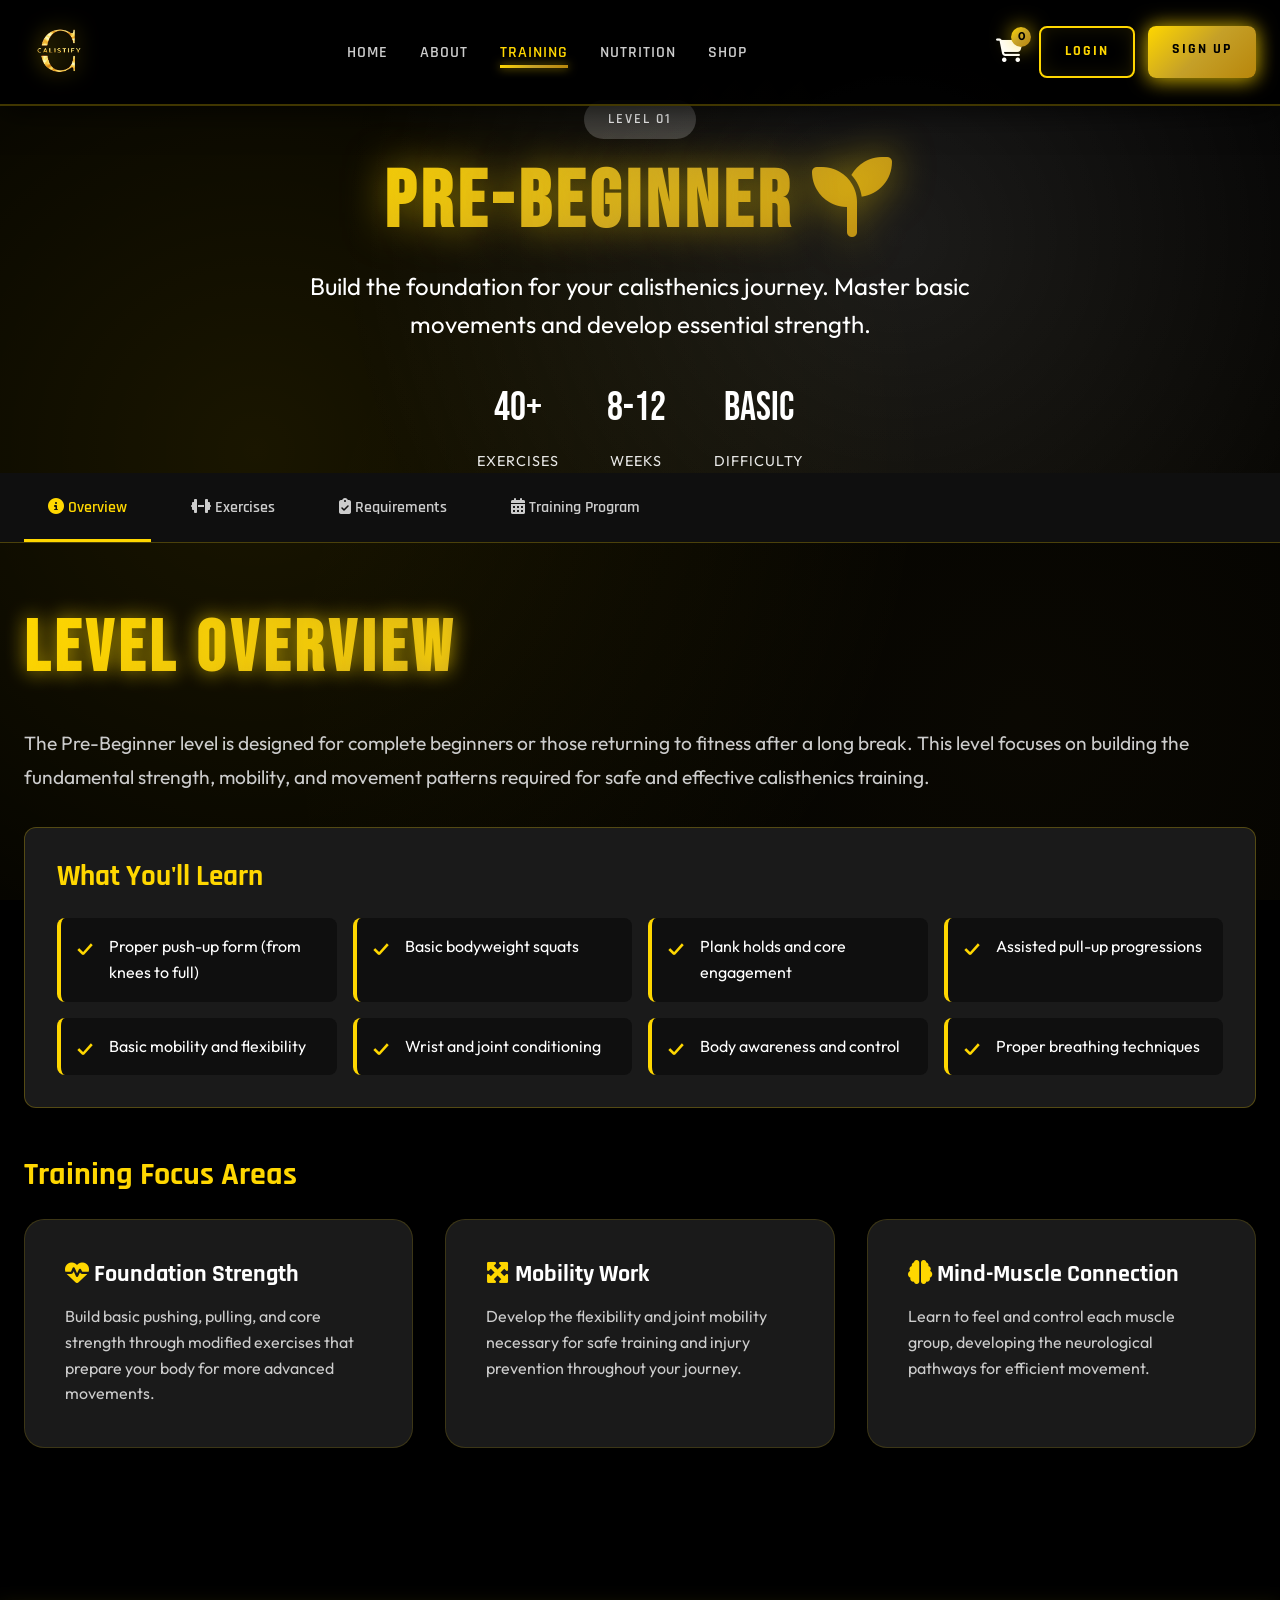
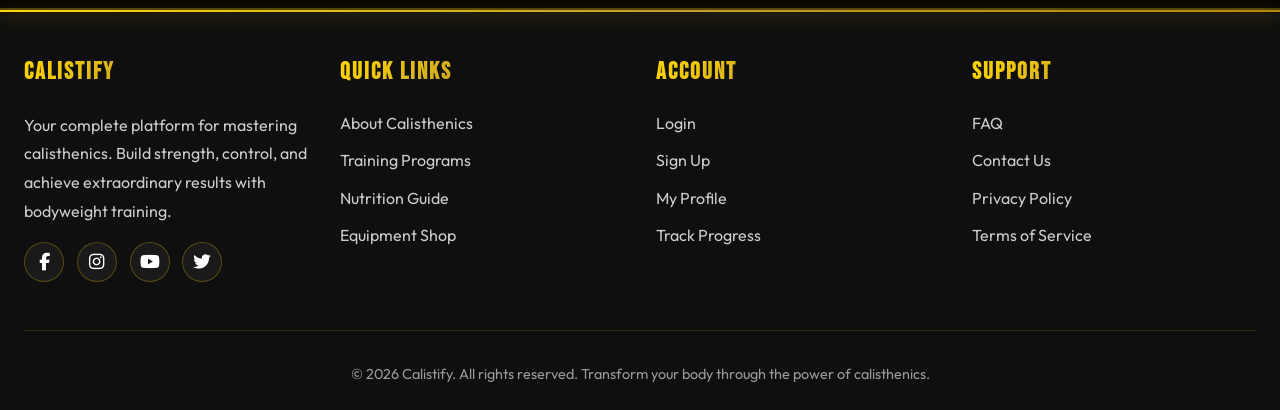
<file: Calistify/pre-beginner.html>
<!DOCTYPE html>
<html lang="en">
<head>
  <meta charset="UTF-8">
  <meta name="viewport" content="width=device-width, initial-scale=1.0">
  <title>Pre-Beginner Level - CALISTIFY</title>
  <link rel="stylesheet" href="css/styles.css">
  <link rel="stylesheet" href="css/animations.css">
  <link rel="stylesheet" href="https://cdnjs.cloudflare.com/ajax/libs/font-awesome/6.4.0/css/all.min.css">

</head>
<body>
  <!-- Mobile Navigation -->
  <div class="mobile-nav" id="mobileNav">
    <div class="mobile-nav-header">
      <div class="mobile-nav-logo">CALISTIFY</div>
      <button class="mobile-nav-close" onclick="closeMobileNav()"><i class="fas fa-times"></i></button>
    </div>
    <nav class="mobile-nav-links" id="mobileNavLinks">
      <a href="index.html" onclick="closeMobileNav()">
        <span class="nav-icon"><i class="fas fa-house"></i></span> Home
      </a>
      <a href="about.html" onclick="closeMobileNav()">
        <span class="nav-icon"><i class="fas fa-circle-info"></i></span> About
      </a>
      <a href="training.html" onclick="closeMobileNav()">
        <span class="nav-icon"><i class="fas fa-dumbbell"></i></span> Training
      </a>
      <a href="nutrition.html" onclick="closeMobileNav()">
        <span class="nav-icon"><i class="fas fa-apple-whole"></i></span> Nutrition
      </a>
      <a href="shop.html" onclick="closeMobileNav()">
        <span class="nav-icon"><i class="fas fa-bag-shopping"></i></span> Shop
      </a>
    </nav>
    <div class="mobile-nav-divider"></div>
    <div class="mobile-nav-actions">
      <a href="login.html" class="btn btn-outline" onclick="closeMobileNav()">Login</a>
      <a href="register.html" class="btn btn-primary" onclick="closeMobileNav()">Sign Up</a>
    </div>
  </div>

  </div>

  <!-- Navigation -->
  <nav class="navbar">
    <div class="nav-container">
      <div class="logo" onclick="window.location.href='index.html'"><img src="images/Calistify logo.png" alt="Calistify" class="logo-img"></div>
      <ul class="nav-links">
        <li><a href="index.html">Home</a></li>
        <li><a href="about.html">About</a></li>
        <li><a href="training.html" class="active">Training</a></li>
        <li><a href="nutrition.html">Nutrition</a></li>
        <li><a href="shop.html">Shop</a></li>
      </ul>
      <div class="user-actions">
        <button class="hamburger" id="hamburgerBtn" onclick="toggleMobileNav()" aria-label="Menu"><span></span><span></span><span></span></button>
        <div class="cart-icon" onclick="window.location.href='cart.html'">
          <i class="fas fa-shopping-cart" style="font-size: 1.5rem;"></i>
          <span class="cart-count">0</span>
        </div>
        <div class="auth-buttons">
          <a href="login.html" class="btn btn-outline">Login</a>
          <a href="register.html" class="btn btn-primary">Sign Up</a>
        </div>
      </div>
    </div>
  </nav>

  <!-- Level Hero -->
  <section class="level-hero">
    <div class="level-hero-content">
      <div class="container">
        <span class="level-badge">Level 01</span>
        <h1>PRE-BEGINNER <i class="fas fa-seedling" style="font-size:inherit;color:inherit;"></i></h1>
        <p>Build the foundation for your calisthenics journey. Master basic movements and develop essential strength.</p>
        
        <div class="level-info">
          <div class="info-item">
            <span class="info-value">40+</span>
            <span class="info-label">Exercises</span>
          </div>
          <div class="info-item">
            <span class="info-value">8-12</span>
            <span class="info-label">Weeks</span>
          </div>
          <div class="info-item">
            <span class="info-value">Basic</span>
            <span class="info-label">Difficulty</span>
          </div>
        </div>
      </div>
    </div>
  </section>

  <!-- Tabs -->
  <div class="content-tabs">
    <div class="tabs-container">
      <button class="tab-btn active" onclick="switchTab('overview')">
        <i class="fas fa-info-circle"></i> Overview
      </button>
      <button class="tab-btn" onclick="switchTab('exercises')">
        <i class="fas fa-dumbbell"></i> Exercises
      </button>
      <button class="tab-btn" onclick="switchTab('requirements')">
        <i class="fas fa-clipboard-check"></i> Requirements
      </button>
      <button class="tab-btn" onclick="switchTab('program')">
        <i class="fas fa-calendar-alt"></i> Training Program
      </button>
    </div>
  </div>

  <!-- Tab Contents -->
  <div class="container">
    <!-- Overview Tab -->
    <div id="overview" class="tab-content active">
      <h2 class="section-title" style="text-align: left; margin-bottom: 2rem;">Level Overview</h2>
      
      <p style="font-size: 1.2rem; color: var(--text-secondary); line-height: 1.8; margin-bottom: 2rem;">
        The Pre-Beginner level is designed for complete beginners or those returning to fitness after a long break. 
        This level focuses on building the fundamental strength, mobility, and movement patterns required for safe 
        and effective calisthenics training.
      </p>

      <div class="requirements-list">
        <h3>What You'll Learn</h3>
        <ul>
          <li>Proper push-up form (from knees to full)</li>
          <li>Basic bodyweight squats</li>
          <li>Plank holds and core engagement</li>
          <li>Assisted pull-up progressions</li>
          <li>Basic mobility and flexibility</li>
          <li>Wrist and joint conditioning</li>
          <li>Body awareness and control</li>
          <li>Proper breathing techniques</li>
        </ul>
      </div>

      <h3 style="font-family: var(--font-heading); font-size: 2rem; margin: 3rem 0 1.5rem; color: var(--primary);">
        Training Focus Areas
      </h3>
      <div class="grid-3">
        <div class="card">
          <h4 style="font-family: var(--font-heading); font-size: 1.5rem; margin-bottom: 1rem;">
            <i class="fas fa-heartbeat" style="color: var(--primary);"></i> Foundation Strength
          </h4>
          <p style="color: var(--text-secondary);">
            Build basic pushing, pulling, and core strength through modified exercises that prepare your body for more advanced movements.
          </p>
        </div>

        <div class="card">
          <h4 style="font-family: var(--font-heading); font-size: 1.5rem; margin-bottom: 1rem;">
            <i class="fas fa-expand-arrows-alt" style="color: var(--primary);"></i> Mobility Work
          </h4>
          <p style="color: var(--text-secondary);">
            Develop the flexibility and joint mobility necessary for safe training and injury prevention throughout your journey.
          </p>
        </div>

        <div class="card">
          <h4 style="font-family: var(--font-heading); font-size: 1.5rem; margin-bottom: 1rem;">
            <i class="fas fa-brain" style="color: var(--primary);"></i> Mind-Muscle Connection
          </h4>
          <p style="color: var(--text-secondary);">
            Learn to feel and control each muscle group, developing the neurological pathways for efficient movement.
          </p>
        </div>
      </div>
    </div>

    <!-- Exercises Tab -->
    <div id="exercises" class="tab-content">
      <h2 class="section-title" style="text-align: left; margin-bottom: 1rem;">Exercise Library</h2>
      <p style="font-size: 1.1rem; color: var(--text-secondary); margin-bottom: 3rem;">
        All exercises include detailed GIFs, form cues, and progression paths. Click any exercise to view full details.
      </p>

      <h3 style="font-family: var(--font-heading); font-size: 1.8rem; margin: 2rem 0 1.5rem; color: var(--primary);">
        Push Exercises
      </h3>
      <div class="exercise-grid">
        <div class="exercise-card">
          <div class="exercise-gif-wrapper"><div class="exercise-gif-placeholder"><i class="fas fa-play-circle"></i><span>Add Exercise GIF</span></div><span class="exercise-gif-badge">GIF</span></div>
          <div class="exercise-body">
            <h4 class="exercise-title">Wall Push-Ups</h4>
            <div class="exercise-meta">
              <span class="exercise-difficulty difficulty-easy">Easy</span>
              <span class="exercise-muscles">Chest, Triceps, Shoulders</span>
            </div>
            <p class="exercise-description">
              Perfect starting point for building pushing strength. Stand facing a wall and perform push-ups at an incline.
            </p>
            <div class="exercise-stats">
              <div class="stat">
                <span class="stat-value">3-4</span>
                <span class="stat-label">Sets</span>
              </div>
              <div class="stat">
                <span class="stat-value">10-15</span>
                <span class="stat-label">Reps</span>
              </div>
              <div class="stat">
                <span class="stat-value">60s</span>
                <span class="stat-label">Rest</span>
              </div>
            </div>
          </div>
        </div>

        <div class="exercise-card">
          <div class="exercise-gif-wrapper"><div class="exercise-gif-placeholder"><i class="fas fa-play-circle"></i><span>Add Exercise GIF</span></div><span class="exercise-gif-badge">GIF</span></div>
          <div class="exercise-body">
            <h4 class="exercise-title">Incline Push-Ups</h4>
            <div class="exercise-meta">
              <span class="exercise-difficulty difficulty-easy">Easy</span>
              <span class="exercise-muscles">Chest, Triceps, Core</span>
            </div>
            <p class="exercise-description">
              Use an elevated surface (bench, table) to reduce the difficulty while maintaining proper form.
            </p>
            <div class="exercise-stats">
              <div class="stat">
                <span class="stat-value">3-4</span>
                <span class="stat-label">Sets</span>
              </div>
              <div class="stat">
                <span class="stat-value">8-12</span>
                <span class="stat-label">Reps</span>
              </div>
              <div class="stat">
                <span class="stat-value">60s</span>
                <span class="stat-label">Rest</span>
              </div>
            </div>
          </div>
        </div>

        <div class="exercise-card">
          <div class="exercise-gif-wrapper"><div class="exercise-gif-placeholder"><i class="fas fa-play-circle"></i><span>Add Exercise GIF</span></div><span class="exercise-gif-badge">GIF</span></div>
          <div class="exercise-body">
            <h4 class="exercise-title">Knee Push-Ups</h4>
            <div class="exercise-meta">
              <span class="exercise-difficulty difficulty-medium">Medium</span>
              <span class="exercise-muscles">Chest, Triceps, Shoulders</span>
            </div>
            <p class="exercise-description">
              Modified push-up from knees. Maintain straight line from knees to shoulders, engaging core throughout.
            </p>
            <div class="exercise-stats">
              <div class="stat">
                <span class="stat-value">3-4</span>
                <span class="stat-label">Sets</span>
              </div>
              <div class="stat">
                <span class="stat-value">6-10</span>
                <span class="stat-label">Reps</span>
              </div>
              <div class="stat">
                <span class="stat-value">90s</span>
                <span class="stat-label">Rest</span>
              </div>
            </div>
          </div>
        </div>

        <div class="exercise-card">
          <div class="exercise-gif-wrapper"><div class="exercise-gif-placeholder"><i class="fas fa-play-circle"></i><span>Add Exercise GIF</span></div><span class="exercise-gif-badge">GIF</span></div>
          <div class="exercise-body">
            <h4 class="exercise-title">Eccentric Push-Ups</h4>
            <div class="exercise-meta">
              <span class="exercise-difficulty difficulty-medium">Medium</span>
              <span class="exercise-muscles">Full Upper Body</span>
            </div>
            <p class="exercise-description">
              Lower yourself slowly (5 seconds) from plank position. This builds strength for full push-ups.
            </p>
            <div class="exercise-stats">
              <div class="stat">
                <span class="stat-value">3</span>
                <span class="stat-label">Sets</span>
              </div>
              <div class="stat">
                <span class="stat-value">5-8</span>
                <span class="stat-label">Reps</span>
              </div>
              <div class="stat">
                <span class="stat-value">90s</span>
                <span class="stat-label">Rest</span>
              </div>
            </div>
          </div>
        </div>
      </div>

      <h3 style="font-family: var(--font-heading); font-size: 1.8rem; margin: 3rem 0 1.5rem; color: var(--primary);">
        Pull Exercises
      </h3>
      <div class="exercise-grid">
        <div class="exercise-card">
          <div class="exercise-gif-wrapper"><div class="exercise-gif-placeholder"><i class="fas fa-play-circle"></i><span>Add Exercise GIF</span></div><span class="exercise-gif-badge">GIF</span></div>
          <div class="exercise-body">
            <h4 class="exercise-title">Assisted Pull-Up (Band)</h4>
            <div class="exercise-meta">
              <span class="exercise-difficulty difficulty-medium">Medium</span>
              <span class="exercise-muscles">Back, Biceps</span>
            </div>
            <p class="exercise-description">
              Use resistance bands for assistance. Focus on pulling with your back, not just arms.
            </p>
            <div class="exercise-stats">
              <div class="stat">
                <span class="stat-value">3-4</span>
                <span class="stat-label">Sets</span>
              </div>
              <div class="stat">
                <span class="stat-value">5-8</span>
                <span class="stat-label">Reps</span>
              </div>
              <div class="stat">
                <span class="stat-value">120s</span>
                <span class="stat-label">Rest</span>
              </div>
            </div>
          </div>
        </div>

        <div class="exercise-card">
          <div class="exercise-gif-wrapper"><div class="exercise-gif-placeholder"><i class="fas fa-play-circle"></i><span>Add Exercise GIF</span></div><span class="exercise-gif-badge">GIF</span></div>
          <div class="exercise-body">
            <h4 class="exercise-title">Australian Pull-Ups</h4>
            <div class="exercise-meta">
              <span class="exercise-difficulty difficulty-medium">Medium</span>
              <span class="exercise-muscles">Back, Biceps, Core</span>
            </div>
            <p class="exercise-description">
              Horizontal pulling exercise using a low bar. Keep body straight, pull chest to bar.
            </p>
            <div class="exercise-stats">
              <div class="stat">
                <span class="stat-value">3-4</span>
                <span class="stat-label">Sets</span>
              </div>
              <div class="stat">
                <span class="stat-value">8-12</span>
                <span class="stat-label">Reps</span>
              </div>
              <div class="stat">
                <span class="stat-value">90s</span>
                <span class="stat-label">Rest</span>
              </div>
            </div>
          </div>
        </div>

        <div class="exercise-card">
          <div class="exercise-gif-wrapper"><div class="exercise-gif-placeholder"><i class="fas fa-play-circle"></i><span>Add Exercise GIF</span></div><span class="exercise-gif-badge">GIF</span></div>
          <div class="exercise-body">
            <h4 class="exercise-title">Dead Hang</h4>
            <div class="exercise-meta">
              <span class="exercise-difficulty difficulty-easy">Easy</span>
              <span class="exercise-muscles">Grip, Shoulders</span>
            </div>
            <p class="exercise-description">
              Simply hang from a bar. Builds grip strength and shoulder stability essential for pull-ups.
            </p>
            <div class="exercise-stats">
              <div class="stat">
                <span class="stat-value">3-5</span>
                <span class="stat-label">Sets</span>
              </div>
              <div class="stat">
                <span class="stat-value">20-40s</span>
                <span class="stat-label">Duration</span>
              </div>
              <div class="stat">
                <span class="stat-value">60s</span>
                <span class="stat-label">Rest</span>
              </div>
            </div>
          </div>
        </div>
      </div>

      <h3 style="font-family: var(--font-heading); font-size: 1.8rem; margin: 3rem 0 1.5rem; color: var(--primary);">
        Core & Leg Exercises
      </h3>
      <div class="exercise-grid">
        <div class="exercise-card">
          <div class="exercise-gif-wrapper"><div class="exercise-gif-placeholder"><i class="fas fa-play-circle"></i><span>Add Exercise GIF</span></div><span class="exercise-gif-badge">GIF</span></div>
          <div class="exercise-body">
            <h4 class="exercise-title">Plank Hold</h4>
            <div class="exercise-meta">
              <span class="exercise-difficulty difficulty-medium">Medium</span>
              <span class="exercise-muscles">Core, Shoulders</span>
            </div>
            <p class="exercise-description">
              Hold straight body position on forearms. Engage core, don't let hips sag. Build up time gradually.
            </p>
            <div class="exercise-stats">
              <div class="stat">
                <span class="stat-value">3-4</span>
                <span class="stat-label">Sets</span>
              </div>
              <div class="stat">
                <span class="stat-value">30-60s</span>
                <span class="stat-label">Duration</span>
              </div>
              <div class="stat">
                <span class="stat-value">60s</span>
                <span class="stat-label">Rest</span>
              </div>
            </div>
          </div>
        </div>

        <div class="exercise-card">
          <div class="exercise-gif-wrapper"><div class="exercise-gif-placeholder"><i class="fas fa-play-circle"></i><span>Add Exercise GIF</span></div><span class="exercise-gif-badge">GIF</span></div>
          <div class="exercise-body">
            <h4 class="exercise-title">Bodyweight Squats</h4>
            <div class="exercise-meta">
              <span class="exercise-difficulty difficulty-easy">Easy</span>
              <span class="exercise-muscles">Legs, Glutes</span>
            </div>
            <p class="exercise-description">
              Basic squat pattern. Feet shoulder-width, sit back, keep chest up. Build leg strength and mobility.
            </p>
            <div class="exercise-stats">
              <div class="stat">
                <span class="stat-value">3-4</span>
                <span class="stat-label">Sets</span>
              </div>
              <div class="stat">
                <span class="stat-value">12-20</span>
                <span class="stat-label">Reps</span>
              </div>
              <div class="stat">
                <span class="stat-value">60s</span>
                <span class="stat-label">Rest</span>
              </div>
            </div>
          </div>
        </div>

        <div class="exercise-card">
          <div class="exercise-gif-wrapper"><div class="exercise-gif-placeholder"><i class="fas fa-play-circle"></i><span>Add Exercise GIF</span></div><span class="exercise-gif-badge">GIF</span></div>
          <div class="exercise-body">
            <h4 class="exercise-title">Forward Lunges</h4>
            <div class="exercise-meta">
              <span class="exercise-difficulty difficulty-medium">Medium</span>
              <span class="exercise-muscles">Legs, Glutes, Balance</span>
            </div>
            <p class="exercise-description">
              Step forward, lower back knee. Develops single-leg strength and balance. Keep torso upright.
            </p>
            <div class="exercise-stats">
              <div class="stat">
                <span class="stat-value">3</span>
                <span class="stat-label">Sets</span>
              </div>
              <div class="stat">
                <span class="stat-value">10/leg</span>
                <span class="stat-label">Reps</span>
              </div>
              <div class="stat">
                <span class="stat-value">60s</span>
                <span class="stat-label">Rest</span>
              </div>
            </div>
          </div>
        </div>
      </div>
    </div>

    <!-- Requirements Tab -->
    <div id="requirements" class="tab-content">
      <h2 class="section-title" style="text-align: left; margin-bottom: 2rem;">Level Requirements</h2>
      
      <p style="font-size: 1.2rem; color: var(--text-secondary); line-height: 1.8; margin-bottom: 3rem;">
        To successfully complete the Pre-Beginner level and progress to Beginner, you should be able to perform 
        these exercises with good form:
      </p>

      <div class="requirements-list">
        <h3>Minimum Standards to Progress</h3>
        <ul>
          <li>20 consecutive wall push-ups</li>
          <li>15 consecutive knee push-ups</li>
          <li>10 consecutive incline push-ups</li>
          <li>30-second plank hold</li>
          <li>20 bodyweight squats</li>
          <li>10 Australian pull-ups</li>
          <li>15-second dead hang</li>
          <li>10 forward lunges each leg</li>
        </ul>
      </div>

      <div style="background: linear-gradient(135deg, rgba(255, 77, 0, 0.1), rgba(255, 215, 0, 0.05)); padding: 3rem; border-radius: 16px; margin: 3rem 0; text-align: center;">
        <h3 style="font-family: var(--font-heading); font-size: 2rem; margin-bottom: 1rem; color: var(--primary);">
          Take Your Time
        </h3>
        <p style="font-size: 1.2rem; color: var(--text-secondary); max-width: 700px; margin: 0 auto;">
          There's no rush to progress. Focus on building solid form and strength. Most people complete this 
          level in 8-12 weeks, but your timeline may vary. Quality over speed!
        </p>
      </div>
    </div>

    <!-- Program Tab -->
    <div id="program" class="tab-content">
      <h2 class="section-title" style="text-align: left; margin-bottom: 2rem;">8-Week Training Program</h2>
      
      <p style="font-size: 1.2rem; color: var(--text-secondary); line-height: 1.8; margin-bottom: 3rem;">
        Follow this structured program 3-4 times per week. Allow at least one rest day between sessions.
      </p>

      <div class="grid-2">
        <div class="card">
          <h3 style="font-family: var(--font-heading); font-size: 1.8rem; margin-bottom: 1.5rem; color: var(--primary);">
            Weeks 1-2: Foundation
          </h3>
          <h4 style="margin: 1.5rem 0 1rem; color: var(--text-primary);">Workout A (Mon/Wed)</h4>
          <ul style="list-style: none; color: var(--text-secondary);">
            <li style="margin-bottom: 0.75rem;">• Wall Push-Ups: 3 sets x 10-15 reps</li>
            <li style="margin-bottom: 0.75rem;">• Dead Hang: 3 sets x 10-20 seconds</li>
            <li style="margin-bottom: 0.75rem;">• Bodyweight Squats: 3 sets x 15 reps</li>
            <li style="margin-bottom: 0.75rem;">• Plank: 3 sets x 20-30 seconds</li>
          </ul>
          
          <h4 style="margin: 1.5rem 0 1rem; color: var(--text-primary);">Workout B (Fri/Sat)</h4>
          <ul style="list-style: none; color: var(--text-secondary);">
            <li style="margin-bottom: 0.75rem;">• Incline Push-Ups: 3 sets x 8-12 reps</li>
            <li style="margin-bottom: 0.75rem;">• Australian Pull-Ups: 3 sets x 5-8 reps</li>
            <li style="margin-bottom: 0.75rem;">• Forward Lunges: 3 sets x 8/leg</li>
            <li style="margin-bottom: 0.75rem;">• Side Plank: 3 sets x 15s/side</li>
          </ul>
        </div>

        <div class="card">
          <h3 style="font-family: var(--font-heading); font-size: 1.8rem; margin-bottom: 1.5rem; color: var(--primary);">
            Weeks 3-4: Building Strength
          </h3>
          <h4 style="margin: 1.5rem 0 1rem; color: var(--text-primary);">Workout A</h4>
          <ul style="list-style: none; color: var(--text-secondary);">
            <li style="margin-bottom: 0.75rem;">• Incline Push-Ups: 4 sets x 10-15 reps</li>
            <li style="margin-bottom: 0.75rem;">• Dead Hang: 4 sets x 15-25 seconds</li>
            <li style="margin-bottom: 0.75rem;">• Bodyweight Squats: 4 sets x 20 reps</li>
            <li style="margin-bottom: 0.75rem;">• Plank: 4 sets x 30-45 seconds</li>
          </ul>
          
          <h4 style="margin: 1.5rem 0 1rem; color: var(--text-primary);">Workout B</h4>
          <ul style="list-style: none; color: var(--text-secondary);">
            <li style="margin-bottom: 0.75rem;">• Knee Push-Ups: 4 sets x 6-10 reps</li>
            <li style="margin-bottom: 0.75rem;">• Australian Pull-Ups: 4 sets x 8-12 reps</li>
            <li style="margin-bottom: 0.75rem;">• Bulgarian Split Squat: 3 sets x 8/leg</li>
            <li style="margin-bottom: 0.75rem;">• Mountain Climbers: 3 sets x 20 total</li>
          </ul>
        </div>

        <div class="card">
          <h3 style="font-family: var(--font-heading); font-size: 1.8rem; margin-bottom: 1.5rem; color: var(--primary);">
            Weeks 5-6: Progression
          </h3>
          <h4 style="margin: 1.5rem 0 1rem; color: var(--text-primary);">Workout A</h4>
          <ul style="list-style: none; color: var(--text-secondary);">
            <li style="margin-bottom: 0.75rem;">• Knee Push-Ups: 4 sets x 8-12 reps</li>
            <li style="margin-bottom: 0.75rem;">• Assisted Pull-Ups: 4 sets x 5-8 reps</li>
            <li style="margin-bottom: 0.75rem;">• Jump Squats: 3 sets x 10 reps</li>
            <li style="margin-bottom: 0.75rem;">• Plank to Down Dog: 3 sets x 10 reps</li>
          </ul>
          
          <h4 style="margin: 1.5rem 0 1rem; color: var(--text-primary);">Workout B</h4>
          <ul style="list-style: none; color: var(--text-secondary);">
            <li style="margin-bottom: 0.75rem;">• Eccentric Push-Ups: 4 sets x 5-8 reps</li>
            <li style="margin-bottom: 0.75rem;">• Australian Pull-Ups: 4 sets x 10-15 reps</li>
            <li style="margin-bottom: 0.75rem;">• Step-Ups: 3 sets x 12/leg</li>
            <li style="margin-bottom: 0.75rem;">• Leg Raises: 3 sets x 8-12 reps</li>
          </ul>
        </div>

        <div class="card">
          <h3 style="font-family: var(--font-heading); font-size: 1.8rem; margin-bottom: 1.5rem; color: var(--primary);">
            Weeks 7-8: Testing & Refinement
          </h3>
          <h4 style="margin: 1.5rem 0 1rem; color: var(--text-primary);">Workout A</h4>
          <ul style="list-style: none; color: var(--text-secondary);">
            <li style="margin-bottom: 0.75rem;">• Eccentric Push-Ups: 4 sets x 6-10 reps</li>
            <li style="margin-bottom: 0.75rem;">• Assisted Pull-Ups: 4 sets x 6-10 reps</li>
            <li style="margin-bottom: 0.75rem;">• Squat Jumps: 4 sets x 12 reps</li>
            <li style="margin-bottom: 0.75rem;">• Plank: 4 sets x 45-60 seconds</li>
          </ul>
          
          <h4 style="margin: 1.5rem 0 1rem; color: var(--text-primary);">Week 8: Testing Week</h4>
          <p style="color: var(--text-secondary);">
            Test all requirements to see if you're ready to progress to Beginner level. 
            Record your numbers and celebrate your progress!
          </p>
        </div>
      </div>

      <div style="margin-top: 3rem; text-align: center;">
        <a href="beginner.html" class="btn btn-primary" style="font-size: 1.2rem; padding: 1.2rem 3rem;">
          Ready for Beginner Level? →
        </a>
      </div>
    </div>
  </div>

  <!-- Footer -->
  <footer class="footer">
    <div class="container">
      <div class="footer-content">
        <div class="footer-section">
          <h3>CALISTIFY</h3>
          <p style="color: var(--text-secondary); margin-top: 1rem; line-height: 1.8;">
            Your complete platform for mastering calisthenics. Build strength, control, and achieve 
            extraordinary results with bodyweight training.
          </p>
          <div class="social-links">
            <a href="#"><i class="fab fa-facebook-f"></i></a>
            <a href="#"><i class="fab fa-instagram"></i></a>
            <a href="#"><i class="fab fa-youtube"></i></a>
            <a href="#"><i class="fab fa-twitter"></i></a>
          </div>
        </div>

        <div class="footer-section">
          <h3>Quick Links</h3>
          <ul>
            <li><a href="about.html">About Calisthenics</a></li>
            <li><a href="training.html">Training Programs</a></li>
            <li><a href="nutrition.html">Nutrition Guide</a></li>
            <li><a href="shop.html">Equipment Shop</a></li>
          </ul>
        </div>

        <div class="footer-section">
          <h3>Account</h3>
          <ul>
            <li><a href="login.html">Login</a></li>
            <li><a href="register.html">Sign Up</a></li>
            <li><a href="profile.html">My Profile</a></li>
            <li><a href="progress.html">Track Progress</a></li>
          </ul>
        </div>

        <div class="footer-section">
          <h3>Support</h3>
          <ul>
            <li><a href="#">FAQ</a></li>
            <li><a href="#">Contact Us</a></li>
            <li><a href="#">Privacy Policy</a></li>
            <li><a href="#">Terms of Service</a></li>
          </ul>
        </div>
      </div>

      <div class="footer-bottom">
        <p>&copy; 2026 Calistify. All rights reserved. Transform your body through the power of calisthenics.</p>
      </div>
    </div>
  </footer>

  <script src="js/main.js"></script>
  <script>
    function switchTab(tabName) {
      // Hide all tabs
      document.querySelectorAll('.tab-content').forEach(tab => {
        tab.classList.remove('active');
      });
      
      // Remove active class from all buttons
      document.querySelectorAll('.tab-btn').forEach(btn => {
        btn.classList.remove('active');
      });
      
      // Show selected tab
      document.getElementById(tabName).classList.add('active');
      
      // Add active class to clicked button
      event.target.classList.add('active');
    }
  </script>

  <script>    // Highlight active nav link
    (function(){
      const links = document.querySelectorAll('.mobile-nav-links a');
      const page  = window.location.pathname.split('/').pop() || 'index.html';
      links.forEach(a => { if (a.getAttribute('href') === page) a.classList.add('active'); });
    })();

    function toggleMobileNav() {
      const nav = document.getElementById('mobileNav');
      const btn = document.getElementById('hamburgerBtn');
      const isOpen = nav.classList.contains('open');
      if (isOpen) { closeMobileNav(); } else {
        nav.classList.add('open');
        btn.classList.add('open');
        document.body.style.overflow = 'hidden';
        // backdrop
        let bd = document.getElementById('mobileNavBackdrop');
        if (!bd) {
          bd = document.createElement('div');
          bd.id = 'mobileNavBackdrop';
          bd.className = 'mobile-nav-backdrop open';
          bd.onclick = closeMobileNav;
          document.body.appendChild(bd);
        } else { bd.classList.add('open'); }
      }
    }
    function closeMobileNav() {
      const nav = document.getElementById('mobileNav');
      const btn = document.getElementById('hamburgerBtn');
      nav.classList.remove('open');
      btn.classList.remove('open');
      document.body.style.overflow = '';
      const bd = document.getElementById('mobileNavBackdrop');
      if (bd) bd.classList.remove('open');
    }
    document.addEventListener('keydown', e => { if (e.key === 'Escape') closeMobileNav(); });
  </script>

</body>
</html>
</file>
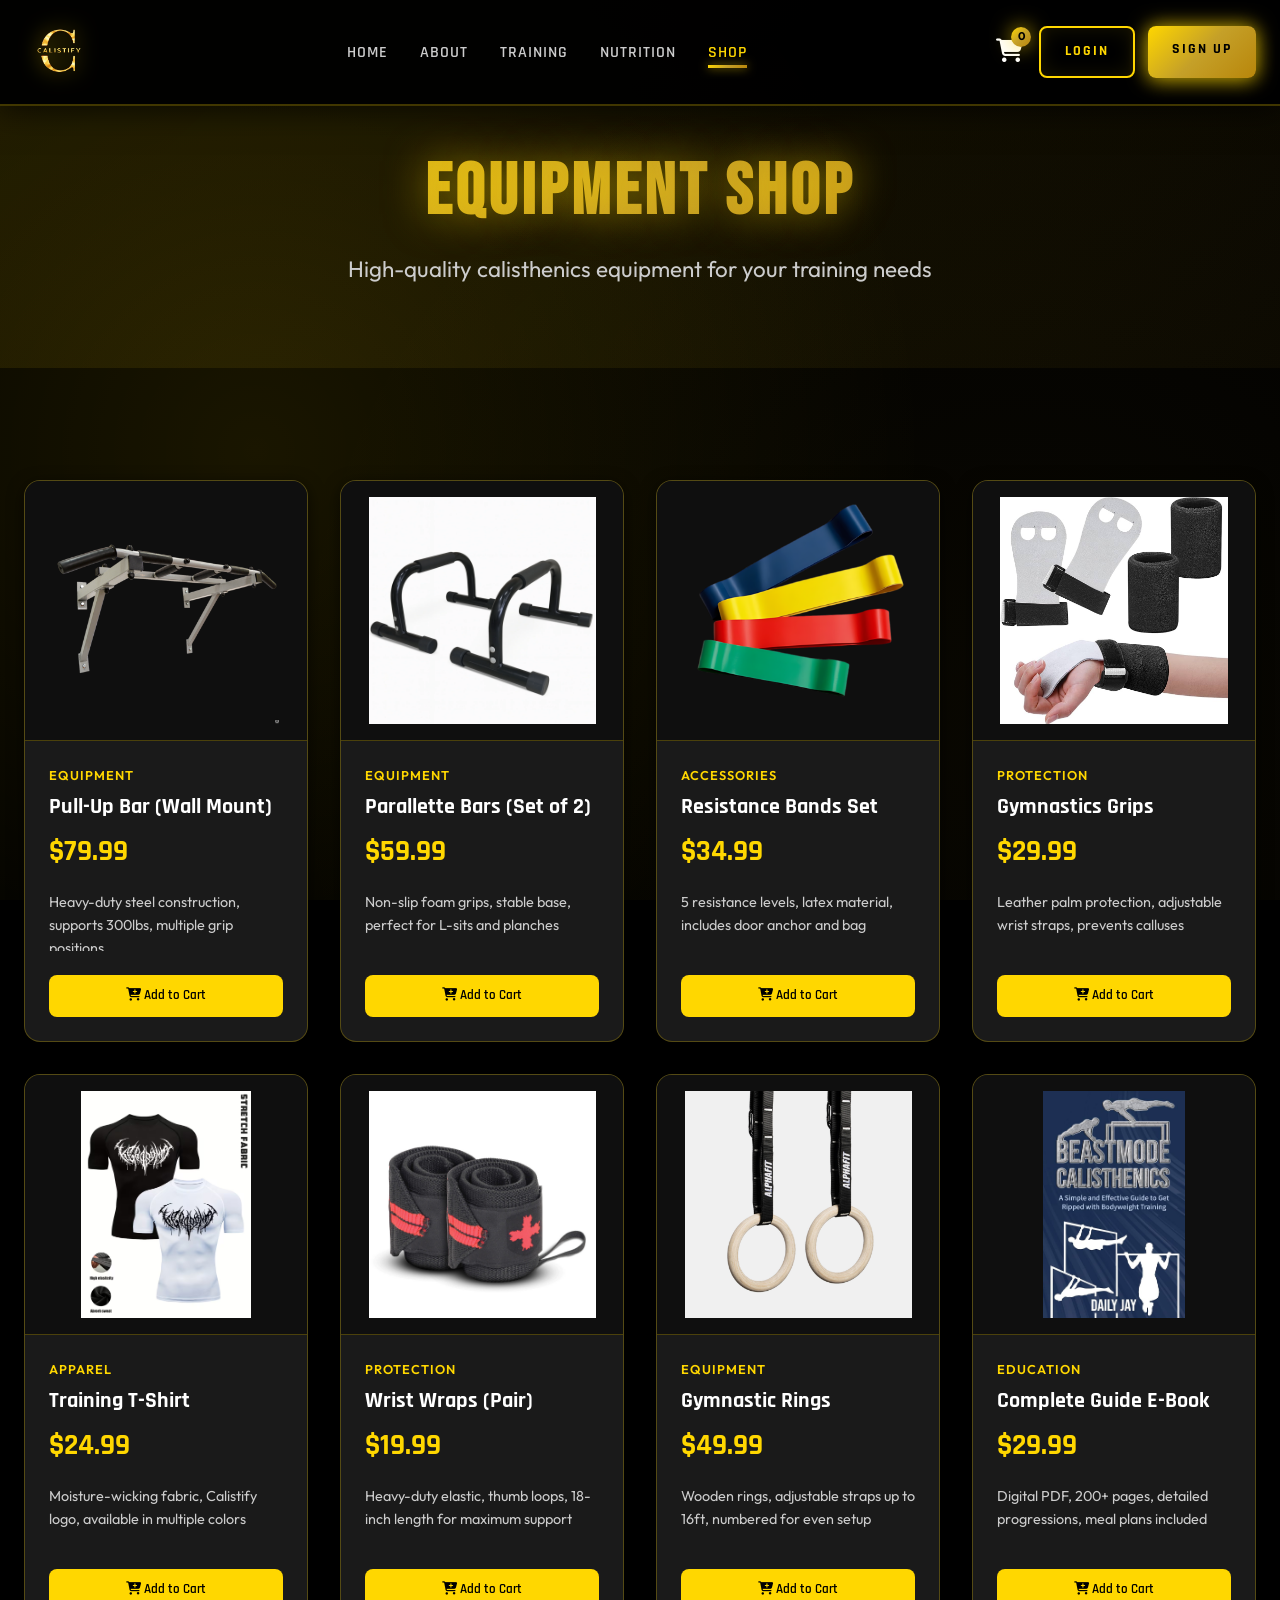
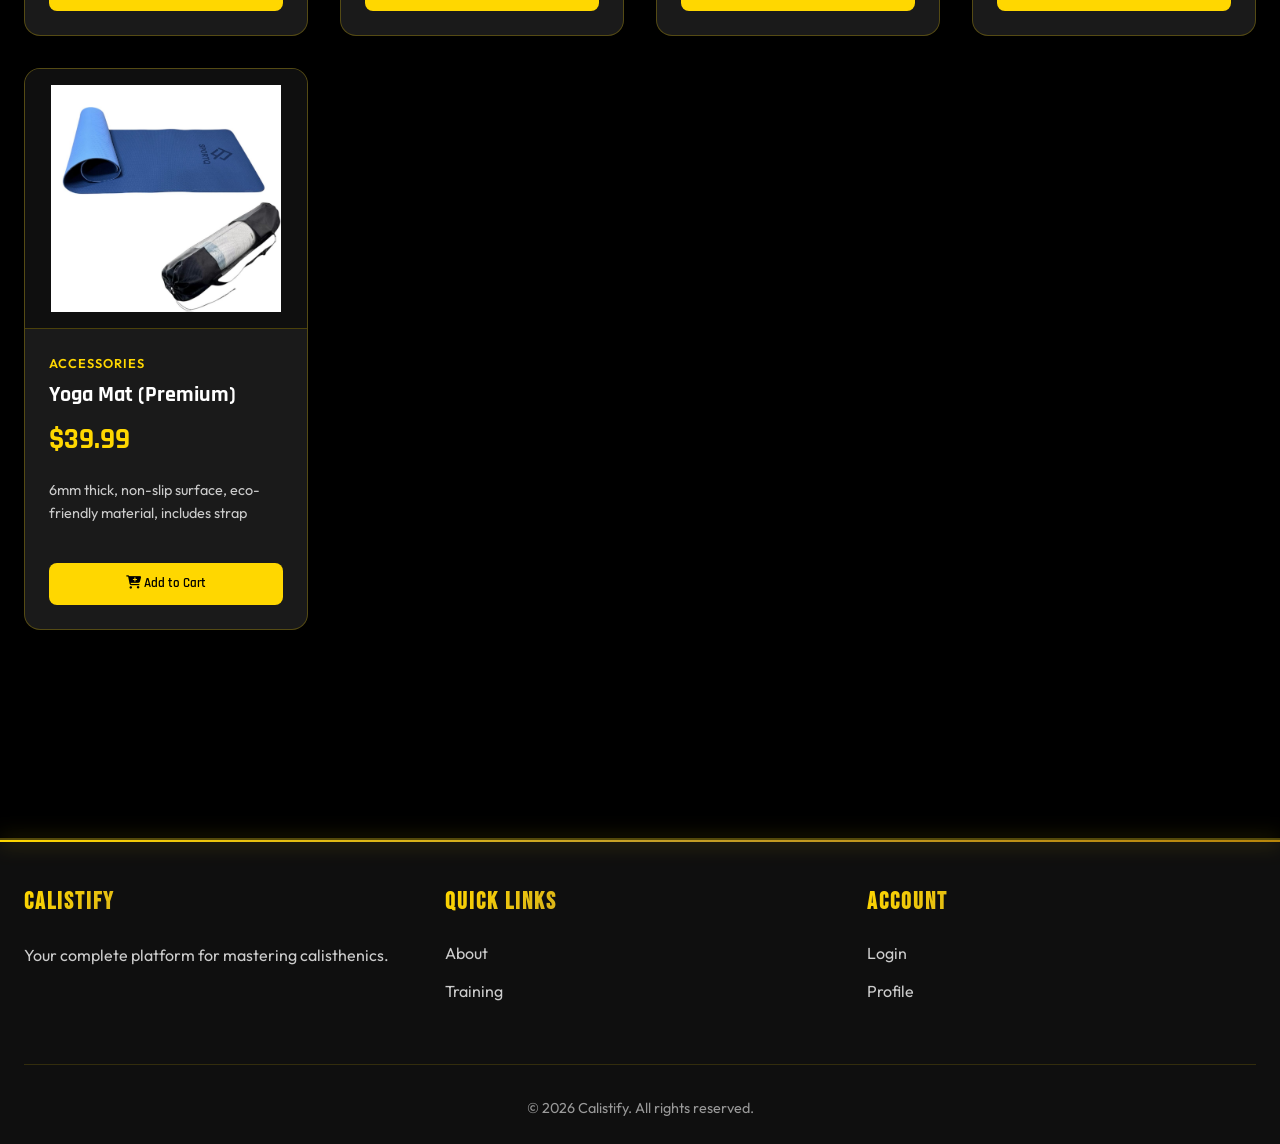
<file: Calistify/shop.html>
<!DOCTYPE html>
<html lang="en">
<head>
  <meta charset="UTF-8">
  <meta name="viewport" content="width=device-width, initial-scale=1.0">
  <title>Equipment Shop - CALISTIFY</title>
  <link rel="stylesheet" href="css/styles.css">
  <link rel="stylesheet" href="css/animations.css">
  <link rel="stylesheet" href="https://cdnjs.cloudflare.com/ajax/libs/font-awesome/6.4.0/css/all.min.css">
  <style>
    .product-image {
      width: 100%;
      height: 260px;
      background: var(--bg-secondary);
      display: flex;
      align-items: center;
      justify-content: center;
      overflow: hidden;
      position: relative;
      border-bottom: 1px solid var(--border);
    }
    .product-image img {
      width: 100%;
      height: 100%;
      object-fit: contain;
      object-position: center;
      display: block;
      padding: 1rem;
      box-sizing: border-box;
      transition: transform 0.4s ease;
    }
    .product-card:hover .product-image img { transform: scale(1.05); }
    .product-img-placeholder {
      display: none;
      flex-direction: column;
      align-items: center;
      justify-content: center;
      gap: 0.75rem;
      position: absolute;
      inset: 0;
      color: var(--text-muted);
      background: linear-gradient(135deg, rgba(255,215,0,0.03), rgba(255,215,0,0.08));
      padding: 1rem;
    }
    .product-img-placeholder i { font-size: 3rem; color: var(--primary); opacity: 0.35; }
    .product-img-placeholder span { font-family: var(--font-heading); font-size: 0.8rem; letter-spacing: 1.5px; text-transform: uppercase; opacity: 0.45; }
    .product-img-placeholder code { font-size: 0.7rem; color: var(--primary); opacity: 0.6; background: rgba(255,215,0,0.07); padding: 3px 10px; border-radius: 4px; border: 1px solid rgba(255,215,0,0.2); }
    .product-image img.img-error { display: none; }
    .product-image img.img-error + .product-img-placeholder { display: flex; }
  </style>
</head>
<body>
  <!-- Mobile Navigation -->
  <div class="mobile-nav" id="mobileNav">
    <div class="mobile-nav-header">
      <div class="mobile-nav-logo">CALISTIFY</div>
      <button class="mobile-nav-close" onclick="closeMobileNav()"><i class="fas fa-times"></i></button>
    </div>
    <nav class="mobile-nav-links" id="mobileNavLinks">
      <a href="index.html" onclick="closeMobileNav()">
        <span class="nav-icon"><i class="fas fa-house"></i></span> Home
      </a>
      <a href="about.html" onclick="closeMobileNav()">
        <span class="nav-icon"><i class="fas fa-circle-info"></i></span> About
      </a>
      <a href="training.html" onclick="closeMobileNav()">
        <span class="nav-icon"><i class="fas fa-dumbbell"></i></span> Training
      </a>
      <a href="nutrition.html" onclick="closeMobileNav()">
        <span class="nav-icon"><i class="fas fa-apple-whole"></i></span> Nutrition
      </a>
      <a href="shop.html" onclick="closeMobileNav()">
        <span class="nav-icon"><i class="fas fa-bag-shopping"></i></span> Shop
      </a>
    </nav>
    <div class="mobile-nav-divider"></div>
    <div class="mobile-nav-actions">
      <a href="login.html" class="btn btn-outline" onclick="closeMobileNav()">Login</a>
      <a href="register.html" class="btn btn-primary" onclick="closeMobileNav()">Sign Up</a>
    </div>
  </div>

  <nav class="navbar">
    <div class="nav-container">
      <div class="logo" onclick="window.location.href='index.html'"><img src="images/Calistify logo.png" alt="Calistify" class="logo-img"></div>
      <ul class="nav-links">
        <li><a href="index.html">Home</a></li>
        <li><a href="about.html">About</a></li>
        <li><a href="training.html">Training</a></li>
        <li><a href="nutrition.html">Nutrition</a></li>
        <li><a href="shop.html" class="active">Shop</a></li>
      </ul>
      <div class="user-actions">
        <button class="hamburger" id="hamburgerBtn" onclick="toggleMobileNav()" aria-label="Menu"><span></span><span></span><span></span></button>
        <div class="cart-icon" onclick="window.location.href='cart.html'">
          <i class="fas fa-shopping-cart" style="font-size: 1.5rem;"></i>
          <span class="cart-count">0</span>
        </div>
        <div class="auth-buttons">
          <a href="login.html" class="btn btn-outline">Login</a>
          <a href="register.html" class="btn btn-primary">Sign Up</a>
        </div>
      </div>
    </div>
  </nav>

  <section class="shop-header">
    <div class="container">
      <h1 class="text-gradient">EQUIPMENT SHOP</h1>
      <p style="font-size: 1.4rem; color: var(--text-secondary);">High-quality calisthenics equipment for your training needs</p>
    </div>
  </section>

  <section style="padding: 4rem 0;">
    <div class="container">
      <div class="products-grid">

        <div class="product-card">
          <div class="product-image">
            <img src="Products/Pull up bar.png" alt="Pull-Up Bar" onerror="this.classList.add('img-error');">
            <div class="product-img-placeholder"><i class="fas fa-image"></i><span>Product Image</span><code>Pull up bar.png</code></div>
          </div>
          <div class="product-body">
            <div class="product-category">Equipment</div>
            <h3 class="product-name">Pull-Up Bar (Wall Mount)</h3>
            <div class="product-price">$79.99</div>
            <div class="product-features">Heavy-duty steel construction, supports 300lbs, multiple grip positions</div>
            <button class="add-to-cart-btn" onclick="addToCart({id:1,name:'Pull-Up Bar',price:79.99,image:'Products/Pull up bar.png'})"><i class="fas fa-cart-plus"></i> Add to Cart</button>
          </div>
        </div>

        <div class="product-card">
          <div class="product-image">
            <img src="Products/Parallette Bars (Set of 2).png" alt="Parallette Bars" onerror="this.classList.add('img-error');">
            <div class="product-img-placeholder"><i class="fas fa-image"></i><span>Product Image</span><code>Parallette Bars (Set of 2).png</code></div>
          </div>
          <div class="product-body">
            <div class="product-category">Equipment</div>
            <h3 class="product-name">Parallette Bars (Set of 2)</h3>
            <div class="product-price">$59.99</div>
            <div class="product-features">Non-slip foam grips, stable base, perfect for L-sits and planches</div>
            <button class="add-to-cart-btn" onclick="addToCart({id:2,name:'Parallette Bars',price:59.99,image:'Products/Parallette Bars (Set of 2).png'})"><i class="fas fa-cart-plus"></i> Add to Cart</button>
          </div>
        </div>

        <div class="product-card">
          <div class="product-image">
            <img src="Products/Resistance Bands Set.png" alt="Resistance Bands" onerror="this.classList.add('img-error');">
            <div class="product-img-placeholder"><i class="fas fa-image"></i><span>Product Image</span><code>Resistance Bands Set.png</code></div>
          </div>
          <div class="product-body">
            <div class="product-category">Accessories</div>
            <h3 class="product-name">Resistance Bands Set</h3>
            <div class="product-price">$34.99</div>
            <div class="product-features">5 resistance levels, latex material, includes door anchor and bag</div>
            <button class="add-to-cart-btn" onclick="addToCart({id:3,name:'Resistance Bands',price:34.99,image:'Products/Resistance Bands Set.png'})"><i class="fas fa-cart-plus"></i> Add to Cart</button>
          </div>
        </div>

        <div class="product-card">
          <div class="product-image">
            <img src="Products/Gymnastics Grips.png" alt="Gymnastics Grips" onerror="this.classList.add('img-error');">
            <div class="product-img-placeholder"><i class="fas fa-image"></i><span>Product Image</span><code>Gymnastics Grips.png</code></div>
          </div>
          <div class="product-body">
            <div class="product-category">Protection</div>
            <h3 class="product-name">Gymnastics Grips</h3>
            <div class="product-price">$29.99</div>
            <div class="product-features">Leather palm protection, adjustable wrist straps, prevents calluses</div>
            <button class="add-to-cart-btn" onclick="addToCart({id:4,name:'Gymnastics Grips',price:29.99,image:'Products/Gymnastics Grips.png'})"><i class="fas fa-cart-plus"></i> Add to Cart</button>
          </div>
        </div>

        <div class="product-card">
          <div class="product-image">
            <img src="Products/Training T-Shirt.avif" alt="Training T-Shirt" onerror="this.classList.add('img-error');">
            <div class="product-img-placeholder"><i class="fas fa-image"></i><span>Product Image</span><code>Training T-Shirt.avif</code></div>
          </div>
          <div class="product-body">
            <div class="product-category">Apparel</div>
            <h3 class="product-name">Training T-Shirt</h3>
            <div class="product-price">$24.99</div>
            <div class="product-features">Moisture-wicking fabric, Calistify logo, available in multiple colors</div>
            <button class="add-to-cart-btn" onclick="addToCart({id:5,name:'Training T-Shirt',price:24.99,image:'Products/Training T-Shirt.avif'})"><i class="fas fa-cart-plus"></i> Add to Cart</button>
          </div>
        </div>

        <div class="product-card">
          <div class="product-image">
            <img src="Products/Wrist Wraps (Pair).png" alt="Wrist Wraps" onerror="this.classList.add('img-error');">
            <div class="product-img-placeholder"><i class="fas fa-image"></i><span>Product Image</span><code>Wrist Wraps (Pair).png</code></div>
          </div>
          <div class="product-body">
            <div class="product-category">Protection</div>
            <h3 class="product-name">Wrist Wraps (Pair)</h3>
            <div class="product-price">$19.99</div>
            <div class="product-features">Heavy-duty elastic, thumb loops, 18-inch length for maximum support</div>
            <button class="add-to-cart-btn" onclick="addToCart({id:6,name:'Wrist Wraps',price:19.99,image:'Products/Wrist Wraps (Pair).png'})"><i class="fas fa-cart-plus"></i> Add to Cart</button>
          </div>
        </div>

        <div class="product-card">
          <div class="product-image">
            <img src="Products/Gymnastic Rings.png" alt="Gymnastic Rings" onerror="this.classList.add('img-error');">
            <div class="product-img-placeholder"><i class="fas fa-image"></i><span>Product Image</span><code>Gymnastic Rings.png</code></div>
          </div>
          <div class="product-body">
            <div class="product-category">Equipment</div>
            <h3 class="product-name">Gymnastic Rings</h3>
            <div class="product-price">$49.99</div>
            <div class="product-features">Wooden rings, adjustable straps up to 16ft, numbered for even setup</div>
            <button class="add-to-cart-btn" onclick="addToCart({id:7,name:'Gymnastic Rings',price:49.99,image:'Products/Gymnastic Rings.png'})"><i class="fas fa-cart-plus"></i> Add to Cart</button>
          </div>
        </div>

        <div class="product-card">
          <div class="product-image">
            <img src="Products/Complete Guide E-Book.png" alt="Complete Guide E-Book" onerror="this.classList.add('img-error');">
            <div class="product-img-placeholder"><i class="fas fa-image"></i><span>Product Image</span><code>Complete Guide E-Book.png</code></div>
          </div>
          <div class="product-body">
            <div class="product-category">Education</div>
            <h3 class="product-name">Complete Guide E-Book</h3>
            <div class="product-price">$29.99</div>
            <div class="product-features">Digital PDF, 200+ pages, detailed progressions, meal plans included</div>
            <button class="add-to-cart-btn" onclick="addToCart({id:8,name:'Complete Guide E-Book',price:29.99,image:'Products/Complete Guide E-Book.png'})"><i class="fas fa-cart-plus"></i> Add to Cart</button>
          </div>
        </div>

        <div class="product-card">
          <div class="product-image">
            <img src="Products/Yoga Mat (Premium).png" alt="Yoga Mat" onerror="this.classList.add('img-error');">
            <div class="product-img-placeholder"><i class="fas fa-image"></i><span>Product Image</span><code>Yoga Mat (Premium).png</code></div>
          </div>
          <div class="product-body">
            <div class="product-category">Accessories</div>
            <h3 class="product-name">Yoga Mat (Premium)</h3>
            <div class="product-price">$39.99</div>
            <div class="product-features">6mm thick, non-slip surface, eco-friendly material, includes strap</div>
            <button class="add-to-cart-btn" onclick="addToCart({id:9,name:'Yoga Mat',price:39.99,image:'Products/Yoga Mat (Premium).png'})"><i class="fas fa-cart-plus"></i> Add to Cart</button>
          </div>
        </div>

      </div>
    </div>
  </section>

  <footer class="footer">
    <div class="container">
      <div class="footer-content">
        <div class="footer-section"><h3>CALISTIFY</h3><p style="color: var(--text-secondary); margin-top: 1rem; line-height: 1.8;">Your complete platform for mastering calisthenics.</p></div>
        <div class="footer-section"><h3>Quick Links</h3><ul><li><a href="about.html">About</a></li><li><a href="training.html">Training</a></li></ul></div>
        <div class="footer-section"><h3>Account</h3><ul><li><a href="login.html">Login</a></li><li><a href="profile.html">Profile</a></li></ul></div>
      </div>
      <div class="footer-bottom"><p>&copy; 2026 Calistify. All rights reserved.</p></div>
    </div>
  </footer>

  <script src="js/main.js"></script>
  <script>
    function addToCart(product) {
      window.calistify.cart.addItem(product);
    }
  </script>
</body>
</html>
</file>
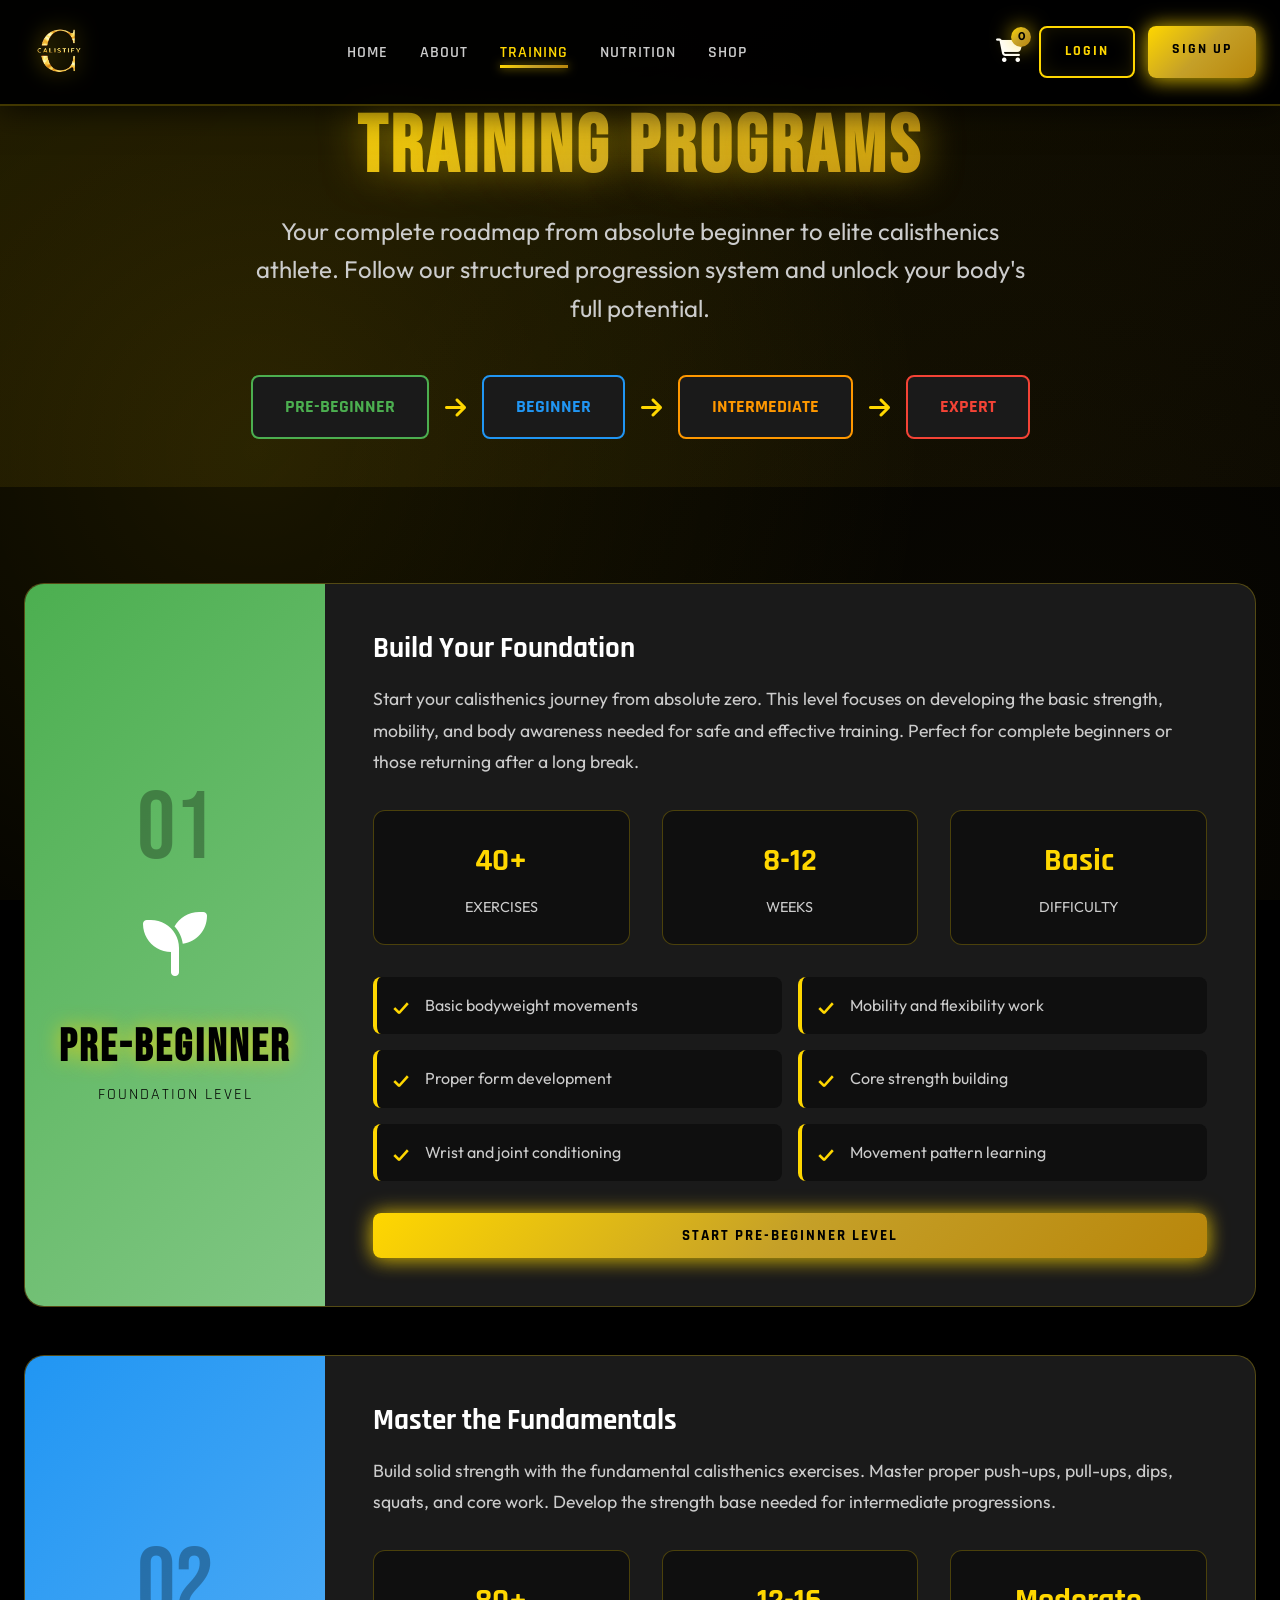
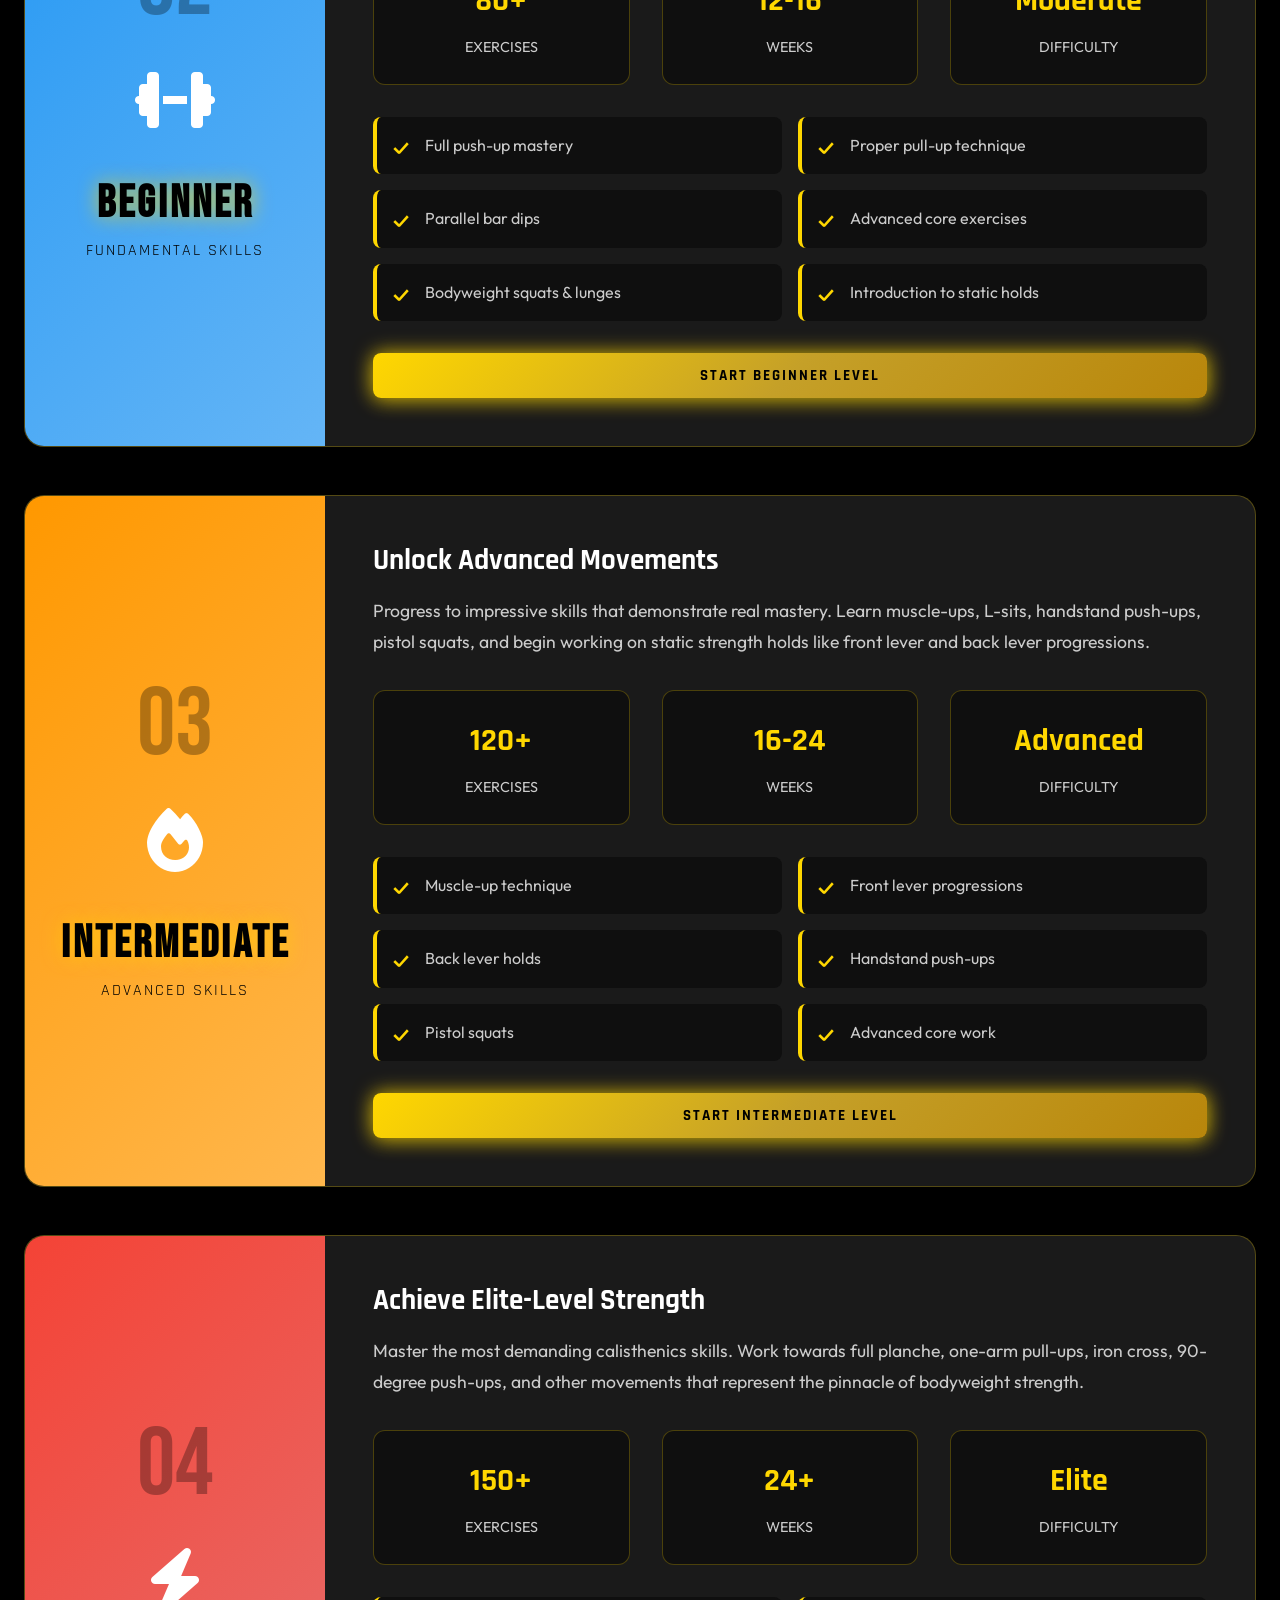
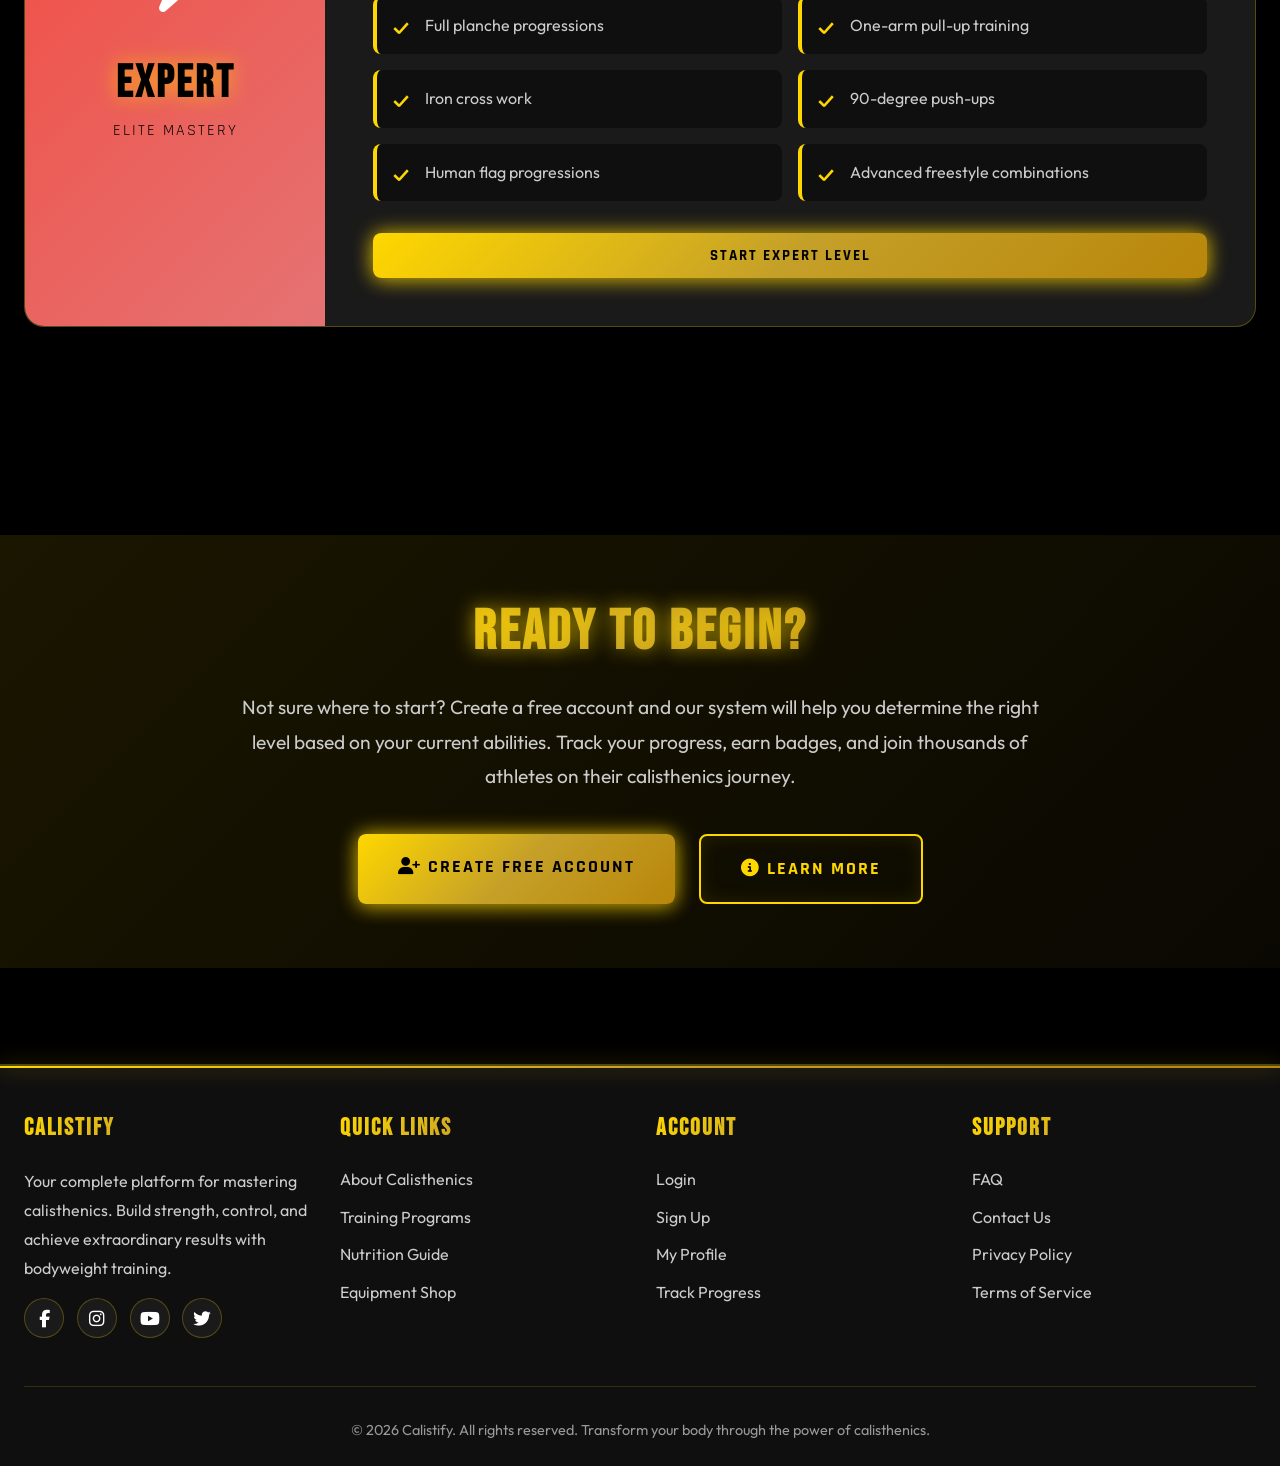
<file: Calistify/training.html>
<!DOCTYPE html>
<html lang="en">
<head>
  <meta charset="UTF-8">
  <meta name="viewport" content="width=device-width, initial-scale=1.0">
  <title>Training Programs - CALISTIFY</title>
  <link rel="stylesheet" href="css/styles.css">
  <link rel="stylesheet" href="css/animations.css">
  <link rel="stylesheet" href="https://cdnjs.cloudflare.com/ajax/libs/font-awesome/6.4.0/css/all.min.css">
</head>
<body>
  <!-- Mobile Navigation -->
  <div class="mobile-nav" id="mobileNav">
    <div class="mobile-nav-header">
      <div class="mobile-nav-logo">CALISTIFY</div>
      <button class="mobile-nav-close" onclick="closeMobileNav()"><i class="fas fa-times"></i></button>
    </div>
    <nav class="mobile-nav-links" id="mobileNavLinks">
      <a href="index.html" onclick="closeMobileNav()">
        <span class="nav-icon"><i class="fas fa-house"></i></span> Home
      </a>
      <a href="about.html" onclick="closeMobileNav()">
        <span class="nav-icon"><i class="fas fa-circle-info"></i></span> About
      </a>
      <a href="training.html" onclick="closeMobileNav()">
        <span class="nav-icon"><i class="fas fa-dumbbell"></i></span> Training
      </a>
      <a href="nutrition.html" onclick="closeMobileNav()">
        <span class="nav-icon"><i class="fas fa-apple-whole"></i></span> Nutrition
      </a>
      <a href="shop.html" onclick="closeMobileNav()">
        <span class="nav-icon"><i class="fas fa-bag-shopping"></i></span> Shop
      </a>
    </nav>
    <div class="mobile-nav-divider"></div>
    <div class="mobile-nav-actions">
      <a href="login.html" class="btn btn-outline" onclick="closeMobileNav()">Login</a>
      <a href="register.html" class="btn btn-primary" onclick="closeMobileNav()">Sign Up</a>
    </div>
  </div>

  <!-- Navigation -->
  <nav class="navbar">
    <div class="nav-container">
      <div class="logo" onclick="window.location.href='index.html'"><img src="images/Calistify logo.png" alt="Calistify" class="logo-img"></div>
      <ul class="nav-links">
        <li><a href="index.html">Home</a></li>
        <li><a href="about.html">About</a></li>
        <li><a href="training.html" class="active">Training</a></li>
        <li><a href="nutrition.html">Nutrition</a></li>
        <li><a href="shop.html">Shop</a></li>
      </ul>
      <div class="user-actions">
        <button class="hamburger" id="hamburgerBtn" onclick="toggleMobileNav()" aria-label="Menu"><span></span><span></span><span></span></button>
        <div class="cart-icon" onclick="window.location.href='cart.html'">
          <i class="fas fa-shopping-cart" style="font-size: 1.5rem;"></i>
          <span class="cart-count">0</span>
        </div>
        <div class="auth-buttons">
          <a href="login.html" class="btn btn-outline">Login</a>
          <a href="register.html" class="btn btn-primary">Sign Up</a>
        </div>
      </div>
    </div>
  </nav>

  <!-- Page Header -->
  <section class="page-header">
    <div class="page-header-content">
      <div class="container">
        <h1 class="text-gradient">TRAINING PROGRAMS</h1>
        <p>Your complete roadmap from absolute beginner to elite calisthenics athlete. Follow our structured progression system and unlock your body's full potential.</p>
        <div class="progression-visual">
          <div class="progression-step pre-beginner">PRE-BEGINNER</div>
          <i class="fas fa-arrow-right progression-arrow"></i>
          <div class="progression-step beginner">BEGINNER</div>
          <i class="fas fa-arrow-right progression-arrow"></i>
          <div class="progression-step intermediate">INTERMEDIATE</div>
          <i class="fas fa-arrow-right progression-arrow"></i>
          <div class="progression-step expert">EXPERT</div>
        </div>
      </div>
    </div>
  </section>

  <!-- Levels Section -->
  <section class="levels-section">
    <div class="container">

      <!-- Pre-Beginner Level -->
      <div class="level-card-large" onclick="window.location.href='pre-beginner.html'">
        <div class="level-card-content">
          <div class="level-sidebar pre-beginner">
            <div class="level-number">01</div>
            <div class="level-icon-large"><i class="fas fa-seedling" style="font-size:inherit;color:inherit;"></i></div>
            <h2 class="level-title-large">PRE-BEGINNER</h2>
            <p class="level-subtitle">Foundation Level</p>
          </div>
          <div class="level-main">
            <h3>Build Your Foundation</h3>
            <p>Start your calisthenics journey from absolute zero. This level focuses on developing the basic strength, mobility, and body awareness needed for safe and effective training. Perfect for complete beginners or those returning after a long break.</p>
            <div class="level-features">
              <div class="level-feature"><span class="level-feature-value">40+</span><span class="level-feature-label">Exercises</span></div>
              <div class="level-feature"><span class="level-feature-value">8-12</span><span class="level-feature-label">Weeks</span></div>
              <div class="level-feature"><span class="level-feature-value">Basic</span><span class="level-feature-label">Difficulty</span></div>
            </div>
            <div class="level-highlights">
              <ul>
                <li>Basic bodyweight movements</li>
                <li>Mobility and flexibility work</li>
                <li>Proper form development</li>
                <li>Core strength building</li>
                <li>Wrist and joint conditioning</li>
                <li>Movement pattern learning</li>
              </ul>
            </div>
            <div class="level-actions">
              <button class="btn btn-primary" style="flex: 1;">Start Pre-Beginner Level</button>
            </div>
          </div>
        </div>
      </div>

      <!-- Beginner Level -->
      <div class="level-card-large" onclick="window.location.href='beginner.html'">
        <div class="level-card-content">
          <div class="level-sidebar beginner">
            <div class="level-number">02</div>
            <div class="level-icon-large"><i class="fas fa-dumbbell" style="font-size:inherit;color:inherit;"></i></div>
            <h2 class="level-title-large">BEGINNER</h2>
            <p class="level-subtitle">Fundamental Skills</p>
          </div>
          <div class="level-main">
            <h3>Master the Fundamentals</h3>
            <p>Build solid strength with the fundamental calisthenics exercises. Master proper push-ups, pull-ups, dips, squats, and core work. Develop the strength base needed for intermediate progressions.</p>
            <div class="level-features">
              <div class="level-feature"><span class="level-feature-value">80+</span><span class="level-feature-label">Exercises</span></div>
              <div class="level-feature"><span class="level-feature-value">12-16</span><span class="level-feature-label">Weeks</span></div>
              <div class="level-feature"><span class="level-feature-value">Moderate</span><span class="level-feature-label">Difficulty</span></div>
            </div>
            <div class="level-highlights">
              <ul>
                <li>Full push-up mastery</li>
                <li>Proper pull-up technique</li>
                <li>Parallel bar dips</li>
                <li>Advanced core exercises</li>
                <li>Bodyweight squats & lunges</li>
                <li>Introduction to static holds</li>
              </ul>
            </div>
            <div class="level-actions">
              <button class="btn btn-primary" style="flex: 1;">Start Beginner Level</button>
            </div>
          </div>
        </div>
      </div>

      <!-- Intermediate Level -->
      <div class="level-card-large" onclick="window.location.href='intermediate.html'">
        <div class="level-card-content">
          <div class="level-sidebar intermediate">
            <div class="level-number">03</div>
            <div class="level-icon-large"><i class="fas fa-fire" style="font-size:inherit;color:inherit;"></i></div>
            <h2 class="level-title-large">INTERMEDIATE</h2>
            <p class="level-subtitle">Advanced Skills</p>
          </div>
          <div class="level-main">
            <h3>Unlock Advanced Movements</h3>
            <p>Progress to impressive skills that demonstrate real mastery. Learn muscle-ups, L-sits, handstand push-ups, pistol squats, and begin working on static strength holds like front lever and back lever progressions.</p>
            <div class="level-features">
              <div class="level-feature"><span class="level-feature-value">120+</span><span class="level-feature-label">Exercises</span></div>
              <div class="level-feature"><span class="level-feature-value">16-24</span><span class="level-feature-label">Weeks</span></div>
              <div class="level-feature"><span class="level-feature-value">Advanced</span><span class="level-feature-label">Difficulty</span></div>
            </div>
            <div class="level-highlights">
              <ul>
                <li>Muscle-up technique</li>
                <li>Front lever progressions</li>
                <li>Back lever holds</li>
                <li>Handstand push-ups</li>
                <li>Pistol squats</li>
                <li>Advanced core work</li>
              </ul>
            </div>
            <div class="level-actions">
              <button class="btn btn-primary" style="flex: 1;">Start Intermediate Level</button>
            </div>
          </div>
        </div>
      </div>

      <!-- Expert Level -->
      <div class="level-card-large" onclick="window.location.href='expert.html'">
        <div class="level-card-content">
          <div class="level-sidebar expert">
            <div class="level-number">04</div>
            <div class="level-icon-large"><i class="fas fa-bolt" style="font-size:inherit;color:inherit;"></i></div>
            <h2 class="level-title-large">EXPERT</h2>
            <p class="level-subtitle">Elite Mastery</p>
          </div>
          <div class="level-main">
            <h3>Achieve Elite-Level Strength</h3>
            <p>Master the most demanding calisthenics skills. Work towards full planche, one-arm pull-ups, iron cross, 90-degree push-ups, and other movements that represent the pinnacle of bodyweight strength.</p>
            <div class="level-features">
              <div class="level-feature"><span class="level-feature-value">150+</span><span class="level-feature-label">Exercises</span></div>
              <div class="level-feature"><span class="level-feature-value">24+</span><span class="level-feature-label">Weeks</span></div>
              <div class="level-feature"><span class="level-feature-value">Elite</span><span class="level-feature-label">Difficulty</span></div>
            </div>
            <div class="level-highlights">
              <ul>
                <li>Full planche progressions</li>
                <li>One-arm pull-up training</li>
                <li>Iron cross work</li>
                <li>90-degree push-ups</li>
                <li>Human flag progressions</li>
                <li>Advanced freestyle combinations</li>
              </ul>
            </div>
            <div class="level-actions">
              <button class="btn btn-primary" style="flex: 1;">Start Expert Level</button>
            </div>
          </div>
        </div>
      </div>

    </div>
  </section>

  <!-- Getting Started -->
  <section class="getting-started">
    <div class="container">
      <div class="getting-started-content">
        <h2 class="text-gradient">READY TO BEGIN?</h2>
        <p>Not sure where to start? Create a free account and our system will help you determine the right level based on your current abilities. Track your progress, earn badges, and join thousands of athletes on their calisthenics journey.</p>
        <div style="display: flex; gap: 1.5rem; justify-content: center;">
          <a href="register.html" class="btn btn-primary" style="font-size: 1.1rem; padding: 1.2rem 2.5rem;"><i class="fas fa-user-plus"></i> Create Free Account</a>
          <a href="about.html" class="btn btn-outline" style="font-size: 1.1rem; padding: 1.2rem 2.5rem;"><i class="fas fa-info-circle"></i> Learn More</a>
        </div>
      </div>
    </div>
  </section>

  <!-- Footer -->
  <footer class="footer">
    <div class="container">
      <div class="footer-content">
        <div class="footer-section">
          <h3>CALISTIFY</h3>
          <p style="color: var(--text-secondary); margin-top: 1rem; line-height: 1.8;">Your complete platform for mastering calisthenics. Build strength, control, and achieve extraordinary results with bodyweight training.</p>
          <div class="social-links">
            <a href="#"><i class="fab fa-facebook-f"></i></a>
            <a href="#"><i class="fab fa-instagram"></i></a>
            <a href="#"><i class="fab fa-youtube"></i></a>
            <a href="#"><i class="fab fa-twitter"></i></a>
          </div>
        </div>
        <div class="footer-section">
          <h3>Quick Links</h3>
          <ul>
            <li><a href="about.html">About Calisthenics</a></li>
            <li><a href="training.html">Training Programs</a></li>
            <li><a href="nutrition.html">Nutrition Guide</a></li>
            <li><a href="shop.html">Equipment Shop</a></li>
          </ul>
        </div>
        <div class="footer-section">
          <h3>Account</h3>
          <ul>
            <li><a href="login.html">Login</a></li>
            <li><a href="register.html">Sign Up</a></li>
            <li><a href="profile.html">My Profile</a></li>
            <li><a href="progress.html">Track Progress</a></li>
          </ul>
        </div>
        <div class="footer-section">
          <h3>Support</h3>
          <ul>
            <li><a href="#">FAQ</a></li>
            <li><a href="#">Contact Us</a></li>
            <li><a href="#">Privacy Policy</a></li>
            <li><a href="#">Terms of Service</a></li>
          </ul>
        </div>
      </div>
      <div class="footer-bottom">
        <p>&copy; 2026 Calistify. All rights reserved. Transform your body through the power of calisthenics.</p>
      </div>
    </div>
  </footer>

  <script src="js/main.js"></script>
</body>
</html>
</file>
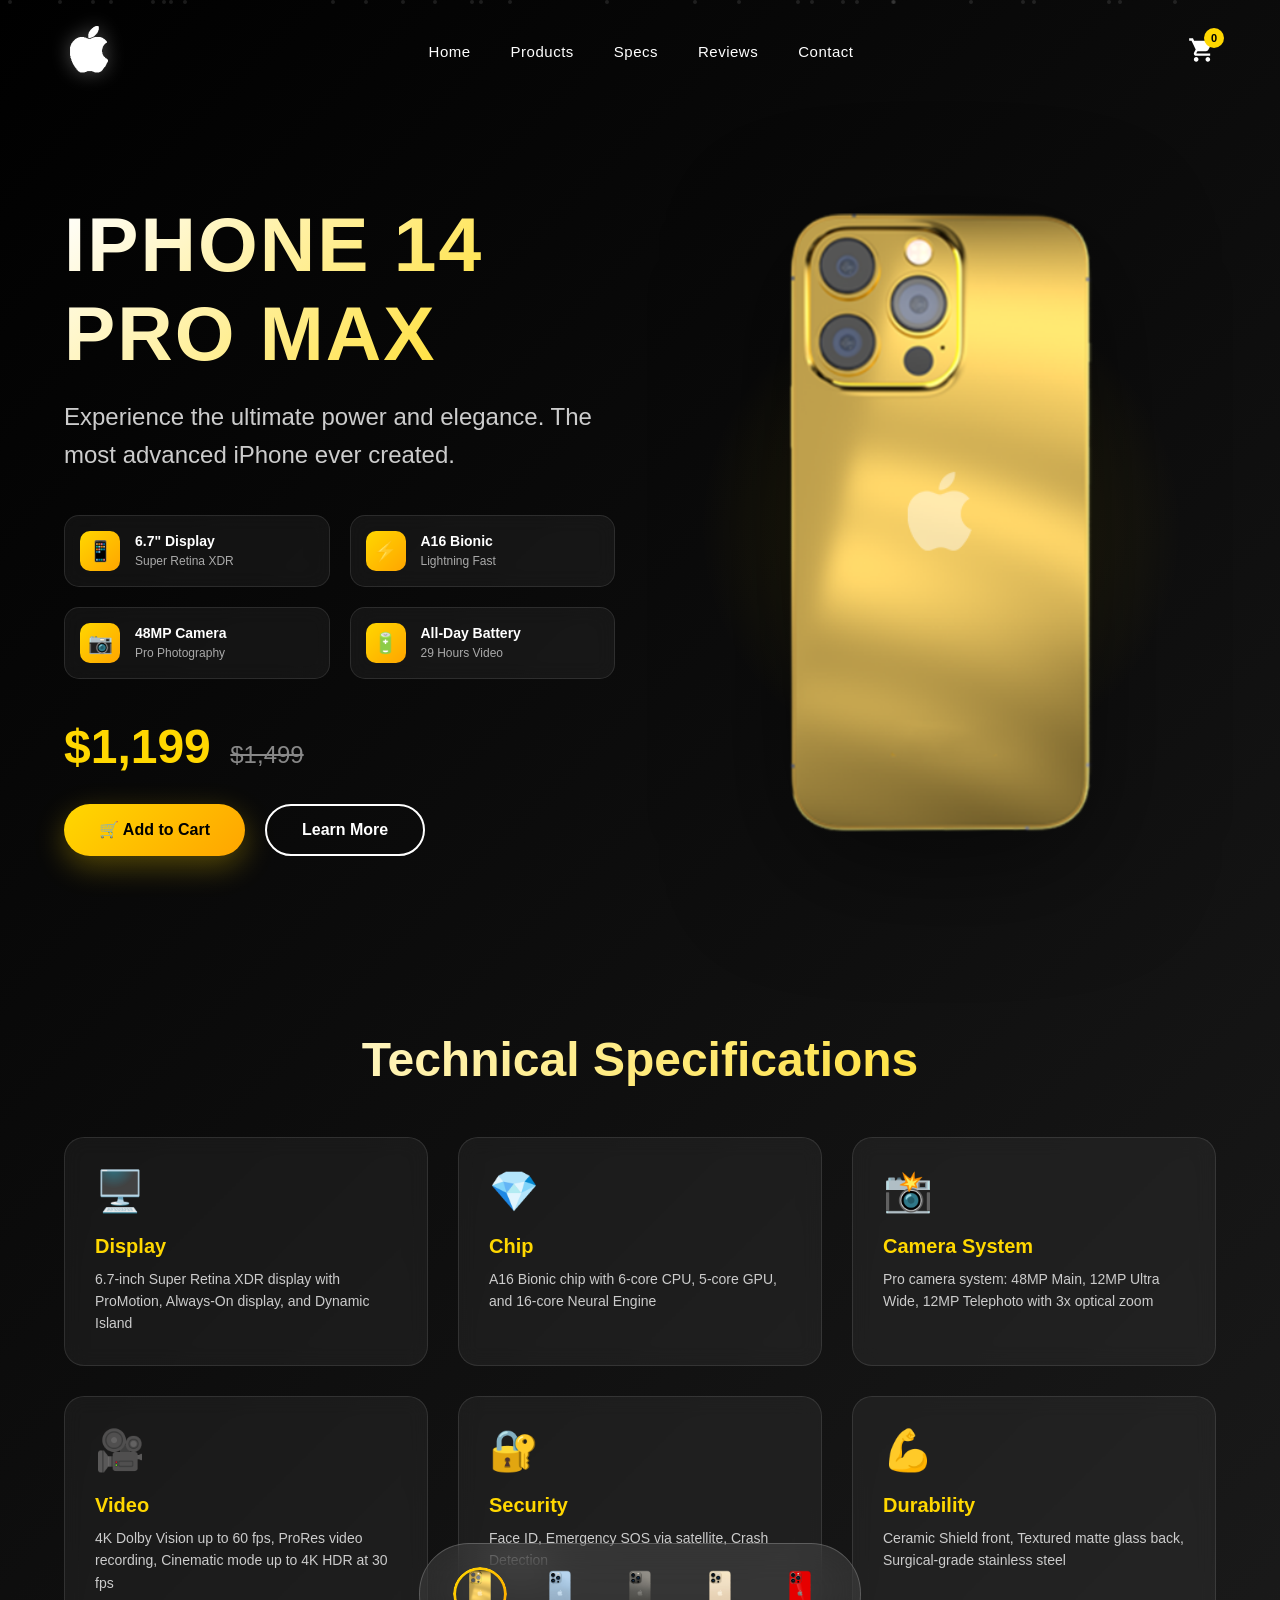
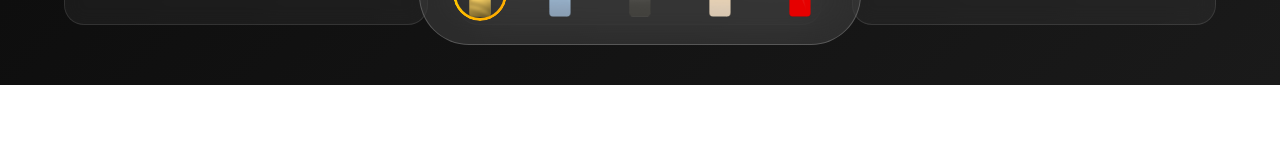
<file: Apple/Apple/iphone.html>
<!DOCTYPE html>
<html lang="en">
<head>
    <meta charset="UTF-8">
    <meta name="viewport" content="width=device-width, initial-scale=1.0">
    <title>iPhone 14 Pro Max - Official Store</title>
    <link rel="stylesheet" href="iphone.css">
    
</head>
<body>
    <div class="container" id="mainContainer">
        <div class="particles" id="particles"></div>

        <header>
            <a href="#"><img src="image/logo.png" class="logo" alt="Apple Logo"></a>
            <nav>
                <ul>
                    <li><a href="#">Home</a></li>
                    <li><a href="#">Products</a></li>
                    <li><a href="#">Specs</a></li>
                    <li><a href="#">Reviews</a></li>
                    <li><a href="#">Contact</a></li>
                </ul>
            </nav>
            <div class="cart-icon" onclick="showNotification('Cart opened!')">
                <svg viewBox="0 0 24 24">
                    <path d="M7 18c-1.1 0-1.99.9-1.99 2S5.9 22 7 22s2-.9 2-2-.9-2-2-2zM1 2v2h2l3.6 7.59-1.35 2.45c-.16.28-.25.61-.25.96 0 1.1.9 2 2 2h12v-2H7.42c-.14 0-.25-.11-.25-.25l.03-.12.9-1.63h7.45c.75 0 1.41-.41 1.75-1.03l3.58-6.49c.08-.14.12-.31.12-.48 0-.55-.45-1-1-1H5.21l-.94-2H1zm16 16c-1.1 0-1.99.9-1.99 2s.89 2 1.99 2 2-.9 2-2-.9-2-2-2z"/>
                </svg>
                <span class="cart-count" id="cartCount">0</span>
            </div>
        </header>

        <div class="content">
            <div class="text">
                <h2>iPhone 14 Pro Max</h2>
                <p class="subtitle">Experience the ultimate power and elegance. The most advanced iPhone ever created.</p>

                <div class="features">
                    <div class="feature-item">
                        <div class="feature-icon">📱</div>
                        <div class="feature-text">
                            <h4>6.7" Display</h4>
                            <p>Super Retina XDR</p>
                        </div>
                    </div>
                    <div class="feature-item">
                        <div class="feature-icon">⚡</div>
                        <div class="feature-text">
                            <h4>A16 Bionic</h4>
                            <p>Lightning Fast</p>
                        </div>
                    </div>
                    <div class="feature-item">
                        <div class="feature-icon">📷</div>
                        <div class="feature-text">
                            <h4>48MP Camera</h4>
                            <p>Pro Photography</p>
                        </div>
                    </div>
                    <div class="feature-item">
                        <div class="feature-icon">🔋</div>
                        <div class="feature-text">
                            <h4>All-Day Battery</h4>
                            <p>29 Hours Video</p>
                        </div>
                    </div>
                </div>

                <div class="price-section">
                    <span class="price" id="currentPrice">$1,199</span>
                    <span class="old-price">$1,499</span>
                </div>

                <div class="buttons">
                    <button class="btn btn-primary" onclick="addToCart()">
                        🛒 Add to Cart
                    </button>
                    <a href="#specs" class="btn btn-secondary">
                        Learn More
                    </a>
                </div>
            </div>

            <div class="image-section">
                <div class="glow-effect"></div>
                <div class="phone-container">
                    <img class="phone-image" id="phoneImage" src="image/0.png" alt="iPhone 14 Pro Max">
                </div>
            </div>
        </div>

        <div class="color-selector">
            <div class="color-option active" onclick="changePhone('image/0.png', '#000000', 0)">
                <img src="image/0.png" alt="Space Black">
            </div>
            <div class="color-option" onclick="changePhone('image/1.png', '#247ec8', 1)">
                <img src="image/1.png" alt="Deep Purple">
            </div>
            <div class="color-option" onclick="changePhone('image/2.png', '#1e1e1e', 2)">
                <img src="image/2.png" alt="Silver">
            </div>
            <div class="color-option" onclick="changePhone('image/3.png', '#c79b53', 3)">
                <img src="image/3.png" alt="Gold">
            </div>
            <div class="color-option" onclick="changePhone('image/4.png', '#696969', 4)">
                <img src="image/4.png" alt="Graphite">
            </div>
        </div>

        <div class="specs-section" id="specs">
            <h2 class="specs-title">Technical Specifications</h2>
            <div class="specs-grid">
                <div class="spec-card">
                    <div class="spec-icon">🖥️</div>
                    <h3>Display</h3>
                    <p>6.7-inch Super Retina XDR display with ProMotion, Always-On display, and Dynamic Island</p>
                </div>
                <div class="spec-card">
                    <div class="spec-icon">💎</div>
                    <h3>Chip</h3>
                    <p>A16 Bionic chip with 6-core CPU, 5-core GPU, and 16-core Neural Engine</p>
                </div>
                <div class="spec-card">
                    <div class="spec-icon">📸</div>
                    <h3>Camera System</h3>
                    <p>Pro camera system: 48MP Main, 12MP Ultra Wide, 12MP Telephoto with 3x optical zoom</p>
                </div>
                <div class="spec-card">
                    <div class="spec-icon">🎥</div>
                    <h3>Video</h3>
                    <p>4K Dolby Vision up to 60 fps, ProRes video recording, Cinematic mode up to 4K HDR at 30 fps</p>
                </div>
                <div class="spec-card">
                    <div class="spec-icon">🔐</div>
                    <h3>Security</h3>
                    <p>Face ID, Emergency SOS via satellite, Crash Detection</p>
                </div>
                <div class="spec-card">
                    <div class="spec-icon">💪</div>
                    <h3>Durability</h3>
                    <p>Ceramic Shield front, Textured matte glass back, Surgical-grade stainless steel</p>
                </div>
            </div>
        </div>

        <div class="notification" id="notification">
            Item added to cart! 🎉
        </div>
    </div>

    <script src="iphone.js"></script>
</body>
</html>
</file>
<file: Calistify/css/styles.css>
@import url('https://fonts.googleapis.com/css2?family=Bebas+Neue&family=Rajdhani:wght@300;400;500;600;700;800;900&family=Outfit:wght@300;400;500;600;700;800;900&display=swap');

/* ============================================
   ULTRA PREMIUM DARK & GOLD COLOR SYSTEM ✨
   ============================================ */
:root {
  /* Primary Colors - Gold & Luxury */
  --primary: #FFD700;
  --primary-dark: #B8860B;
  --primary-light: #FFE55C;
  --primary-bright: #FFF0A0;
  --primary-glow: rgba(255, 215, 0, 0.7);
  
  /* Secondary Colors - Deep Dark */
  --secondary: #0A0A0A;
  --secondary-light: #1A1A1A;
  --secondary-lighter: #2A2A2A;
  
  /* Accent Colors - Warm Gold */
  --accent: #C5A028;
  --accent-light: #E5C158;
  --accent-dark: #9E7B1A;
  --accent-glow: rgba(197, 160, 40, 0.5);
  
  /* Premium Neutrals */
  --text-primary: #FFFFFF;
  --text-secondary: #CCCCCC;
  --text-muted: #999999;
  --text-dark: #1A1A1A;
  
  /* Background Colors */
  --bg-primary: #000000;
  --bg-secondary: #0F0F0F;
  --bg-tertiary: #1E1E1E;
  --bg-card: #1A1A1A;
  --bg-card-hover: #252525;
  
  /* Border & Effects */
  --border: rgba(255, 215, 0, 0.25);
  --border-light: rgba(255, 215, 0, 0.15);
  --shadow-color: rgba(255, 215, 0, 0.3);
  
  /* Status Colors - Kept for consistency */
  --success: #00FF88;
  --warning: #FFB800;
  --danger: #FF3366;
  --info: #00D4FF;
  
  /* Gradients - Gold & Black Premium */
  --gradient-gold: linear-gradient(135deg, #FFD700 0%, #C5A028 50%, #B8860B 100%);
  --gradient-dark-gold: linear-gradient(135deg, #1A1A1A 0%, #2A2A2A 50%, #3A3A3A 100%);
  --gradient-luxury: linear-gradient(135deg, #B8860B 0%, #FFD700 50%, #FFF0A0 100%);
  --gradient-soft: linear-gradient(135deg, rgba(255, 215, 0, 0.1), rgba(255, 215, 0, 0.02));
  
  /* Shadows - Optimized */
  --shadow-sm: 0 2px 8px rgba(0, 0, 0, 0.5);
  --shadow-md: 0 4px 16px rgba(0, 0, 0, 0.6);
  --shadow-lg: 0 8px 32px rgba(0, 0, 0, 0.7);
  --shadow-xl: 0 16px 64px rgba(0, 0, 0, 0.8);
  --shadow-glow: 0 0 20px var(--primary-glow);
  --shadow-intense: 0 0 30px rgba(255, 215, 0, 0.6), 0 0 60px rgba(197, 160, 40, 0.3);
  
  /* Typography */
  --font-display: 'Bebas Neue', cursive;
  --font-heading: 'Rajdhani', sans-serif;
  --font-body: 'Outfit', sans-serif;
  
  /* Spacing */
  --space-xs: 0.5rem;
  --space-sm: 1rem;
  --space-md: 2rem;
  --space-lg: 4rem;
  --space-xl: 6rem;
  
  /* Border Radius */
  --border-radius-lg: 20px;
  --border-radius-md: 12px;
  --border-radius-sm: 8px;
  
  /* Card Padding */
  --card-padding: 2.5rem;
  
  /* Transitions */
  --transition-fast: all 0.15s ease-out;
  --transition-base: all 0.2s ease-out;
  --transition-slow: all 0.3s ease-out;
  --transition-bounce: all 0.6s cubic-bezier(0.68, -0.55, 0.265, 1.55);
}

/* ============================================
   SMOOTH SCROLLING & BASE
   ============================================ */
html {
  scroll-behavior: smooth;
  overflow-x: hidden;
  -webkit-overflow-scrolling: touch;
  scroll-padding-top: 80px;
}

@media (prefers-reduced-motion: reduce) {
  html {
    scroll-behavior: auto;
  }
  * {
    animation-duration: 0.01ms !important;
    animation-iteration-count: 1 !important;
    transition-duration: 0.01ms !important;
  }
}

/* ============================================
   RESET & BASE STYLES
   ============================================ */
* {
  margin: 0;
  padding: 0;
  box-sizing: border-box;
}

body {
  font-family: var(--font-body);
  background: var(--bg-primary);
  color: var(--text-primary);
  line-height: 1.6;
  overflow-x: hidden;
  position: relative;
}

/* Static Background - Lightweight */
body::before {
  content: '';
  position: fixed;
  top: 0;
  left: 0;
  width: 100%;
  height: 100%;
  background: radial-gradient(circle at 20% 50%, rgba(255, 215, 0, 0.1) 0%, transparent 60%),
              radial-gradient(circle at 80% 80%, rgba(197, 160, 40, 0.05) 0%, transparent 60%);
  pointer-events: none;
  z-index: -1;
}

::selection {
  background: var(--primary);
  color: var(--bg-primary);
}

/* Scrollbar - Premium Gold */
::-webkit-scrollbar {
  width: 10px;
}

::-webkit-scrollbar-track {
  background: var(--bg-secondary);
}

::-webkit-scrollbar-thumb {
  background: var(--gradient-gold);
  border-radius: 10px;
  border: 2px solid var(--bg-secondary);
}

::-webkit-scrollbar-thumb:hover {
  background: var(--gradient-luxury);
}

/* ============================================
   TYPOGRAPHY - PREMIUM
   ============================================ */
h1, h2, h3, h4, h5, h6 {
  font-family: var(--font-heading);
  font-weight: 700;
  line-height: 1.2;
  margin-bottom: 1rem;
}

h1 {
  font-size: clamp(2.5rem, 8vw, 4rem);
  background: var(--gradient-gold);
  -webkit-background-clip: text;
  -webkit-text-fill-color: transparent;
  background-clip: text;
  text-shadow: 0 0 40px rgba(255, 215, 0, 0.5);
}

h2 {
  font-size: clamp(2rem, 6vw, 3rem);
  color: var(--primary-light);
  text-shadow: 0 0 20px var(--primary-glow);
}

h3 {
  font-size: clamp(1.5rem, 4vw, 2rem);
  color: var(--text-primary);
}

.text-gradient {
  background: var(--gradient-gold);
  -webkit-background-clip: text;
  -webkit-text-fill-color: transparent;
  background-clip: text;
  font-weight: 800;
  letter-spacing: 2px;
}

/* ============================================
   ENTRANCE ANIMATIONS
   ============================================ */
@keyframes fadeInUp {
  from { opacity: 0; transform: translateY(30px); }
  to { opacity: 1; transform: translateY(0); }
}

@keyframes fadeInLeft {
  from { opacity: 0; transform: translateX(-30px); }
  to { opacity: 1; transform: translateX(0); }
}

@keyframes fadeInRight {
  from { opacity: 0; transform: translateX(30px); }
  to { opacity: 1; transform: translateX(0); }
}

@keyframes scaleIn {
  from { opacity: 0; transform: scale(0.9); }
  to { opacity: 1; transform: scale(1); }
}

@keyframes float {
  0%, 100% { transform: translateY(0px); }
  50% { transform: translateY(-10px); }
}

.fade-in-up { animation: fadeInUp 0.8s ease-out forwards; }
.fade-in-left { animation: fadeInLeft 0.8s ease-out forwards; }
.fade-in-right { animation: fadeInRight 0.8s ease-out forwards; }
.scale-in { animation: scaleIn 0.6s ease-out forwards; }
.floating { animation: float 6s ease-in-out infinite; }

.delay-1 { animation-delay: 0.2s; }
.delay-2 { animation-delay: 0.4s; }
.delay-3 { animation-delay: 0.6s; }
.delay-4 { animation-delay: 0.8s; }

/* ============================================
   NAVBAR – SOLID & PREMIUM
   ============================================ */
.navbar {
  position: fixed;
  top: 0;
  width: 100%;
  padding: 1rem 0;
  background: rgba(0, 0, 0, 0.95);
  border-bottom: 2px solid var(--border);
  z-index: 1000;
  transition: var(--transition-base);
  box-shadow: 0 4px 30px rgba(0, 0, 0, 0.7);
}

.navbar.scrolled {
  padding: 0.7rem 0;
  background: #000000;
  border-bottom-color: var(--primary);
  box-shadow: var(--shadow-intense);
}

.nav-container {
  max-width: 1400px;
  margin: 0 auto;
  padding: 0 1.5rem;
  display: flex;
  justify-content: space-between;
  align-items: center;
}

.logo {
  font-family: var(--font-display);
  font-size: clamp(2rem, 5vw, 2.5rem);
  font-weight: 900;
  letter-spacing: 3px;
  background: var(--gradient-gold);
  -webkit-background-clip: text;
  -webkit-text-fill-color: transparent;
  background-clip: text;
  cursor: pointer;
  transition: var(--transition-fast);
  white-space: nowrap;
}

.logo:hover {
  transform: scale(1.05);
}

.nav-links {
  display: flex;
  list-style: none;
  gap: 2rem;
  align-items: center;
}

.nav-links a {
  color: var(--text-secondary);
  text-decoration: none;
  font-family: var(--font-heading);
  font-size: 1rem;
  font-weight: 600;
  letter-spacing: 1px;
  text-transform: uppercase;
  position: relative;
  transition: var(--transition-fast);
  white-space: nowrap;
}

.nav-links a::before {
  content: '';
  position: absolute;
  bottom: -5px;
  left: 0;
  width: 0;
  height: 3px;
  background: var(--gradient-gold);
  transition: width 0.2s ease;
  box-shadow: 0 0 10px var(--primary-glow);
}

.nav-links a:hover,
.nav-links a.active {
  color: var(--primary);
}

.nav-links a:hover::before,
.nav-links a.active::before {
  width: 100%;
}

.user-actions {
  display: flex;
  gap: 1rem;
  align-items: center;
}

.cart-icon {
  position: relative;
  cursor: pointer;
  color: var(--text-primary);
  transition: var(--transition-fast);
  font-size: 1.3rem;
}

.cart-icon:hover {
  color: var(--primary);
  transform: scale(1.1);
}

.cart-count {
  position: absolute;
  top: -8px;
  right: -8px;
  background: var(--gradient-gold);
  color: var(--bg-primary);
  width: 20px;
  height: 20px;
  border-radius: 50%;
  display: flex;
  align-items: center;
  justify-content: center;
  font-size: 0.7rem;
  font-weight: 700;
  box-shadow: var(--shadow-glow);
}

.auth-buttons {
  display: flex;
  gap: 0.8rem;
}

.auth-buttons .btn {
  padding: 0.5rem 1.2rem;
  font-size: 0.9rem;
}

/* ============================================
   BUTTONS – PREMIUM GOLD
   ============================================ */
.btn {
  padding: 0.8rem 1.8rem;
  font-family: var(--font-heading);
  font-size: 0.95rem;
  font-weight: 700;
  text-transform: uppercase;
  letter-spacing: 2px;
  border: none;
  border-radius: 8px;
  cursor: pointer;
  transition: var(--transition-bounce);
  position: relative;
  overflow: hidden;
  text-decoration: none;
  display: inline-block;
  text-align: center;
}

.btn::before {
  content: '';
  position: absolute;
  top: 50%;
  left: 50%;
  width: 0;
  height: 0;
  border-radius: 50%;
  background: rgba(255, 255, 255, 0.2);
  transform: translate(-50%, -50%);
  transition: width 0.5s, height 0.5s;
}

.btn:hover::before {
  width: 300px;
  height: 300px;
}

.btn-primary {
  background: var(--gradient-gold);
  color: var(--bg-primary);
  box-shadow: 0 4px 20px var(--shadow-color), var(--shadow-glow);
}

.btn-primary:hover {
  transform: translateY(-3px) scale(1.05);
  box-shadow: 0 8px 30px var(--shadow-color), var(--shadow-intense);
}

.btn-outline {
  background: transparent;
  color: var(--primary);
  border: 2px solid var(--primary);
  box-shadow: inset 0 0 20px rgba(255, 215, 0, 0.1);
}

.btn-outline:hover {
  background: var(--primary);
  color: var(--bg-primary);
  transform: translateY(-3px);
  box-shadow: var(--shadow-intense);
}

.btn-secondary {
  background: var(--bg-card);
  color: var(--text-primary);
  border: 1px solid var(--border);
}

.btn-secondary:hover {
  background: var(--bg-card-hover);
  border-color: var(--primary);
  box-shadow: var(--shadow-glow);
}

/* ============================================
   CONTAINERS & LAYOUT
   ============================================ */
.container {
  max-width: 1400px;
  margin: 0 auto;
  padding: 0 1.5rem;
}

.section {
  padding: 4rem 0;
}

.section-title {
  font-family: var(--font-display);
  font-size: clamp(2.5rem, 8vw, 4.5rem);
  text-align: center;
  margin-bottom: 1rem;
  background: var(--gradient-gold);
  -webkit-background-clip: text;
  -webkit-text-fill-color: transparent;
  background-clip: text;
  letter-spacing: 5px;
  text-transform: uppercase;
}

.section-subtitle {
  text-align: center;
  font-size: clamp(1rem, 3vw, 1.2rem);
  color: var(--text-secondary);
  max-width: 700px;
  margin: 0 auto 3rem;
}

/* Grid Systems - Responsive */
.grid-2 {
  display: grid;
  grid-template-columns: repeat(2, 1fr);
  gap: 2rem;
}

.grid-3 {
  display: grid;
  grid-template-columns: repeat(3, 1fr);
  gap: 2rem;
}

.grid-4 {
  display: grid;
  grid-template-columns: repeat(4, 1fr);
  gap: 2rem;
}

@media (max-width: 1024px) {
  .grid-3, .grid-4 { grid-template-columns: repeat(2, 1fr); }
}

@media (max-width: 768px) {
  .grid-2, .grid-3, .grid-4 { grid-template-columns: 1fr; }
}

/* ============================================
   CARDS – DARK & GOLD
   ============================================ */
.card, .exercise-card, .product-card, .recipe-card {
  background: var(--bg-card);
  border: 1px solid var(--border-light);
  border-radius: var(--border-radius-lg);
  padding: var(--card-padding);
  box-shadow: var(--shadow-md);
  transition: transform var(--transition-base), border-color var(--transition-base), box-shadow var(--transition-base);
}

.exercise-card, .product-card {
  padding: 0;
}

.card:hover, .exercise-card:hover, .product-card:hover {
  transform: translateY(-6px);
  border-color: var(--primary);
  box-shadow: var(--shadow-lg);
}

/* Glow Card - Gold */
.card-glow {
  position: relative;
  background: var(--bg-card);
  border: 2px solid transparent;
  border-radius: var(--border-radius-lg);
  background-clip: padding-box;
}

.card-glow::before {
  content: '';
  position: absolute;
  top: -2px;
  left: -2px;
  right: -2px;
  bottom: -2px;
  background: var(--gradient-gold);
  border-radius: inherit;
  z-index: -1;
  opacity: 0.8;
}

.card-glow:hover::before {
  opacity: 1;
}

/* ============================================
   PROGRESS BARS – GOLD
   ============================================ */
.progress-bar {
  background: var(--bg-tertiary);
  height: 14px;
  border-radius: 20px;
  margin: 0.6rem 0 1.5rem;
  overflow: hidden;
}

.progress-fill {
  background: var(--gradient-gold);
  height: 14px;
  border-radius: 20px;
  width: 0%;
  transition: width 0.4s ease;
  display: flex;
  align-items: center;
  justify-content: flex-end;
  padding-right: 8px;
  color: var(--bg-primary);
  font-size: 0.75rem;
  font-weight: 700;
  white-space: nowrap;
  overflow: hidden;
  line-height: 14px;
}

/* ============================================
   FOOTER
   ============================================ */
.footer {
  background: var(--bg-secondary);
  border-top: 2px solid var(--border);
  padding: 3rem 0 1.5rem;
  margin-top: 6rem;
  position: relative;
}

.footer::before {
  content: '';
  position: absolute;
  top: 0;
  left: 0;
  width: 100%;
  height: 2px;
  background: var(--gradient-gold);
  box-shadow: 0 0 20px var(--primary-glow);
}

.footer-content {
  display: grid;
  grid-template-columns: repeat(auto-fit, minmax(200px, 1fr));
  gap: 2rem;
  margin-bottom: 3rem;
}

.footer-section h3 {
  font-family: var(--font-display);
  font-size: 1.5rem;
  background: var(--gradient-gold);
  -webkit-background-clip: text;
  -webkit-text-fill-color: transparent;
  background-clip: text;
  margin-bottom: 1.5rem;
  letter-spacing: 2px;
}

.footer-section ul {
  list-style: none;
}

.footer-section ul li {
  margin-bottom: 0.75rem;
}

.footer-section a {
  color: var(--text-secondary);
  text-decoration: none;
  transition: var(--transition-fast);
  display: inline-block;
}

.footer-section a:hover {
  color: var(--primary);
  transform: translateX(5px);
}

.social-links {
  display: flex;
  gap: 0.8rem;
  margin-top: 1rem;
  flex-wrap: wrap;
}

.social-links a {
  width: 40px;
  height: 40px;
  background: var(--bg-card);
  border: 1px solid var(--border);
  border-radius: 50%;
  display: flex;
  align-items: center;
  justify-content: center;
  color: var(--text-primary);
  font-size: 1.1rem;
  transition: var(--transition-bounce);
}

.social-links a:hover {
  background: var(--gradient-gold);
  border-color: var(--primary);
  transform: translateY(-5px) rotate(360deg);
  box-shadow: var(--shadow-intense);
  color: var(--bg-primary);
}

.footer-bottom {
  text-align: center;
  padding-top: 2rem;
  border-top: 1px solid var(--border-light);
  color: var(--text-muted);
  font-size: 0.9rem;
}

/* ============================================
   RESPONSIVE BREAKPOINTS
   ============================================ */

@media (max-width: 1024px) {
  .nav-links {
    gap: 1.5rem;
  }
  .hero-title {
    font-size: 5rem;
  }
  .level-card-content {
    grid-template-columns: 1fr;
  }
  .level-features {
    grid-template-columns: repeat(2, 1fr);
  }
}

@media (max-width: 768px) {
  .navbar {
    padding: 0.8rem 0;
  }
  .nav-links {
    display: none;
  }
  .auth-buttons .btn {
    padding: 0.4rem 1rem;
    font-size: 0.8rem;
  }
  .logo {
    font-size: 1.8rem;
  }
  h1 {
    font-size: 2.8rem;
  }
  h2 {
    font-size: 2.2rem;
  }
  .section-title {
    font-size: 3rem;
    letter-spacing: 3px;
  }
  .hero-title {
    font-size: 3.5rem;
  }
  .hero-subtitle {
    font-size: 1.5rem;
  }
  .stats-bar {
    gap: 1.5rem;
  }
  .stat-number {
    font-size: 2rem;
  }
  .progression-visual {
    flex-direction: column;
  }
  .progression-arrow {
    transform: rotate(90deg);
  }
  .level-features {
    grid-template-columns: 1fr;
  }
  .cart-item {
    grid-template-columns: 1fr;
    text-align: center;
    gap: 1rem;
  }
  .cart-summary {
    position: static;
    margin-top: 2rem;
  }
  .exercise-grid {
    grid-template-columns: 1fr;
  }
  .exercise-card .exercise-image {
    height: 200px;
  }
  .auth-box {
    padding: 2rem;
  }
}

@media (max-width: 480px) {
  .container {
    padding: 0 1rem;
  }
  .btn {
    padding: 0.7rem 1.2rem;
    font-size: 0.85rem;
  }
  h1 {
    font-size: 2.2rem;
  }
  h2 {
    font-size: 1.8rem;
  }
  .section-title {
    font-size: 2.5rem;
  }
  .hero-title {
    font-size: 2.5rem;
  }
  .hero-subtitle {
    font-size: 1.2rem;
  }
  .hero-cta {
    flex-direction: column;
    gap: 1rem;
    align-items: stretch;
  }
  .hero-cta .btn {
    margin-left: 0 !important;
  }
  .stats-bar {
    flex-direction: column;
    gap: 1rem;
  }
  .level-info {
    gap: 1.5rem;
  }
  .info-value {
    font-size: 2rem;
  }
  .footer-content {
    grid-template-columns: 1fr;
    text-align: center;
  }
  .social-links {
    justify-content: center;
  }
  .cart-table th, .cart-table td {
    padding: 0.5rem;
    font-size: 0.8rem;
  }
  .quantity-btn {
    width: 30px;
    height: 30px;
  }
}

/* ============================================
   ALL PAGE-SPECIFIC STYLES (مطابقة للأصل مع ألوان ذهبية)
   ============================================ */

/* ---------- PAGE: index.html ---------- */
.hero {
  min-height: 100vh;
  display: flex;
  align-items: center;
  justify-content: center;
  position: relative;
  overflow: hidden;
  padding-top: 80px;
}

.hero::before {
  content: '';
  position: absolute;
  top: 0;
  left: 0;
  width: 100%;
  height: 100%;
  background: 
    linear-gradient(135deg, rgba(255, 215, 0, 0.1) 0%, transparent 70%),
    radial-gradient(circle at 80% 20%, rgba(255, 215, 0, 0.08) 0%, transparent 50%);
  z-index: -1;
}

.hero-content {
  text-align: center;
  max-width: 1200px;
  padding: 0 2rem;
}

.hero-title {
  font-family: var(--font-display);
  font-size: clamp(3rem, 10vw, 7rem);
  letter-spacing: 5px;
  line-height: 1.1;
  margin-bottom: 1.5rem;
  background: linear-gradient(135deg, #FFFFFF 0%, var(--primary) 50%, var(--primary-light) 100%);
  -webkit-background-clip: text;
  -webkit-text-fill-color: transparent;
  background-clip: text;
  animation: fadeInUp 1s ease-out forwards;
}

.hero-subtitle {
  font-family: var(--font-heading);
  font-size: clamp(1.5rem, 4vw, 2rem);
  color: var(--text-secondary);
  margin-bottom: 2rem;
  animation: fadeInUp 1s ease-out 0.2s forwards;
  opacity: 0;
  transform: translateY(30px);
}

.hero-description {
  font-size: 1.2rem;
  color: var(--text-secondary);
  max-width: 800px;
  margin: 0 auto 3rem;
  line-height: 1.8;
  animation: fadeInUp 1s ease-out 0.4s forwards;
  opacity: 0;
  transform: translateY(30px);
}

.hero-cta {
  display: flex;
  gap: 1.5rem;
  justify-content: center;
  animation: fadeInUp 1s ease-out 0.6s forwards;
  opacity: 0;
  transform: translateY(30px);
}

.stats-bar {
  margin-top: 5rem;
  display: flex;
  justify-content: center;
  gap: 4rem;
  flex-wrap: wrap;
  animation: fadeInUp 1s ease-out 0.8s forwards;
  opacity: 0;
  transform: translateY(30px);
}

.stat-item {
  text-align: center;
}

.stat-number {
  font-family: var(--font-display);
  font-size: clamp(2rem, 5vw, 3rem);
  color: var(--primary);
  display: block;
  margin-bottom: 0.5rem;
}

.stat-label {
  font-family: var(--font-heading);
  font-size: 1rem;
  color: var(--text-secondary);
  text-transform: uppercase;
  letter-spacing: 2px;
}

.features {
  padding: 8rem 0;
  background: linear-gradient(180deg, transparent 0%, rgba(255, 215, 0, 0.02) 100%);
}

.feature-grid {
  display: grid;
  grid-template-columns: repeat(auto-fit, minmax(280px, 1fr));
  gap: 3rem;
  margin-top: 4rem;
}

.feature-card {
  background: var(--bg-card);
  border-radius: 16px;
  padding: 3rem 2rem;
  text-align: center;
  border: 1px solid var(--border);
  transition: var(--transition-base);
  position: relative;
  overflow: hidden;
}

.feature-card:hover {
  transform: translateY(-8px);
  border-color: var(--primary);
  box-shadow: var(--shadow-lg);
}

.feature-icon {
  font-size: 4rem;
  background: var(--gradient-gold);
  -webkit-background-clip: text;
  -webkit-text-fill-color: transparent;
  background-clip: text;
  margin-bottom: 1.5rem;
  display: inline-block;
}

.feature-title {
  font-family: var(--font-heading);
  font-size: 1.8rem;
  font-weight: 700;
  margin-bottom: 1rem;
  letter-spacing: 1px;
}

.feature-description {
  color: var(--text-secondary);
  line-height: 1.8;
  font-size: 1.05rem;
}

.levels-overview {
  padding: 8rem 0;
}

.levels-grid {
  display: grid;
  grid-template-columns: repeat(auto-fit, minmax(280px, 1fr));
  gap: 2rem;
  margin-top: 4rem;
}

.level-card {
  background: var(--bg-card);
  border-radius: 16px;
  overflow: hidden;
  border: 1px solid var(--border);
  transition: var(--transition-base);
  cursor: pointer;
}

.level-card:hover {
  transform: translateY(-8px);
  box-shadow: var(--shadow-lg);
}

.level-header {
  padding: 2rem;
  background: var(--gradient-gold);
  text-align: center;
}

.level-header.pre-beginner {
  background: linear-gradient(135deg, #4CAF50, #81C784);
}
.level-header.beginner {
  background: linear-gradient(135deg, #2196F3, #64B5F6);
}
.level-header.intermediate {
  background: linear-gradient(135deg, #FF9800, #FFB74D);
}
.level-header.expert {
  background: linear-gradient(135deg, #F44336, #E57373);
}

.level-icon {
  font-size: 3rem;
  margin-bottom: 1rem;
}

.level-title {
  font-family: var(--font-display);
  font-size: 2rem;
  letter-spacing: 2px;
  color: white;
}

.level-body {
  padding: 2rem;
}

.level-description {
  color: var(--text-secondary);
  margin-bottom: 1.5rem;
  line-height: 1.6;
}

.level-stats {
  display: flex;
  justify-content: space-between;
  margin-bottom: 1.5rem;
  padding: 1rem;
  background: var(--bg-secondary);
  border-radius: 8px;
}

.level-stat {
  text-align: center;
}

.level-stat-value {
  font-family: var(--font-heading);
  font-size: 1.5rem;
  font-weight: 700;
  color: var(--primary);
  display: block;
}

.level-stat-label {
  font-size: 0.85rem;
  color: var(--text-secondary);
  text-transform: uppercase;
  letter-spacing: 1px;
}

.cta-section {
  padding: 8rem 0;
  background: var(--gradient-gold);
  position: relative;
  overflow: hidden;
}

.cta-section::before {
  content: '';
  position: absolute;
  top: -50%;
  right: -20%;
  width: 100%;
  height: 200%;
  background: radial-gradient(circle, rgba(255,255,255,0.1) 0%, transparent 70%);
}

.cta-content {
  text-align: center;
  position: relative;
  z-index: 1;
}

.cta-title {
  font-family: var(--font-display);
  font-size: clamp(2.5rem, 8vw, 4rem);
  color: var(--bg-primary);
  margin-bottom: 1.5rem;
  letter-spacing: 3px;
}

.cta-description {
  font-size: 1.4rem;
  color: var(--bg-primary);
  margin-bottom: 3rem;
  max-width: 700px;
  margin-left: auto;
  margin-right: auto;
}

.cta-buttons {
  display: flex;
  gap: 1.5rem;
  justify-content: center;
  flex-wrap: wrap;
}

.cta-buttons .btn {
  background: var(--bg-primary);
  color: var(--primary);
  font-size: 1.1rem;
  padding: 1.2rem 3rem;
}

.cta-buttons .btn:hover {
  background: var(--primary);
  color: var(--bg-primary);
  transform: translateY(-3px);
}

.scroll-indicator {
  position: absolute;
  bottom: 2rem;
  left: 50%;
  transform: translateX(-50%);
  animation: bounce 2s infinite;
}

@keyframes bounce {
  0%, 100% { transform: translateX(-50%) translateY(0); }
  50% { transform: translateX(-50%) translateY(10px); }
}

.scroll-indicator i {
  font-size: 2rem;
  color: var(--primary);
}

/* ---------- PAGE: about.html ---------- */
.page-header {
  min-height: 50vh;
  display: flex;
  align-items: center;
  justify-content: center;
  background: linear-gradient(135deg, rgba(255, 215, 0, 0.1), rgba(197, 160, 40, 0.05));
  padding-top: 100px;
  text-align: center;
}

.page-header h1 {
  font-family: var(--font-display);
  font-size: clamp(3rem, 10vw, 5rem);
  letter-spacing: 4px;
  margin-bottom: 1rem;
  animation: fadeInUp 0.8s ease-out forwards;
}

.page-header p {
  font-size: clamp(1.2rem, 3vw, 1.5rem);
  color: var(--text-secondary);
  max-width: 800px;
  margin: 0 auto;
  animation: fadeInUp 0.8s ease-out 0.2s forwards;
  opacity: 0;
  transform: translateY(30px);
}

.content-section {
  padding: 4rem 0;
}

.content-block {
  margin-bottom: 4rem;
  animation: fadeInUp 0.8s ease-out forwards;
}

.content-block h2 {
  font-family: var(--font-heading);
  font-size: clamp(2rem, 5vw, 2.5rem);
  margin-bottom: 1.5rem;
  color: var(--primary);
}

.content-block h3 {
  font-family: var(--font-heading);
  font-size: clamp(1.5rem, 4vw, 1.8rem);
  margin: 2rem 0 1rem;
  color: var(--text-primary);
}

.content-block p {
  font-size: 1.1rem;
  line-height: 1.9;
  color: var(--text-secondary);
  margin-bottom: 1.5rem;
}

.content-block ul {
  list-style: none;
  margin-left: 0;
}

.content-block li {
  font-size: 1.1rem;
  line-height: 1.8;
  color: var(--text-secondary);
  margin-bottom: 1rem;
  padding-left: 2rem;
  position: relative;
}

.content-block li::before {
  content: '▸';
  position: absolute;
  left: 0;
  color: var(--primary);
  font-weight: bold;
}

.comparison-grid {
  display: grid;
  grid-template-columns: repeat(auto-fit, minmax(280px, 1fr));
  gap: 2rem;
  margin: 3rem 0;
}

.comparison-card {
  background: var(--bg-card);
  border-radius: 12px;
  padding: 2rem;
  border: 1px solid var(--border);
  transition: var(--transition-base);
}

.comparison-card:hover {
  transform: translateY(-5px);
  border-color: var(--primary);
  box-shadow: var(--shadow-md);
}

.comparison-card h4 {
  font-family: var(--font-heading);
  font-size: 1.5rem;
  margin-bottom: 1.5rem;
  color: var(--primary);
  text-align: center;
}

.highlight-box {
  background: var(--gradient-gold);
  padding: 3rem;
  border-radius: 16px;
  margin: 3rem 0;
  text-align: center;
  color: var(--bg-primary);
}

.highlight-box h3 {
  font-family: var(--font-display);
  font-size: clamp(2rem, 6vw, 3rem);
  margin-bottom: 1rem;
  letter-spacing: 2px;
}

.highlight-box p {
  font-size: 1.3rem;
  color: var(--bg-primary);
}

.benefits-grid {
  display: grid;
  grid-template-columns: repeat(auto-fit, minmax(200px, 1fr));
  gap: 2rem;
  margin: 3rem 0;
}

.benefit-item {
  text-align: center;
  padding: 2rem;
  background: var(--bg-card);
  border-radius: 12px;
  border: 1px solid var(--border);
  transition: var(--transition-base);
}

.benefit-item:hover {
  transform: translateY(-5px);
  box-shadow: var(--shadow-md);
}

.benefit-icon {
  font-size: 3rem;
  margin-bottom: 1rem;
  background: var(--gradient-gold);
  -webkit-background-clip: text;
  -webkit-text-fill-color: transparent;
  background-clip: text;
}

.benefit-item h4 {
  font-family: var(--font-heading);
  font-size: 1.3rem;
  margin-bottom: 0.75rem;
}

.benefit-item p {
  font-size: 1rem;
  margin-bottom: 0;
}

/* ---------- PAGE: training.html ---------- */
.progression-visual {
  display: flex;
  justify-content: center;
  align-items: center;
  gap: 1rem;
  margin: 3rem 0;
  flex-wrap: wrap;
}

.progression-step {
  padding: 1rem 2rem;
  background: var(--bg-card);
  border: 2px solid var(--border);
  border-radius: 8px;
  font-family: var(--font-heading);
  font-weight: 700;
  font-size: 1.1rem;
  transition: var(--transition-base);
}

.progression-step.pre-beginner { border-color: #4CAF50; color: #4CAF50; }
.progression-step.beginner { border-color: #2196F3; color: #2196F3; }
.progression-step.intermediate { border-color: #FF9800; color: #FF9800; }
.progression-step.expert { border-color: #F44336; color: #F44336; }

.progression-arrow {
  font-size: 1.5rem;
  color: var(--primary);
}

.levels-section {
  padding: 6rem 0;
}

.level-card-large {
  background: var(--bg-card);
  border-radius: 20px;
  overflow: hidden;
  border: 1px solid var(--border);
  margin-bottom: 3rem;
  transition: var(--transition-base);
  cursor: pointer;
}

.level-card-large:hover {
  transform: translateX(10px);
  box-shadow: var(--shadow-lg);
  border-color: var(--primary);
}

.level-card-content {
  display: grid;
  grid-template-columns: 300px 1fr;
  gap: 0;
}

.level-sidebar {
  padding: 3rem 2rem;
  display: flex;
  flex-direction: column;
  justify-content: center;
  align-items: center;
  text-align: center;
  background: var(--gradient-gold);
  position: relative;
}

.level-sidebar.pre-beginner {
  background: linear-gradient(135deg, #4CAF50, #81C784);
}
.level-sidebar.beginner {
  background: linear-gradient(135deg, #2196F3, #64B5F6);
}
.level-sidebar.intermediate {
  background: linear-gradient(135deg, #FF9800, #FFB74D);
}
.level-sidebar.expert {
  background: linear-gradient(135deg, #F44336, #E57373);
}

.level-number {
  font-family: var(--font-display);
  font-size: 6rem;
  color: rgba(0, 0, 0, 0.3);
  line-height: 1;
  margin-bottom: 1rem;
}

.level-icon-large {
  font-size: 4rem;
  margin-bottom: 1.5rem;
}

.level-title-large {
  font-family: var(--font-display);
  font-size: 2.8rem;
  letter-spacing: 3px;
  color: var(--bg-primary);
  margin-bottom: 0.5rem;
}

.level-subtitle {
  font-family: var(--font-heading);
  font-size: 1rem;
  color: var(--bg-primary);
  text-transform: uppercase;
  letter-spacing: 2px;
}

.level-main {
  padding: 3rem;
}

.level-main h3 {
  font-family: var(--font-heading);
  font-size: 1.8rem;
  margin-bottom: 1rem;
  color: var(--text-primary);
}

.level-main p {
  font-size: 1.1rem;
  line-height: 1.8;
  color: var(--text-secondary);
  margin-bottom: 2rem;
}

.level-features {
  display: grid;
  grid-template-columns: repeat(3, 1fr);
  gap: 2rem;
  margin-bottom: 2rem;
}

.level-feature {
  text-align: center;
  padding: 1.5rem;
  background: var(--bg-secondary);
  border-radius: 12px;
  border: 1px solid var(--border);
}

.level-feature-value {
  font-family: var(--font-heading);
  font-size: 2rem;
  font-weight: 700;
  color: var(--primary);
  display: block;
  margin-bottom: 0.5rem;
}

.level-feature-label {
  font-size: 0.9rem;
  color: var(--text-secondary);
  text-transform: uppercase;
}

.level-highlights {
  margin-bottom: 2rem;
}

.level-highlights ul {
  list-style: none;
  display: grid;
  grid-template-columns: repeat(2, 1fr);
  gap: 1rem;
}

.level-highlights li {
  padding: 1rem 1rem 1rem 3rem;
  background: var(--bg-secondary);
  border-radius: 8px;
  border-left: 4px solid var(--primary);
  position: relative;
  font-size: 1rem;
  color: var(--text-secondary);
}

.level-highlights li::before {
  content: '✓';
  position: absolute;
  left: 1rem;
  color: var(--primary);
  font-weight: bold;
  font-size: 1.2rem;
}

.level-actions {
  display: flex;
  gap: 1rem;
  flex-wrap: wrap;
}

.getting-started {
  background: linear-gradient(135deg, rgba(255, 215, 0, 0.1), rgba(197, 160, 40, 0.05));
  padding: 4rem 0;
  margin-top: 4rem;
}

.getting-started-content {
  text-align: center;
  max-width: 800px;
  margin: 0 auto;
}

.getting-started h2 {
  font-family: var(--font-display);
  font-size: clamp(2.5rem, 8vw, 3.5rem);
  letter-spacing: 3px;
  margin-bottom: 1.5rem;
}

.getting-started p {
  font-size: 1.2rem;
  color: var(--text-secondary);
  margin-bottom: 2.5rem;
  line-height: 1.8;
}

/* ---------- PAGES: pre-beginner.html, beginner.html, intermediate.html, expert.html ---------- */
.level-hero {
  min-height: 50vh;
  display: flex;
  align-items: center;
  justify-content: center;
  padding-top: 100px;
  text-align: center;
  position: relative;
  overflow: hidden;
}

.level-hero.pre-beginner { background: linear-gradient(135deg, #4CAF50, #81C784); }
.level-hero.beginner { background: linear-gradient(135deg, #2196F3, #64B5F6); }
.level-hero.intermediate { background: linear-gradient(135deg, #FF9800, #FFB74D); }
.level-hero.expert { background: linear-gradient(135deg, #F44336, #E57373); }

.level-hero::before {
  content: '';
  position: absolute;
  top: -50%;
  right: -20%;
  width: 100%;
  height: 200%;
  background: radial-gradient(circle, rgba(255,255,255,0.1) 0%, transparent 70%);
}

.level-hero-content {
  position: relative;
  z-index: 1;
  color: white;
}

.level-badge {
  display: inline-block;
  padding: 0.5rem 1.5rem;
  background: rgba(255,255,255,0.2);
  border-radius: 20px;
  font-family: var(--font-heading);
  font-size: 0.9rem;
  font-weight: 600;
  letter-spacing: 2px;
  text-transform: uppercase;
  margin-bottom: 1rem;
  animation: fadeInUp 0.8s ease-out forwards;
}

.level-hero h1 {
  font-family: var(--font-display);
  font-size: clamp(3rem, 10vw, 5rem);
  letter-spacing: 5px;
  margin-bottom: 1rem;
  animation: fadeInUp 0.8s ease-out 0.2s forwards;
  opacity: 0;
  transform: translateY(30px);
}

.level-hero p {
  font-size: clamp(1.2rem, 3vw, 1.5rem);
  opacity: 0.95;
  max-width: 700px;
  margin: 0 auto;
  animation: fadeInUp 0.8s ease-out 0.4s forwards;
  opacity: 0;
  transform: translateY(30px);
}

.content-tabs {
  background: var(--bg-secondary);
  border-bottom: 1px solid var(--border);
  position: sticky;
  top: 80px;
  z-index: 100;
}

.tabs-container {
  max-width: 1400px;
  margin: 0 auto;
  padding: 0 1.5rem;
  display: flex;
  gap: 1rem;
  overflow-x: auto;
  scrollbar-width: thin;
}

.tab-btn {
  padding: 1.5rem 1.5rem;
  background: none;
  border: none;
  font-family: var(--font-heading);
  font-size: 1rem;
  font-weight: 600;
  color: var(--text-secondary);
  cursor: pointer;
  position: relative;
  transition: var(--transition-fast);
  white-space: nowrap;
}

.tab-btn.active {
  color: var(--primary);
}

.tab-btn.active::after {
  content: '';
  position: absolute;
  bottom: 0;
  left: 0;
  right: 0;
  height: 3px;
  background: var(--primary);
}

.tab-btn:hover {
  color: var(--primary);
}

.tab-content {
  display: none;
  padding: 4rem 0;
}

.tab-content.active {
  display: block;
}

.exercise-grid {
  display: grid;
  grid-template-columns: repeat(auto-fill, minmax(300px, 1fr));
  gap: 2rem;
  margin-top: 2rem;
}

.exercise-card {
  background: var(--bg-card);
  border-radius: 16px;
  overflow: hidden;
  border: 1px solid var(--border);
  transition: var(--transition-base);
  cursor: pointer;
}

.exercise-card:hover {
  transform: translateY(-5px);
  border-color: var(--primary);
  box-shadow: var(--shadow-lg);
}

.exercise-image {
  width: 100%;
  height: 250px;
  background: var(--bg-secondary);
  display: flex;
  align-items: center;
  justify-content: center;
  font-size: 4rem;
  position: relative;
}

.exercise-image::after {
  content: 'GIF';
  position: absolute;
  bottom: 10px;
  right: 10px;
  background: var(--primary);
  color: var(--bg-primary);
  padding: 0.25rem 0.75rem;
  border-radius: 4px;
  font-size: 0.75rem;
  font-family: var(--font-heading);
  font-weight: 700;
}

.exercise-body {
  padding: 1.5rem;
}

.exercise-title {
  font-family: var(--font-heading);
  font-size: 1.4rem;
  font-weight: 700;
  margin-bottom: 0.5rem;
  color: var(--text-primary);
}

.exercise-meta {
  display: flex;
  gap: 1rem;
  margin-bottom: 1rem;
  flex-wrap: wrap;
}

.exercise-difficulty {
  display: inline-block;
  padding: 0.25rem 0.75rem;
  border-radius: 12px;
  font-size: 0.85rem;
  font-weight: 600;
  text-transform: uppercase;
}

.difficulty-easy { background: #4CAF50; color: white; }
.difficulty-medium { background: #FF9800; color: white; }
.difficulty-hard { background: #F44336; color: white; }

.exercise-description {
  font-size: 0.95rem;
  color: var(--text-secondary);
  line-height: 1.6;
  margin-bottom: 1rem;
}

.exercise-stats {
  display: flex;
  justify-content: space-between;
  padding-top: 1rem;
  border-top: 1px solid var(--border);
}

.stat {
  text-align: center;
}

.stat-value {
  font-weight: 700;
  color: var(--primary);
  display: block;
  font-size: 1.1rem;
}

.stat-label {
  font-size: 0.8rem;
  color: var(--text-secondary);
  text-transform: uppercase;
}

.requirements-list {
  background: var(--bg-card);
  border-radius: 12px;
  padding: 2rem;
  border: 1px solid var(--border);
  margin: 2rem 0;
}

.requirements-list h3 {
  font-family: var(--font-heading);
  font-size: 1.8rem;
  margin-bottom: 1.5rem;
  color: var(--primary);
}

.requirements-list ul {
  list-style: none;
  display: grid;
  grid-template-columns: repeat(auto-fit, minmax(250px, 1fr));
  gap: 1rem;
}

.requirements-list li {
  padding: 1rem 1rem 1rem 3rem;
  background: var(--bg-secondary);
  border-radius: 8px;
  border-left: 4px solid var(--primary);
  position: relative;
}

.requirements-list li::before {
  content: '✓';
  position: absolute;
  left: 1rem;
  color: var(--primary);
  font-weight: bold;
  font-size: 1.2rem;
}

.level-info {
  display: flex;
  justify-content: center;
  gap: 3rem;
  margin-top: 2rem;
  flex-wrap: wrap;
}

.info-item {
  text-align: center;
}

.info-value {
  font-family: var(--font-display);
  font-size: clamp(2rem, 6vw, 2.5rem);
  display: block;
  margin-bottom: 0.5rem;
}

.info-label {
  font-size: 0.9rem;
  text-transform: uppercase;
  letter-spacing: 1px;
  opacity: 0.9;
}

/* ---------- PAGE: expert.html (Elite Skills) ---------- */
.elite-grid {
  display: grid;
  grid-template-columns: repeat(auto-fit, minmax(280px, 1fr));
  gap: 2rem;
  margin-top: 3rem;
}

.elite-card {
  background: linear-gradient(135deg, rgba(255, 215, 0, 0.1), rgba(197, 160, 40, 0.05));
  border-radius: 16px;
  padding: 2rem;
  border: 2px solid var(--primary);
  text-align: center;
  transition: var(--transition-base);
}

.elite-card:hover {
  transform: translateY(-6px);
  box-shadow: var(--shadow-lg);
}

.elite-icon {
  font-size: 3.5rem;
  margin-bottom: 1rem;
}

.elite-title {
  font-family: var(--font-heading);
  font-size: 1.6rem;
  margin-bottom: 1rem;
  color: var(--primary);
}

/* ---------- PAGE: nutrition.html ---------- */
.nutrition-section {
  padding: 4rem 0;
}

.diet-grid {
  display: grid;
  grid-template-columns: repeat(auto-fit, minmax(280px, 1fr));
  gap: 2rem;
  margin: 3rem 0;
}

.diet-card {
  background: var(--bg-card);
  border-radius: 16px;
  padding: 2rem;
  border: 1px solid var(--border);
  transition: var(--transition-base);
}

.diet-card:hover {
  transform: translateY(-5px);
  border-color: var(--primary);
  box-shadow: var(--shadow-lg);
}

.diet-icon {
  font-size: 3rem;
  margin-bottom: 1.5rem;
}

.diet-title {
  font-family: var(--font-heading);
  font-size: 1.6rem;
  margin-bottom: 1rem;
  color: var(--primary);
}

.food-grid {
  display: grid;
  grid-template-columns: repeat(auto-fill, minmax(200px, 1fr));
  gap: 1.5rem;
  margin: 2rem 0;
}

.food-item {
  background: var(--bg-card);
  border-radius: 12px;
  padding: 1.5rem;
  text-align: center;
  border: 1px solid var(--border);
  transition: var(--transition-base);
}

.food-item:hover {
  transform: translateY(-3px);
  border-color: var(--primary);
  box-shadow: var(--shadow-md);
}

.food-emoji {
  font-size: 2.5rem;
  margin-bottom: 0.5rem;
}

.food-name {
  font-family: var(--font-heading);
  font-size: 1.2rem;
  font-weight: 600;
  margin-bottom: 0.25rem;
}

.food-benefit {
  font-size: 0.9rem;
  color: var(--text-secondary);
}

/* ---------- PAGE: shop.html ---------- */
.shop-header {
  padding: 150px 0 80px;
  text-align: center;
  background: linear-gradient(135deg, rgba(255, 215, 0, 0.1), rgba(197, 160, 40, 0.05));
}

.shop-header h1 {
  font-family: var(--font-display);
  font-size: clamp(3rem, 10vw, 4.5rem);
  letter-spacing: 4px;
  margin-bottom: 1rem;
}

.products-grid {
  display: grid;
  grid-template-columns: repeat(auto-fill, minmax(260px, 1fr));
  gap: 2rem;
  margin: 3rem 0;
}

.product-card {
  background: var(--bg-card);
  border-radius: 16px;
  overflow: hidden;
  border: 1px solid var(--border);
  transition: var(--transition-base);
  cursor: pointer;
}

.product-card:hover {
  transform: translateY(-6px);
  border-color: var(--primary);
  box-shadow: var(--shadow-lg);
}

.product-image {
  width: 100%;
  height: 260px;
  background: var(--bg-secondary);
  display: flex;
  align-items: center;
  justify-content: center;
  font-size: 4rem;
}

.product-body {
  padding: 1.5rem;
}

.product-category {
  font-size: 0.8rem;
  color: var(--primary);
  font-weight: 600;
  text-transform: uppercase;
  letter-spacing: 1px;
  margin-bottom: 0.5rem;
}

.product-name {
  font-family: var(--font-heading);
  font-size: 1.4rem;
  font-weight: 700;
  margin-bottom: 0.5rem;
}

.product-price {
  font-family: var(--font-heading);
  font-size: 1.8rem;
  color: var(--primary);
  font-weight: 700;
  margin-bottom: 1rem;
}

.product-features {
  font-size: 0.9rem;
  color: var(--text-secondary);
  line-height: 1.6;
  margin-bottom: 1.5rem;
  height: 60px;
  overflow: hidden;
}

.add-to-cart-btn {
  width: 100%;
  padding: 0.8rem;
  background: var(--primary);
  color: var(--bg-primary);
  border: none;
  border-radius: 8px;
  font-family: var(--font-heading);
  font-weight: 600;
  cursor: pointer;
  transition: var(--transition-base);
}

.add-to-cart-btn:hover {
  background: var(--primary-dark);
  transform: translateY(-2px);
}

/* ---------- PAGE: cart.html ---------- */
.cart-container {
  min-height: 70vh;
  padding: 150px 0 50px;
}

.cart-item {
  background: var(--bg-card);
  padding: 2rem;
  border-radius: 12px;
  border: 1px solid var(--border);
  display: grid;
  grid-template-columns: 100px 1fr auto auto;
  gap: 2rem;
  align-items: center;
  margin-bottom: 1.5rem;
  transition: var(--transition-base);
}

.cart-item:hover {
  border-color: var(--primary);
}

.cart-item-image {
  font-size: 3rem;
  text-align: center;
}

.cart-summary {
  background: var(--bg-card);
  padding: 2rem;
  border-radius: 12px;
  border: 1px solid var(--border);
  position: sticky;
  top: 120px;
}

.quantity-control {
  display: flex;
  gap: 0.5rem;
  align-items: center;
  justify-content: center;
}

.quantity-btn {
  width: 32px;
  height: 32px;
  border: none;
  background: var(--bg-secondary);
  color: var(--text-primary);
  border-radius: 4px;
  cursor: pointer;
  font-size: 1.2rem;
  transition: var(--transition-fast);
}

.quantity-btn:hover {
  background: var(--primary);
  color: var(--bg-primary);
}

/* ---------- PAGE: profile.html ---------- */
.profile-container {
  padding: 150px 0 50px;
  min-height: 100vh;
}

.profile-header {
  background: var(--gradient-gold);
  padding: 3rem;
  border-radius: 16px;
  text-align: center;
  color: var(--bg-primary);
  margin-bottom: 3rem;
}

.profile-avatar {
  width: 100px;
  height: 100px;
  background: rgba(0, 0, 0, 0.2);
  border-radius: 50%;
  display: flex;
  align-items: center;
  justify-content: center;
  font-size: 3.5rem;
  margin: 0 auto 1.5rem;
  color: var(--bg-primary);
}

.stats-grid {
  display: grid;
  grid-template-columns: repeat(auto-fit, minmax(180px, 1fr));
  gap: 2rem;
  margin: 3rem 0;
}

.stat-box {
  background: var(--bg-card);
  padding: 2rem;
  border-radius: 12px;
  border: 1px solid var(--border);
  text-align: center;
  transition: var(--transition-base);
}

.stat-box:hover {
  transform: translateY(-5px);
  border-color: var(--primary);
}

.stat-value {
  font-family: var(--font-display);
  font-size: 2.5rem;
  color: var(--primary);
  margin-bottom: 0.5rem;
}

.stat-label {
  font-family: var(--font-heading);
  color: var(--text-secondary);
  text-transform: uppercase;
  font-size: 0.9rem;
}

.badges-grid {
  display: grid;
  grid-template-columns: repeat(auto-fill, minmax(140px, 1fr));
  gap: 1.5rem;
  margin-top: 2rem;
}

.badge-item {
  background: var(--bg-card);
  padding: 1.5rem;
  border-radius: 12px;
  border: 1px solid var(--border);
  text-align: center;
  transition: var(--transition-base);
  opacity: 0.5;
}

.badge-item:hover {
  transform: translateY(-5px);
}

.badge-item.earned {
  opacity: 1;
  border-color: var(--primary);
  background: linear-gradient(135deg, rgba(255, 215, 0, 0.1), rgba(197, 160, 40, 0.05));
}

.badge-icon {
  font-size: 2.5rem;
  margin-bottom: 0.5rem;
}

/* ---------- PAGE: progress.html ---------- */
.progress-page {
  padding: 150px 0 50px;
  min-height: 100vh;
}

.overall-progress {
  margin-bottom: 2rem;
}

.overall-progress .progress-bar {
  height: 20px;
}

.overall-progress .progress-fill {
  height: 20px;
  line-height: 20px;
  font-size: 0.8rem;
}

/* ---------- PAGES: login.html, register.html ---------- */
.auth-container {
  min-height: 100vh;
  display: flex;
  align-items: center;
  justify-content: center;
  padding: 100px 20px;
  background: linear-gradient(135deg, rgba(255, 215, 0, 0.05), rgba(197, 160, 40, 0.02));
}

.auth-box {
  background: var(--bg-card);
  padding: 2.5rem;
  border-radius: 20px;
  border: 1px solid var(--border);
  max-width: 450px;
  width: 100%;
  box-shadow: var(--shadow-lg);
}

.auth-box h1 {
  font-family: var(--font-display);
  font-size: 2.5rem;
  letter-spacing: 3px;
  text-align: center;
  margin-bottom: 0.5rem;
  background: linear-gradient(135deg, var(--primary), var(--primary-dark)) !important;
  -webkit-background-clip: text !important;
  -webkit-text-fill-color: transparent !important;
  background-clip: text !important;
  color: var(--primary) !important;
  text-shadow: none !important;
}

.auth-box p {
  text-align: center;
  color: var(--text-secondary);
  margin-bottom: 2rem;
}

.auth-box p a {
  color: var(--primary) !important;
  font-weight: 600;
}

.form-group {
  margin-bottom: 1.5rem;
}

.form-group label {
  display: block;
  font-family: var(--font-heading);
  font-weight: 600;
  margin-bottom: 0.5rem;
  color: var(--text-primary);
}

.form-group input {
  width: 100%;
  padding: 0.8rem 1rem;
  background: var(--bg-secondary);
  border: 1px solid var(--border);
  border-radius: 8px;
  color: var(--text-primary);
  font-size: 1rem;
  transition: var(--transition-fast);
}

.form-group input:focus {
  outline: none;
  border-color: var(--primary);
  box-shadow: 0 0 0 3px rgba(255, 215, 0, 0.1);
}
/* ============================================
   NAV LOGO IMAGE
   ============================================ */
.logo-img {
  height: 72px;
  width: auto;
  cursor: pointer;
  transition: var(--transition-fast);
  display: block;
  filter: drop-shadow(0 0 10px rgba(255, 215, 0, 0.55));
}

.logo-img:hover {
  transform: scale(1.05);
  filter: drop-shadow(0 0 18px rgba(255, 215, 0, 0.85));
}

.navbar.scrolled .logo-img {
  height: 58px;
}

/* ============================================
   EXERCISE GIF PLACEHOLDER
   ============================================ */
.exercise-gif-wrapper {
  position: relative;
  width: 100%;
  height: 200px;
  background: var(--bg-secondary);
  border-bottom: 1px solid var(--border);
  overflow: hidden;
  display: flex;
  align-items: center;
  justify-content: center;
  flex-direction: column;
  gap: 0.75rem;
}

.exercise-gif-wrapper img {
  width: 100%;
  height: 100%;
  object-fit: cover;
  display: block;
}

.exercise-gif-placeholder {
  display: flex;
  flex-direction: column;
  align-items: center;
  justify-content: center;
  gap: 0.5rem;
  color: var(--text-muted);
  height: 100%;
  width: 100%;
  padding: 1rem;
  cursor: pointer;
  transition: var(--transition-base);
  background: linear-gradient(135deg, rgba(255,215,0,0.03), rgba(255,215,0,0.07));
}

.exercise-gif-placeholder:hover {
  background: linear-gradient(135deg, rgba(255,215,0,0.07), rgba(255,215,0,0.12));
  color: var(--primary);
}

.exercise-gif-placeholder i {
  font-size: 2.5rem;
  color: var(--primary);
  opacity: 0.5;
  transition: var(--transition-base);
}

.exercise-gif-placeholder:hover i {
  opacity: 1;
  transform: scale(1.1);
}

.exercise-gif-placeholder span {
  font-family: var(--font-heading);
  font-size: 0.85rem;
  letter-spacing: 1px;
  text-transform: uppercase;
  opacity: 0.6;
}

.exercise-gif-badge {
  position: absolute;
  top: 8px;
  right: 8px;
  background: var(--gradient-gold);
  color: var(--bg-primary);
  font-size: 0.7rem;
  font-family: var(--font-heading);
  font-weight: 700;
  letter-spacing: 1px;
  padding: 3px 8px;
  border-radius: 4px;
  text-transform: uppercase;
}

/* ============================================================
   COMPREHENSIVE RESPONSIVE SYSTEM
   Mobile  : < 480px
   Tablet  : 481px – 768px
   Laptop  : 769px – 1024px
   Desktop : 1025px – 1280px
   Wide    : > 1280px
   ============================================================ */

/* ── Hamburger Menu ── */
.hamburger {
  display: none;  /* hidden by default */
  flex-direction: column;
  justify-content: center;
  gap: 5px;
  background: none;
  border: none;
  cursor: pointer;
  padding: 6px;
  z-index: 1100;
}

@media (max-width: 768px) {
  .hamburger {
    display: flex;  /* visible only on mobile */
  }
}

.hamburger span {
  display: block;
  width: 26px;
  height: 2px;
  background: var(--primary);
  border-radius: 2px;
  transition: all 0.3s ease;
}

.hamburger.open span:nth-child(1) { transform: translateY(7px) rotate(45deg); }
.hamburger.open span:nth-child(2) { opacity: 0; transform: scaleX(0); }
.hamburger.open span:nth-child(3) { transform: translateY(-7px) rotate(-45deg); }

/* ==============================================
   MOBILE NAV PREMIUM
============================================== */
.mobile-nav-backdrop {
  display: none;
  position: fixed;
  inset: 0;
  z-index: 1049;
  background: rgba(0,0,0,0.6);
  backdrop-filter: blur(3px);
}
.mobile-nav-backdrop.open { display: block; }

.mobile-nav {
  display: flex;
  flex-direction: column;
  position: fixed;
  top: 0; right: 0; bottom: 0;
  width: min(320px, 85vw);
  z-index: 1050;
  background: #0e0e0e;
  border-left: 1px solid rgba(255,215,0,0.12);
  overflow: hidden;
  transform: translateX(100%);
  transition: transform 0.35s cubic-bezier(0.22, 1, 0.36, 1);
  pointer-events: none;
}
.mobile-nav.open {
  transform: translateX(0);
  pointer-events: all;
}
.mobile-nav::before {
  content: '';
  position: absolute;
  top: -60px; right: -60px;
  width: 260px; height: 260px;
  background: radial-gradient(circle, rgba(255,215,0,0.08) 0%, transparent 65%);
  pointer-events: none; z-index: 0;
}
.mobile-nav::after {
  content: '';
  position: absolute;
  bottom: -60px; left: -60px;
  width: 220px; height: 220px;
  background: radial-gradient(circle, rgba(255,215,0,0.05) 0%, transparent 65%);
  pointer-events: none; z-index: 0;
}
.mobile-nav-header {
  display: flex; align-items: center; justify-content: space-between;
  padding: 1.2rem 1.4rem;
  border-bottom: 1px solid rgba(255,215,0,0.1);
  position: relative; z-index: 1; flex-shrink: 0;
}
.mobile-nav-logo {
  font-family: var(--font-display);
  font-size: 1.3rem; letter-spacing: 4px;
  background: var(--gradient-gold);
  -webkit-background-clip: text; -webkit-text-fill-color: transparent; background-clip: text;
}
.mobile-nav-close {
  width: 36px; height: 36px;
  background: rgba(255,215,0,0.07);
  border: 1px solid rgba(255,215,0,0.15);
  border-radius: 9px; color: var(--primary);
  font-size: 0.95rem; cursor: pointer;
  display: flex; align-items: center; justify-content: center;
  transition: background 0.2s, border-color 0.2s; flex-shrink: 0;
}
.mobile-nav-close:hover { background: rgba(255,215,0,0.15); border-color: rgba(255,215,0,0.4); }
.mobile-nav-links {
  flex: 1; display: flex; flex-direction: column;
  padding: 1rem; gap: 0.2rem;
  position: relative; z-index: 1; overflow-y: auto;
}
.mobile-nav-links a {
  display: flex; align-items: center; gap: 0.9rem;
  padding: 0.85rem 1rem; border-radius: 11px;
  font-family: var(--font-heading); font-size: 1rem; font-weight: 700;
  letter-spacing: 1.5px; color: rgba(255,255,255,0.5);
  text-decoration: none; text-transform: uppercase;
  transition: all 0.18s ease; border: 1px solid transparent; position: relative;
}
.mobile-nav-links a .nav-icon {
  width: 34px; height: 34px; min-width: 34px;
  background: rgba(255,255,255,0.05); border-radius: 8px;
  display: flex; align-items: center; justify-content: center;
  font-size: 0.9rem; color: rgba(255,215,0,0.45); transition: all 0.18s;
}
.mobile-nav-links a:hover { background: rgba(255,215,0,0.06); border-color: rgba(255,215,0,0.12); color: #fff; }
.mobile-nav-links a.active { background: rgba(255,215,0,0.08); border-color: rgba(255,215,0,0.2); color: var(--primary); }
.mobile-nav-links a:hover .nav-icon { background: rgba(255,215,0,0.1); color: var(--primary); }
.mobile-nav-links a.active .nav-icon { background: rgba(255,215,0,0.15); color: var(--primary); }
.mobile-nav-links a.active::after {
  content: ''; position: absolute; right: 1rem; top: 50%; transform: translateY(-50%);
  width: 6px; height: 6px; border-radius: 50%; background: var(--primary); box-shadow: 0 0 8px var(--primary);
}
.mobile-nav-divider {
  height: 1px; background: rgba(255,215,0,0.08);
  margin: 0 1rem; flex-shrink: 0; position: relative; z-index: 1;
}
.mobile-nav-actions {
  padding: 1.2rem 1rem 1.5rem; display: flex; flex-direction: column;
  gap: 0.6rem; position: relative; z-index: 1; flex-shrink: 0;
}
.mobile-nav-actions .btn {
  width: 100%; text-align: center; padding: 0.85rem;
  font-size: 0.88rem; letter-spacing: 2px;
  justify-content: center; display: flex; align-items: center;
}

/* ── Top bar ── */
.mobile-nav-header {
  display: flex;
  align-items: center;
  justify-content: space-between;
  padding: 1.4rem 1.6rem;
  border-bottom: 1px solid rgba(255,215,0,0.08);
  position: relative; z-index: 1;
}

.mobile-nav-logo {
  font-family: var(--font-display);
  font-size: 1.4rem;
  letter-spacing: 4px;
  background: var(--gradient-gold);
  -webkit-background-clip: text;
  -webkit-text-fill-color: transparent;
  background-clip: text;
}

.mobile-nav-close {
  width: 38px; height: 38px;
  background: rgba(255,215,0,0.08);
  border: 1px solid rgba(255,215,0,0.15);
  border-radius: 10px;
  color: var(--primary);
  font-size: 1rem;
  cursor: pointer;
  display: flex; align-items: center; justify-content: center;
  transition: background 0.2s, border-color 0.2s;
}
.mobile-nav-close:hover {
  background: rgba(255,215,0,0.15);
  border-color: rgba(255,215,0,0.4);
}

/* ── Nav links ── */
.mobile-nav-links {
  flex: 1;
  display: flex;
  flex-direction: column;
  justify-content: center;
  padding: 1.5rem 1.6rem;
  gap: 0.25rem;
  position: relative; z-index: 1;
}

.mobile-nav-links a {
  display: flex;
  align-items: center;
  gap: 1rem;
  padding: 1rem 1.2rem;
  border-radius: 12px;
  font-family: var(--font-heading);
  font-size: 1.15rem;
  font-weight: 700;
  letter-spacing: 2px;
  color: rgba(255,255,255,0.55);
  text-decoration: none;
  text-transform: uppercase;
  transition: all 0.2s ease;
  border: 1px solid transparent;
  position: relative;
  overflow: hidden;
}

.mobile-nav-links a .nav-icon {
  width: 36px; height: 36px;
  background: rgba(255,215,0,0.06);
  border-radius: 8px;
  display: flex; align-items: center; justify-content: center;
  font-size: 0.95rem;
  color: rgba(255,215,0,0.5);
  flex-shrink: 0;
  transition: all 0.2s;
}

.mobile-nav-links a:hover,
.mobile-nav-links a.active {
  background: rgba(255,215,0,0.06);
  border-color: rgba(255,215,0,0.12);
  color: var(--primary);
}

.mobile-nav-links a:hover .nav-icon,
.mobile-nav-links a.active .nav-icon {
  background: rgba(255,215,0,0.14);
  color: var(--primary);
}

/* Active page indicator */
.mobile-nav-links a.active::after {
  content: '';
  position: absolute;
  right: 1.2rem; top: 50%; transform: translateY(-50%);
  width: 6px; height: 6px;
  border-radius: 50%;
  background: var(--primary);
  box-shadow: 0 0 8px var(--primary);
}

/* ── Divider ── */
.mobile-nav-divider {
  height: 1px;
  background: rgba(255,215,0,0.08);
  margin: 0 1.6rem;
  position: relative; z-index: 1;
}

/* ── Bottom actions ── */
.mobile-nav-actions {
  padding: 1.5rem 1.6rem;
  display: flex;
  flex-direction: column;
  gap: 0.75rem;
  position: relative; z-index: 1;
}

.mobile-nav-actions .btn {
  width: 100%;
  text-align: center;
  padding: 0.95rem;
  font-size: 0.9rem;
  letter-spacing: 2px;
  justify-content: center;
}

/* ── LAPTOP 769–1024px ── */
@media (max-width: 1024px) {
  /* Nav */
  .nav-links { gap: 1.2rem; }
  .nav-links a { font-size: 0.9rem; }
  .auth-buttons .btn { padding: 0.5rem 1rem; font-size: 0.85rem; }

  /* Training page level cards */
  .level-card-content {
    grid-template-columns: 220px 1fr;
  }
  .level-number { font-size: 4rem; }
  .level-title-large { font-size: 2rem; }
  .level-main { padding: 2rem; }
  .level-features { grid-template-columns: repeat(3, 1fr); gap: 1rem; }
  .level-highlights ul { grid-template-columns: 1fr; }

  /* Cart layout */
  .cart-container > .container > div {
    grid-template-columns: 1fr 320px !important;
    gap: 2rem !important;
  }

  /* Profile stats */
  .stats-grid { grid-template-columns: repeat(2, 1fr); }

  /* Sections padding */
  .features, .levels-overview, .cta-section { padding: 5rem 0; }
  .levels-section { padding: 4rem 0; }
}

/* ── TABLET 481–768px ── */
@media (max-width: 768px) {
  /* ─ Navbar ─ */
  .navbar { padding: 0.75rem 0; }
  .nav-links { display: none; }
  .hamburger { display: flex; }
  .auth-buttons { display: none; }
  .logo-img { height: 38px; }

  /* ─ Typography ─ */
  h1 { font-size: clamp(2rem, 7vw, 2.8rem); }
  h2 { font-size: clamp(1.6rem, 5vw, 2.2rem); }
  h3 { font-size: clamp(1.3rem, 4vw, 1.7rem); }
  .section-title { font-size: clamp(2rem, 8vw, 3rem); letter-spacing: 2px; }

  /* ─ Hero ─ */
  .hero { padding-top: 80px; min-height: auto; padding-bottom: 4rem; }
  .hero-content { padding: 0 1.5rem; }
  .hero-title { font-size: clamp(2.5rem, 10vw, 4rem); letter-spacing: 2px; }
  .hero-subtitle { font-size: clamp(1.1rem, 3.5vw, 1.5rem); }
  .hero-description { font-size: 1rem; }
  .hero-cta {
    flex-direction: column;
    align-items: center;
    gap: 1rem;
  }
  .hero-cta .btn { width: 100%; max-width: 320px; text-align: center; }
  .stats-bar { gap: 2rem; margin-top: 3rem; }

  /* ─ Grids ─ */
  .grid-2, .grid-3, .grid-4 { grid-template-columns: 1fr; }
  .feature-grid { grid-template-columns: 1fr; gap: 1.5rem; }
  .levels-grid { grid-template-columns: 1fr; }
  .exercise-grid { grid-template-columns: 1fr; }
  .products-grid { grid-template-columns: repeat(auto-fill, minmax(240px, 1fr)); }
  .comparison-grid { grid-template-columns: 1fr; }
  .diet-grid { grid-template-columns: 1fr; }
  .food-grid { grid-template-columns: repeat(2, 1fr); }
  .elite-grid { grid-template-columns: 1fr; }
  .benefits-grid { grid-template-columns: repeat(2, 1fr); }

  /* ─ Page headers ─ */
  .page-header { min-height: 35vh; padding: 100px 1.5rem 3rem; }
  .level-hero { min-height: 40vh; padding: 100px 1.5rem 3rem; }

  /* ─ Training – level card large ─ */
  .level-card-content { grid-template-columns: 1fr; }
  .level-sidebar { padding: 2.5rem 1.5rem; }
  .level-number { font-size: 4rem; }
  .level-title-large { font-size: 2.2rem; }
  .level-main { padding: 2rem 1.5rem; }
  .level-features { grid-template-columns: repeat(3, 1fr); gap: 0.75rem; }
  .level-feature { padding: 1rem 0.5rem; }
  .level-feature-value { font-size: 1.4rem; }
  .level-highlights ul { grid-template-columns: 1fr; gap: 0.75rem; }
  .level-actions { flex-direction: column; }
  .level-actions .btn { width: 100%; text-align: center; }

  /* ─ Progression visual ─ */
  .progression-visual { gap: 0.5rem; }
  .progression-step { padding: 0.6rem 1rem; font-size: 0.85rem; }
  .progression-arrow { transform: rotate(90deg); display: block; }

  /* ─ Tabs ─ */
  .content-tabs { top: 72px; }
  .tabs-container { gap: 0; }
  .tab-btn { padding: 1.2rem 1rem; font-size: 0.85rem; }

  /* ─ Cart ─ */
  .cart-container { padding: 100px 0 3rem; }
  .cart-container > .container > div {
    grid-template-columns: 1fr !important;
    gap: 2rem !important;
  }
  .cart-item {
    grid-template-columns: 80px 1fr !important;
    grid-template-rows: auto auto;
    gap: 1rem !important;
  }
  .cart-item > div:nth-child(3),
  .cart-item > div:nth-child(4) {
    grid-column: 1 / -1;
    display: flex;
    justify-content: space-between;
    align-items: center;
  }
  .cart-summary { position: static; margin-top: 0; }

  /* ─ Profile ─ */
  .profile-container { padding: 100px 0 3rem; }
  .profile-header { padding: 2rem 1.5rem; }
  .stats-grid { grid-template-columns: repeat(2, 1fr); gap: 1rem; }
  .badges-grid { grid-template-columns: repeat(2, 1fr); }

  /* ─ Shop ─ */
  .shop-header { padding: 110px 1.5rem 3rem; }

  /* ─ Nutrition ─ */
  .nutrition-section { padding: 3rem 0; }

  /* ─ About ─ */
  .content-section { padding: 3rem 0; }
  .highlight-box { padding: 2rem 1.5rem; }
  .highlight-box h3 { font-size: clamp(1.8rem, 5vw, 2.5rem); }

  /* ─ CTA section ─ */
  .cta-section { padding: 5rem 0; }
  .cta-buttons { flex-direction: column; align-items: center; gap: 1rem; }
  .cta-buttons .btn { width: 100%; max-width: 300px; }

  /* ─ Footer ─ */
  .footer { margin-top: 3rem; padding: 2rem 0 1rem; }
  .footer-content { grid-template-columns: repeat(2, 1fr); gap: 1.5rem; }

  /* ─ Auth pages ─ */
  .auth-container { padding: 80px 1rem; }
  .auth-box { padding: 2rem 1.5rem; }

  /* ─ Getting started section ─ */
  .getting-started > .container > div { flex-direction: column; gap: 1rem; }
}

/* ── MOBILE < 480px ── */
@media (max-width: 480px) {
  /* ─ Base ─ */
  .container { padding: 0 1rem; }
  .logo-img { height: 44px; }

  /* ─ Typography ─ */
  h1 { font-size: clamp(1.8rem, 8vw, 2.4rem); }
  h2 { font-size: clamp(1.4rem, 6vw, 1.9rem); }
  .section-title { font-size: clamp(1.8rem, 8vw, 2.5rem); letter-spacing: 1px; }

  /* ─ Buttons ─ */
  .btn { padding: 0.8rem 1.2rem; font-size: 0.85rem; letter-spacing: 1px; }

  /* ─ Hero ─ */
  .hero-title { font-size: clamp(2.2rem, 11vw, 3rem); letter-spacing: 1px; }
  .hero-subtitle { font-size: 1rem; }
  .hero-description { font-size: 0.95rem; }
  .stats-bar { gap: 1.5rem; flex-wrap: wrap; justify-content: center; }
  .stat-number { font-size: 2rem; }

  /* ─ Cards ─ */
  .card { padding: 1.5rem; }
  .feature-card { padding: 2rem 1.5rem; }

  /* ─ Level page ─ */
  .level-features { grid-template-columns: 1fr; gap: 0.5rem; }
  .level-feature { padding: 0.75rem; }
  .level-feature-value { font-size: 1.2rem; }

  /* ─ Products ─ */
  .products-grid { grid-template-columns: 1fr; }
  .product-image { height: 220px; }

  /* ─ Food grid ─ */
  .food-grid { grid-template-columns: 1fr; }

  /* ─ Benefits ─ */
  .benefits-grid { grid-template-columns: 1fr; }

  /* ─ Training page – progression steps ─ */
  .progression-visual { flex-direction: column; align-items: center; }
  .progression-arrow { transform: rotate(90deg); }
  .progression-step { width: 100%; max-width: 220px; text-align: center; }

  /* ─ Elite grid ─ */
  .elite-grid { grid-template-columns: 1fr; }

  /* ─ Tabs ─ */
  .tab-btn { padding: 1rem 0.75rem; font-size: 0.8rem; }
  .tab-btn i { display: none; }

  /* ─ Cart ─ */
  .cart-item { grid-template-columns: 1fr !important; text-align: center; }
  .cart-item-image { font-size: 2.5rem; }
  .quantity-control { justify-content: center; }

  /* ─ Profile ─ */
  .stats-grid { grid-template-columns: 1fr; }
  .badges-grid { grid-template-columns: repeat(2, 1fr); }
  .stat-box { padding: 1.5rem; }

  /* ─ Footer ─ */
  .footer-content { grid-template-columns: 1fr; text-align: center; }
  .social-links { justify-content: center; }
  .footer-section a:hover { transform: none; }

  /* ─ Auth ─ */
  .auth-box h1 { font-size: 2rem; }

  /* ─ Nutrition macros grid ─ */
  .diet-grid { gap: 1rem; }

  /* ─ About comparison ─ */
  .comparison-grid { gap: 1rem; }
  .comparison-card { padding: 1.5rem; }

  /* ─ Mobile nav font size ─ */
  .mobile-nav-links a { font-size: 1rem; }

  /* ─ Expert / level hero stats row ─ */
  .level-hero .container > div[style*="display: flex"] {
    gap: 1.5rem !important;
  }
}

/* ── VERY SMALL < 360px ── */
@media (max-width: 360px) {
  .hero-title { font-size: 2rem; }
  .section-title { font-size: 1.7rem; }
  .badges-grid { grid-template-columns: 1fr; }
  .tab-btn { padding: 0.9rem 0.6rem; font-size: 0.75rem; }
}

/* ── WIDE SCREENS > 1400px ── */
@media (min-width: 1400px) {
  .container { max-width: 1400px; }
  .products-grid { grid-template-columns: repeat(3, 1fr); }
  .feature-grid { grid-template-columns: repeat(3, 1fr); }
  .levels-grid { grid-template-columns: repeat(4, 1fr); }
}


/* ============================================================
   PHONE-SPECIFIC REFINEMENTS  (≤ 768px)
   Goal: smaller, tighter, more organised — everything fits
   ============================================================ */

@media (max-width: 768px) {

  /* ── Navbar: compact & centered ── */
  .navbar { padding: 0.6rem 0; }
  .nav-container { padding: 0 1rem; }
  .logo-img { height: 52px; }
  .cart-icon { font-size: 1.1rem !important; }
  .cart-count { width: 16px; height: 16px; font-size: 0.6rem; top: -6px; right: -6px; }

  /* ── Hero: compact, no wasted space ── */
  .hero { padding-top: 70px; padding-bottom: 2.5rem; min-height: auto; }
  .hero-content { padding: 0 1rem; }
  .hero-title { font-size: clamp(2rem, 9vw, 3rem); letter-spacing: 1px; margin-bottom: 0.75rem; }
  .hero-subtitle { font-size: clamp(0.95rem, 3.5vw, 1.2rem); margin-bottom: 1rem; }
  .hero-description { font-size: 0.9rem; line-height: 1.6; margin-bottom: 1.5rem; }
  .hero-cta {
    flex-direction: column;
    gap: 0.75rem;
    align-items: center;
    width: 100%;
  }
  .hero-cta .btn {
    font-size: 0.9rem;
    padding: 0.85rem 1rem;
    width: 100%;
    max-width: 280px;
    text-align: center;
    display: flex;
    align-items: center;
    justify-content: center;
    gap: 0.5rem;
  }
  .stats-bar { margin-top: 2rem; gap: 1rem; justify-content: space-evenly; }
  .stat-number { font-size: 1.6rem; }
  .stat-label { font-size: 0.75rem; letter-spacing: 1px; }
  .scroll-indicator { display: none; }

  /* ── Section spacing ── */
  .features, .levels-overview { padding: 3rem 0; }
  .cta-section { padding: 3rem 0; }
  .levels-section { padding: 3rem 0; }
  .content-section { padding: 2rem 0; }
  .nutrition-section { padding: 2rem 0; }

  /* ── Section titles ── */
  .section-title { font-size: clamp(1.6rem, 7vw, 2.2rem); letter-spacing: 1px; margin-bottom: 0.5rem; }
  .section-subtitle { font-size: 0.9rem; margin-bottom: 1.5rem; }

  /* ── Feature cards: horizontal layout on phone ── */
  .feature-grid { grid-template-columns: 1fr; gap: 0.75rem; margin-top: 1.5rem; }
  .feature-card {
    padding: 1.2rem 1rem;
    display: flex;
    align-items: center;
    gap: 1rem;
    text-align: left;
    border-radius: 12px;
  }
  .feature-icon { font-size: 2rem; margin-bottom: 0; min-width: 44px; }
  .feature-title { font-size: 1.1rem; margin-bottom: 0.3rem; }
  .feature-description { font-size: 0.85rem; line-height: 1.5; }

  /* ── Level cards (index page) ── */
  .levels-grid { grid-template-columns: 1fr; gap: 1rem; margin-top: 1.5rem; }
  .level-header { padding: 1.2rem; }
  .level-icon { font-size: 1.8rem; margin-bottom: 0.5rem; }
  .level-title { font-size: 1.4rem; }
  .level-body { padding: 1.2rem; }
  .level-description { font-size: 0.88rem; margin-bottom: 1rem; }
  .level-stats { padding: 0.75rem; }
  .level-stat-value { font-size: 1.2rem; }
  .level-stat-label { font-size: 0.7rem; }

  /* ── CTA section ── */
  .cta-title { font-size: clamp(1.8rem, 7vw, 2.5rem); letter-spacing: 1px; }
  .cta-description { font-size: 1rem; margin-bottom: 1.5rem; }
  .cta-buttons { gap: 0.75rem; }
  .cta-buttons .btn { font-size: 0.9rem; padding: 0.85rem 1.5rem; max-width: 100%; width: 100%; }

  /* ── Page headers ── */
  .page-header { min-height: auto; padding: 90px 1rem 2rem; }
  .page-header h1 { font-size: clamp(1.8rem, 8vw, 2.8rem); letter-spacing: 1px; }
  .page-header p { font-size: 0.9rem; }

  /* ── Level hero (training sub-pages) ── */
  .level-hero { min-height: auto; padding: 90px 1rem 2rem; }
  .level-hero h1 { font-size: clamp(2rem, 9vw, 3rem); letter-spacing: 1px; margin-bottom: 0.5rem; }
  .level-badge { font-size: 0.75rem; padding: 0.35rem 1rem; }
  .level-hero > .level-hero-content > .container > div[style] { gap: 1.5rem !important; flex-wrap: wrap; justify-content: center; }

  /* ── Training page – large level cards ── */
  .level-card-large { margin-bottom: 1.5rem; border-radius: 14px; }
  .level-card-large:hover { transform: none; }
  .level-card-content { grid-template-columns: 1fr; }
  .level-sidebar { padding: 1.5rem 1rem; flex-direction: row; justify-content: flex-start; gap: 1rem; text-align: left; }
  .level-number { font-size: 2.5rem; margin-bottom: 0; line-height: 1; }
  .level-icon-large { font-size: 2rem; margin-bottom: 0; }
  .level-title-large { font-size: 1.5rem; letter-spacing: 1px; }
  .level-subtitle { font-size: 0.75rem; }
  .level-main { padding: 1.2rem 1rem; }
  .level-main h3 { font-size: 1.2rem; margin-bottom: 0.5rem; }
  .level-main p { font-size: 0.88rem; line-height: 1.6; margin-bottom: 1rem; }
  .level-features { grid-template-columns: repeat(3, 1fr); gap: 0.5rem; margin-bottom: 1rem; }
  .level-feature { padding: 0.6rem 0.3rem; border-radius: 8px; }
  .level-feature-value { font-size: 1rem; margin-bottom: 0.2rem; }
  .level-feature-label { font-size: 0.7rem; }
  .level-highlights { margin-bottom: 1rem; }
  .level-highlights ul { grid-template-columns: 1fr; gap: 0.5rem; }
  .level-highlights li { padding: 0.6rem 0.6rem 0.6rem 2rem; font-size: 0.85rem; border-radius: 6px; }
  .level-actions { flex-direction: column; gap: 0.5rem; }
  .level-actions .btn { width: 100%; padding: 0.85rem; font-size: 0.9rem; }

  /* ── Tabs (beginner / expert pages) ── */
  .content-tabs { top: 62px; }
  .tabs-container { padding: 0 0.5rem; gap: 0; }
  .tab-btn { padding: 0.9rem 0.75rem; font-size: 0.78rem; gap: 0.3rem; }
  .tab-btn i { font-size: 0.85rem; }
  .tab-content { padding: 2rem 0; }

  /* ── Exercise cards ── */
  .exercise-grid { grid-template-columns: 1fr; gap: 1rem; margin-top: 1rem; }
  .exercise-gif-wrapper { height: 160px; }
  .exercise-gif-placeholder i { font-size: 2rem; }
  .exercise-gif-placeholder span { font-size: 0.75rem; }
  .exercise-body { padding: 1rem; }
  .exercise-title { font-size: 1.1rem; }
  .exercise-description { font-size: 0.85rem; }
  .exercise-stats { gap: 0.25rem; }
  .stat-value { font-size: 1rem; }
  .stat-label { font-size: 0.72rem; }

  /* ── Expert elite grid ── */
  .elite-grid { grid-template-columns: 1fr; gap: 0.75rem; }
  .elite-card { padding: 1.2rem; display: flex; align-items: flex-start; gap: 0.75rem; text-align: left; border-radius: 10px; }
  .elite-icon { font-size: 1.8rem; min-width: 36px; }
  .elite-title { font-size: 1.1rem; margin-bottom: 0.3rem; }
  .elite-card p { font-size: 0.85rem; line-height: 1.5; }

  /* ── Nutrition ── */
  .grid-3 { grid-template-columns: 1fr; gap: 0.75rem; }
  .diet-grid { grid-template-columns: 1fr; gap: 0.75rem; }
  .diet-card { padding: 1.2rem; }
  .diet-icon { font-size: 2rem; margin-bottom: 0.75rem; }
  .diet-title { font-size: 1.2rem; }
  .food-grid { grid-template-columns: repeat(2, 1fr); gap: 0.75rem; }
  .food-item { padding: 1rem 0.75rem; }
  .food-emoji { font-size: 1.8rem; }
  .food-name { font-size: 0.95rem; }
  .food-benefit { font-size: 0.78rem; }

  /* ── About page ── */
  .content-block { margin-bottom: 2rem; }
  .content-block h2 { font-size: 1.4rem; margin-bottom: 1rem; }
  .content-block h3 { font-size: 1.1rem; }
  .content-block p { font-size: 0.9rem; line-height: 1.7; }
  .content-block li { font-size: 0.9rem; padding-left: 1.5rem; }
  .benefits-grid { grid-template-columns: repeat(2, 1fr); gap: 0.75rem; }
  .benefit-item { padding: 1rem; }
  .benefit-icon { font-size: 1.8rem; margin-bottom: 0.5rem; }
  .benefit-item h4 { font-size: 1rem; }
  .benefit-item p { font-size: 0.82rem; }
  .comparison-grid { grid-template-columns: 1fr; gap: 0.75rem; }
  .comparison-card { padding: 1.2rem; }
  .comparison-card h4 { font-size: 1.1rem; margin-bottom: 1rem; }
  .comparison-card li { font-size: 0.85rem; }
  .highlight-box { padding: 1.5rem 1rem; border-radius: 12px; }
  .highlight-box h3 { font-size: 1.4rem; margin-bottom: 0.5rem; }
  .highlight-box p { font-size: 0.9rem; }

  /* ── Shop ── */
  .shop-header { padding: 90px 1rem 2rem; }
  .shop-header h1 { font-size: clamp(2rem, 9vw, 3rem); }
  .products-grid { grid-template-columns: repeat(2, 1fr); gap: 0.75rem; }
  .product-image { height: 160px; }
  .product-body { padding: 0.9rem; }
  .product-name { font-size: 1rem; }
  .product-price { font-size: 1.3rem; margin-bottom: 0.5rem; }
  .product-features { font-size: 0.8rem; height: auto; margin-bottom: 0.75rem; }
  .add-to-cart-btn { padding: 0.65rem; font-size: 0.85rem; }
  .product-img-placeholder i { font-size: 2rem; }
  .product-img-placeholder span { font-size: 0.7rem; }
  .product-img-placeholder code { font-size: 0.62rem; }

  /* ── Cart ── */
  .cart-container { padding: 85px 0 2rem; }
  .cart-item { grid-template-columns: 70px 1fr !important; gap: 0.75rem !important; padding: 1rem; }
  .cart-item-image { font-size: 2rem; }
  .cart-item h3 { font-size: 1rem !important; }
  .cart-item p { font-size: 0.85rem !important; }
  .cart-item > div:nth-child(3),
  .cart-item > div:nth-child(4) { grid-column: 1 / -1; }
  .quantity-btn { width: 28px; height: 28px; font-size: 1rem; }
  .cart-summary { padding: 1.2rem; }
  .cart-summary h3 { font-size: 1.3rem !important; }

  /* ── Profile ── */
  .profile-container { padding: 85px 0 2rem; }
  .profile-header { padding: 1.5rem 1rem; border-radius: 12px; margin-bottom: 1.5rem; }
  .profile-avatar { width: 70px; height: 70px; font-size: 2.5rem; margin-bottom: 0.75rem; }
  .stats-grid { grid-template-columns: repeat(2, 1fr); gap: 0.75rem; margin: 1.5rem 0; }
  .stat-box { padding: 1.2rem 0.75rem; border-radius: 10px; }
  .stat-value { font-size: 1.8rem; }
  .stat-label { font-size: 0.75rem; }
  .badges-grid { grid-template-columns: repeat(2, 1fr); gap: 0.75rem; margin-top: 1rem; }
  .badge-item { padding: 1rem; border-radius: 10px; }
  .badge-icon { font-size: 1.8rem; }

  /* ── Auth pages ── */
  .auth-container { padding: 70px 1rem 2rem; }
  .auth-box { padding: 1.5rem 1.2rem; border-radius: 14px; }
  .auth-box h1 { font-size: 1.8rem; letter-spacing: 2px; }
  .form-group { margin-bottom: 1rem; }
  .form-group input { padding: 0.7rem 0.9rem; font-size: 0.9rem; }

  /* ── Footer ── */
  .footer { margin-top: 2rem; padding: 1.5rem 0 1rem; }
  .footer-content { grid-template-columns: repeat(2, 1fr); gap: 1.2rem; margin-bottom: 1.5rem; }
  .footer-section h3 { font-size: 1.1rem; margin-bottom: 0.75rem; }
  .footer-section a { font-size: 0.85rem; }
  .footer-section ul li { margin-bottom: 0.4rem; }
  .footer-bottom { font-size: 0.78rem; padding-top: 1rem; }
  .social-links { gap: 0.5rem; }
  .social-links a { width: 34px; height: 34px; font-size: 0.9rem; }

  /* ── Getting started ── */
  .getting-started { padding: 2.5rem 0; }
  .getting-started h2 { font-size: clamp(1.8rem, 7vw, 2.5rem); }
  .getting-started p { font-size: 0.9rem; }
  .getting-started > .container > div { flex-direction: column !important; gap: 0.75rem !important; }
  .getting-started .btn { width: 100%; max-width: 300px; }

  /* ── Cards (generic) ── */
  .card { padding: 1.2rem; }
  .grid-2 { grid-template-columns: 1fr; gap: 0.75rem; }

  /* ── Progression visual ── */
  .progression-visual { gap: 0.4rem; }
  .progression-step { padding: 0.5rem 0.75rem; font-size: 0.78rem; }

  /* ── Requirements list ── */
  .requirements-list { padding: 1.2rem; }
  .requirements-list ul { grid-template-columns: 1fr; }
  .requirements-list li { font-size: 0.88rem; padding: 0.6rem 0.6rem 0.6rem 2rem; }
}

/* ── VERY SMALL ≤ 380px ── */
@media (max-width: 380px) {
  .products-grid { grid-template-columns: 1fr; }
  .food-grid { grid-template-columns: 1fr; }
  .benefits-grid { grid-template-columns: 1fr; }
  .footer-content { grid-template-columns: 1fr; text-align: center; }
  .social-links { justify-content: center; }
  .badges-grid { grid-template-columns: repeat(2, 1fr); }
  .tab-btn { padding: 0.8rem 0.5rem; font-size: 0.72rem; }
  .hero-title { font-size: 1.9rem; }
  .mobile-nav-links a { font-size: 0.95rem; }
}
</file>
<file: Calistify/css/animations.css>
/* ============================================
   ADVANCED ANIMATIONS – GOLD PREMIUM ✨
   CALISTIFY - Essential Effects Only
   ============================================ */

/* Neon Glow Effect - Gold */
.neon-border {
  border: 2px solid var(--primary);
  box-shadow: 0 0 15px var(--primary-glow);
  transition: box-shadow 0.2s ease;
}

.neon-border:hover {
  box-shadow: 0 0 25px var(--primary-glow);
}

/* Fire Text - Gold Version */
.fire-text {
  background: linear-gradient(to top, #B8860B, #FFD700, #FFFFFF);
  background-clip: text;
  -webkit-background-clip: text;
  -webkit-text-fill-color: transparent;
  text-shadow: 0 0 20px rgba(255, 215, 0, 0.5);
}

/* Typewriter Effect */
.typewriter {
  overflow: hidden;
  border-right: 2px solid var(--primary);
  white-space: nowrap;
  animation: 
    typing 3s steps(30, end),
    blink 0.8s step-end infinite;
}

@keyframes typing {
  from { width: 0; }
  to { width: 100%; }
}

@keyframes blink {
  from, to { border-color: transparent; }
  50% { border-color: var(--primary); }
}

/* Loading Bar - Gold Gradient */
.loading-bar {
  width: 100%;
  height: 4px;
  background: var(--bg-secondary);
  border-radius: 10px;
  overflow: hidden;
  position: relative;
}

.loading-bar::after {
  content: '';
  position: absolute;
  top: 0;
  left: 0;
  height: 100%;
  width: 40%;
  background: linear-gradient(90deg, #B8860B, #FFD700);
  border-radius: 10px;
  animation: loadingSlide 1.5s ease-in-out infinite;
}

@keyframes loadingSlide {
  0% { left: -40%; }
  100% { left: 100%; }
}

/* Responsive Adjustments */
@media (max-width: 768px) {
  .typewriter {
    white-space: normal;
    border-right: none;
    animation: none;
  }
}

/* Accessibility */
@media (prefers-reduced-motion: reduce) {
  *,
  *::before,
  *::after {
    animation-duration: 0.01ms !important;
    animation-iteration-count: 1 !important;
    transition-duration: 0.01ms !important;
  }
}
</file>
<file: Apple/Apple/iphone.css>
* {
            padding: 0;
            margin: 0;
            box-sizing: border-box;
            font-family: -apple-system, BlinkMacSystemFont, 'Segoe UI', Roboto, Oxygen, Ubuntu, sans-serif;
        }

        body {
            overflow-x: hidden;
        }

        .container {
            background: linear-gradient(135deg, #000000 0%, #1a1a1a 100%);
            min-height: 100vh;
            width: 100%;
            position: relative;
            transition: background 0.6s cubic-bezier(0.4, 0, 0.2, 1);
        }

        /* Animated background particles */
        .particles {
            position: absolute;
            width: 100%;
            height: 100%;
            overflow: hidden;
            pointer-events: none;
            z-index: 1;
        }

        .particle {
            position: absolute;
            width: 4px;
            height: 4px;
            background: rgba(255, 255, 255, 0.1);
            border-radius: 50%;
            animation: float 15s infinite;
        }

        @keyframes float {
            0%, 100% { transform: translateY(0) translateX(0); opacity: 0; }
            10% { opacity: 1; }
            90% { opacity: 1; }
            100% { transform: translateY(-100vh) translateX(100px); opacity: 0; }
        }

        header {
            display: flex;
            justify-content: space-between;
            align-items: center;
            width: 90%;
            max-width: 1400px;
            margin: auto;
            padding: 25px 0;
            position: relative;
            z-index: 100;
            animation: slideDown 0.8s ease-out;
        }

        @keyframes slideDown {
            from { transform: translateY(-100px); opacity: 0; }
            to { transform: translateY(0); opacity: 1; }
        }

        .logo {
            width: 50px;
            filter: drop-shadow(0 0 10px rgba(255, 255, 255, 0.3));
            transition: transform 0.3s ease;
        }

        .logo:hover {
            transform: scale(1.1) rotate(5deg);
        }

        nav ul {
            display: flex;
            gap: 40px;
            list-style: none;
        }

        nav ul li a {
            color: #fff;
            text-decoration: none;
            font-size: 15px;
            font-weight: 500;
            letter-spacing: 0.5px;
            position: relative;
            padding: 5px 0;
            transition: color 0.3s ease;
        }

        nav ul li a::after {
            content: '';
            position: absolute;
            bottom: 0;
            left: 0;
            width: 0;
            height: 2px;
            background: linear-gradient(90deg, #FFD700, #FFA500);
            transition: width 0.3s ease;
        }

        nav ul li a:hover {
            color: #FFD700;
        }

        nav ul li a:hover::after {
            width: 100%;
        }

        .cart-icon {
            position: relative;
            cursor: pointer;
            margin-left: 20px;
        }

        .cart-icon svg {
            width: 28px;
            height: 28px;
            fill: #fff;
            transition: transform 0.3s ease;
        }

        .cart-icon:hover svg {
            transform: scale(1.1);
        }

        .cart-count {
            position: absolute;
            top: -8px;
            right: -8px;
            background: #FFD700;
            color: #000;
            width: 20px;
            height: 20px;
            border-radius: 50%;
            display: flex;
            align-items: center;
            justify-content: center;
            font-size: 11px;
            font-weight: bold;
        }

        .content {
            display: flex;
            justify-content: space-between;
            align-items: center;
            width: 90%;
            max-width: 1400px;
            margin: 60px auto;
            position: relative;
            z-index: 10;
            gap: 50px;
        }

        .text {
            flex: 1;
            color: #fff;
            animation: slideRight 1s ease-out;
        }

        @keyframes slideRight {
            from { transform: translateX(-100px); opacity: 0; }
            to { transform: translateX(0); opacity: 1; }
        }

        .text h2 {
            font-size: clamp(40px, 6vw, 80px);
            font-weight: 700;
            text-transform: uppercase;
            letter-spacing: 2px;
            margin-bottom: 20px;
            background: linear-gradient(135deg, #fff 0%, #FFD700 100%);
            -webkit-background-clip: text;
            -webkit-text-fill-color: transparent;
            background-clip: text;
        }

        .text .subtitle {
            font-size: clamp(16px, 2vw, 24px);
            margin-bottom: 30px;
            line-height: 1.6;
            color: #ccc;
        }

        .features {
            display: grid;
            grid-template-columns: repeat(auto-fit, minmax(200px, 1fr));
            gap: 20px;
            margin: 40px 0;
        }

        .feature-item {
            display: flex;
            align-items: center;
            gap: 15px;
            padding: 15px;
            background: rgba(255, 255, 255, 0.05);
            border-radius: 15px;
            backdrop-filter: blur(10px);
            border: 1px solid rgba(255, 255, 255, 0.1);
            transition: all 0.3s ease;
        }

        .feature-item:hover {
            background: rgba(255, 255, 255, 0.1);
            transform: translateY(-5px);
        }

        .feature-icon {
            width: 40px;
            height: 40px;
            background: linear-gradient(135deg, #FFD700, #FFA500);
            border-radius: 10px;
            display: flex;
            align-items: center;
            justify-content: center;
            font-size: 20px;
        }

        .feature-text h4 {
            font-size: 14px;
            margin-bottom: 5px;
        }

        .feature-text p {
            font-size: 12px;
            color: #aaa;
        }

        .price-section {
            margin: 30px 0;
        }

        .price {
            font-size: 48px;
            font-weight: 700;
            color: #FFD700;
            margin-bottom: 10px;
        }

        .old-price {
            font-size: 24px;
            color: #888;
            text-decoration: line-through;
            margin-left: 15px;
        }

        .buttons {
            display: flex;
            gap: 20px;
            margin-top: 30px;
            flex-wrap: wrap;
        }

        .btn {
            text-decoration: none;
            padding: 15px 35px;
            border-radius: 50px;
            font-weight: 600;
            font-size: 16px;
            transition: all 0.3s ease;
            border: none;
            cursor: pointer;
            display: inline-flex;
            align-items: center;
            gap: 10px;
        }

        .btn-primary {
            background: linear-gradient(135deg, #FFD700, #FFA500);
            color: #000;
            box-shadow: 0 10px 30px rgba(255, 215, 0, 0.3);
        }

        .btn-primary:hover {
            transform: translateY(-3px);
            box-shadow: 0 15px 40px rgba(255, 215, 0, 0.5);
        }

        .btn-secondary {
            background: transparent;
            color: #fff;
            border: 2px solid #fff;
        }

        .btn-secondary:hover {
            background: #fff;
            color: #000;
            transform: translateY(-3px);
        }

        .image-section {
            flex: 1;
            display: flex;
            justify-content: center;
            align-items: center;
            position: relative;
            animation: fadeIn 1s ease-out 0.3s both;
        }

        @keyframes fadeIn {
            from { opacity: 0; transform: scale(0.8); }
            to { opacity: 1; transform: scale(1); }
        }

        .phone-container {
            position: relative;
            perspective: 1000px;
        }

        .phone-image {
            width: clamp(250px, 30vw, 400px);
            filter: drop-shadow(0 30px 60px rgba(0, 0, 0, 0.5));
            transition: transform 0.6s cubic-bezier(0.4, 0, 0.2, 1);
            animation: float-phone 3s ease-in-out infinite;
        }

        @keyframes float-phone {
            0%, 100% { transform: translateY(0px) rotate(0deg); }
            50% { transform: translateY(-20px) rotate(2deg); }
        }

        .glow-effect {
            position: absolute;
            top: 50%;
            left: 50%;
            transform: translate(-50%, -50%);
            width: 500px;
            height: 500px;
            background: radial-gradient(circle, rgba(255, 215, 0, 0.15) 0%, transparent 70%);
            border-radius: 50%;
            pointer-events: none;
            animation: pulse 2s ease-in-out infinite;
        }

        @keyframes pulse {
            0%, 100% { transform: translate(-50%, -50%) scale(1); opacity: 0.5; }
            50% { transform: translate(-50%, -50%) scale(1.1); opacity: 0.8; }
        }

        .color-selector {
            position: absolute;
            bottom: 40px;
            left: 50%;
            transform: translateX(-50%);
            display: flex;
            gap: 20px;
            padding: 20px 30px;
            background: rgba(255, 255, 255, 0.1);
            backdrop-filter: blur(20px);
            border-radius: 50px;
            border: 1px solid rgba(255, 255, 255, 0.2);
            z-index: 100;
            animation: slideUp 1s ease-out 0.5s both;
        }

        @keyframes slideUp {
            from { transform: translateX(-50%) translateY(100px); opacity: 0; }
            to { transform: translateX(-50%) translateY(0); opacity: 1; }
        }

        .color-option {
            width: 60px;
            height: 60px;
            border-radius: 50%;
            cursor: pointer;
            transition: all 0.3s ease;
            position: relative;
            border: 3px solid transparent;
            overflow: hidden;
        }

        .color-option::before {
            content: '';
            position: absolute;
            inset: 0;
            border-radius: 50%;
            padding: 3px;
            background: linear-gradient(135deg, #FFD700, #FFA500);
            -webkit-mask: linear-gradient(#fff 0 0) content-box, linear-gradient(#fff 0 0);
            -webkit-mask-composite: xor;
            mask-composite: exclude;
            opacity: 0;
            transition: opacity 0.3s ease;
        }

        .color-option:hover {
            transform: scale(1.2) translateY(-5px);
        }

        .color-option.active::before {
            opacity: 1;
        }

        .color-option img {
            width: 100%;
            height: 100%;
            object-fit: contain;
            transition: transform 0.3s ease;
        }

        .color-option:hover img {
            transform: scale(1.1);
        }

        .specs-section {
            width: 90%;
            max-width: 1400px;
            margin: 80px auto;
            padding: 60px 0;
            position: relative;
            z-index: 10;
        }

        .specs-title {
            text-align: center;
            font-size: clamp(32px, 5vw, 48px);
            color: #fff;
            margin-bottom: 50px;
            background: linear-gradient(135deg, #fff 0%, #FFD700 100%);
            -webkit-background-clip: text;
            -webkit-text-fill-color: transparent;
            background-clip: text;
        }

        .specs-grid {
            display: grid;
            grid-template-columns: repeat(auto-fit, minmax(280px, 1fr));
            gap: 30px;
        }

        .spec-card {
            background: rgba(255, 255, 255, 0.05);
            padding: 30px;
            border-radius: 20px;
            backdrop-filter: blur(10px);
            border: 1px solid rgba(255, 255, 255, 0.1);
            transition: all 0.3s ease;
        }

        .spec-card:hover {
            background: rgba(255, 255, 255, 0.1);
            transform: translateY(-10px);
            box-shadow: 0 20px 40px rgba(0, 0, 0, 0.3);
        }

        .spec-icon {
            font-size: 40px;
            margin-bottom: 20px;
        }

        .spec-card h3 {
            color: #FFD700;
            font-size: 20px;
            margin-bottom: 10px;
        }

        .spec-card p {
            color: #ccc;
            line-height: 1.6;
            font-size: 14px;
        }

        /* Responsive Design */
        @media (max-width: 768px) {
            header {
                flex-direction: column;
                gap: 20px;
            }

            nav ul {
                flex-wrap: wrap;
                justify-content: center;
                gap: 20px;
            }

            .content {
                flex-direction: column;
                text-align: center;
                margin: 30px auto;
            }

            .text {
                width: 100%;
            }

            .features {
                grid-template-columns: 1fr;
            }

            .buttons {
                justify-content: center;
            }

            .color-selector {
                gap: 10px;
                padding: 15px 20px;
            }

            .color-option {
                width: 50px;
                height: 50px;
            }
        }

        .notification {
            position: fixed;
            top: 100px;
            right: 30px;
            background: linear-gradient(135deg, #FFD700, #FFA500);
            color: #000;
            padding: 20px 30px;
            border-radius: 15px;
            box-shadow: 0 10px 30px rgba(0, 0, 0, 0.3);
            transform: translateX(400px);
            transition: transform 0.5s ease;
            z-index: 1000;
            font-weight: 600;
        }

        .notification.show {
            transform: translateX(0);
        }
</file>
